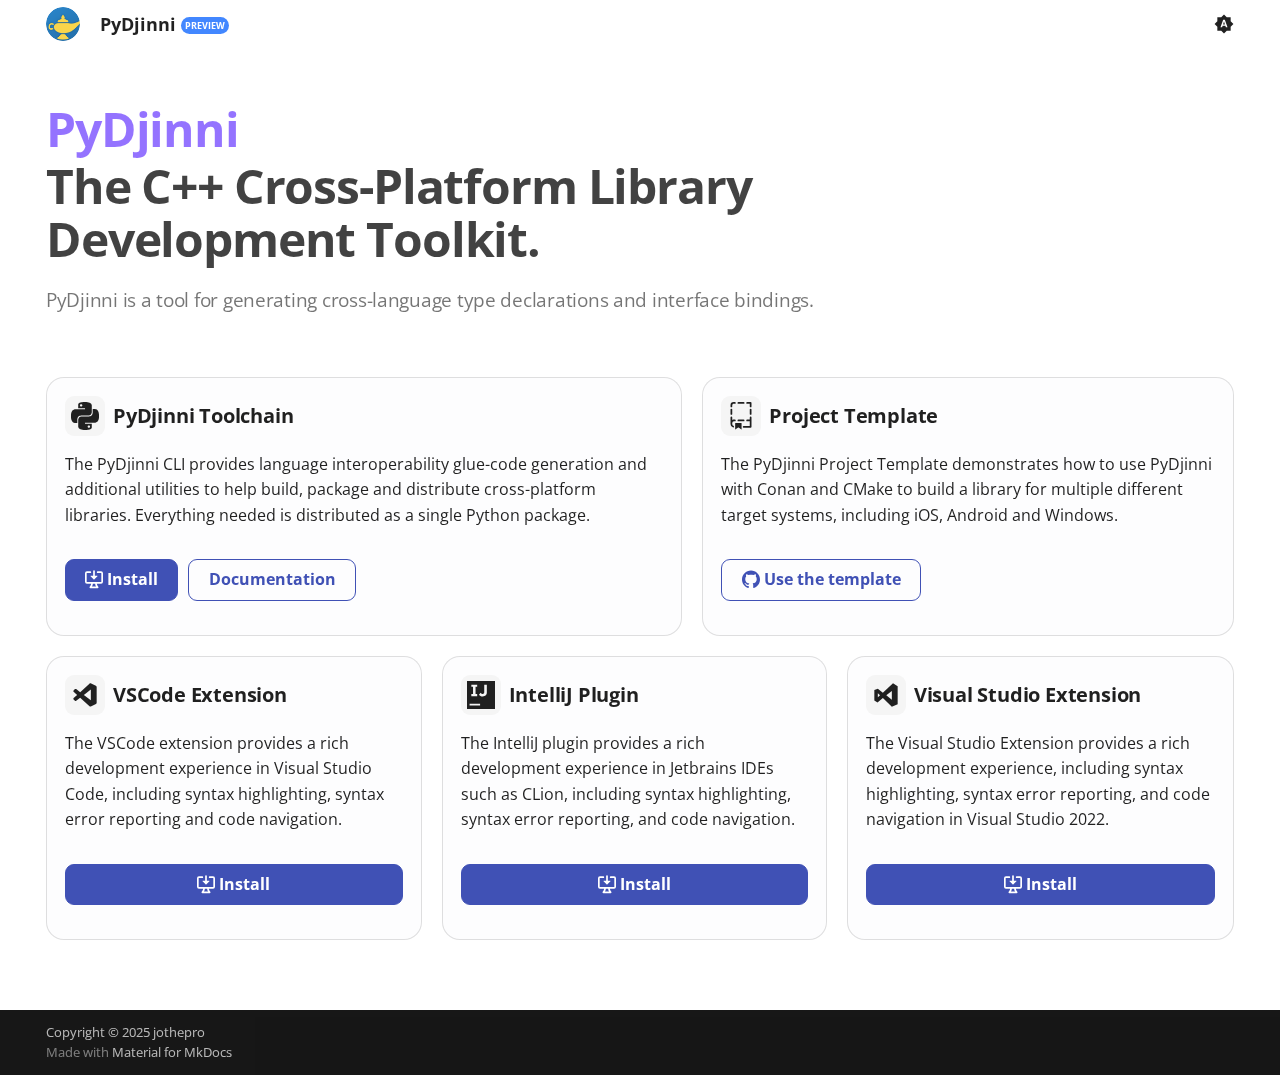
<file: index.html>
<!doctype html>
<html lang="en" class="no-js">
  <head>
    
      <meta charset="utf-8">
      <meta name="viewport" content="width=device-width,initial-scale=1">
      
      
      
      
      
      
      <link rel="icon" href="assets/logo.png">
      <meta name="generator" content="mkdocs-1.6.1, mkdocs-material-9.5.46">
    
    
      
        <title>PyDjinni - PyDjinni</title>
      
    
    
      <link rel="stylesheet" href="assets/stylesheets/main.6f8fc17f.min.css">
      
        
        <link rel="stylesheet" href="assets/stylesheets/palette.06af60db.min.css">
      
      


    
    
      
    
    
      
        
        
        <link rel="preconnect" href="https://fonts.gstatic.com" crossorigin>
        <link rel="stylesheet" href="https://fonts.googleapis.com/css?family=Open+Sans:300,300i,400,400i,700,700i%7CRoboto+Mono:400,400i,700,700i&display=fallback">
        <style>:root{--md-text-font:"Open Sans";--md-code-font:"Roboto Mono"}</style>
      
    
    
      <link rel="stylesheet" href="stylesheets/extra.css">
    
    <script>__md_scope=new URL(".",location),__md_hash=e=>[...e].reduce(((e,_)=>(e<<5)-e+_.charCodeAt(0)),0),__md_get=(e,_=localStorage,t=__md_scope)=>JSON.parse(_.getItem(t.pathname+"."+e)),__md_set=(e,_,t=localStorage,a=__md_scope)=>{try{t.setItem(a.pathname+"."+e,JSON.stringify(_))}catch(e){}}</script>
    
      

    
    
    
  </head>
  
  
    
    
      
    
    
    
    
    <body dir="ltr" data-md-color-scheme="default" data-md-color-primary="indigo" data-md-color-accent="indigo">
  
    
    <input class="md-toggle" data-md-toggle="drawer" type="checkbox" id="__drawer" autocomplete="off">
    <input class="md-toggle" data-md-toggle="search" type="checkbox" id="__search" autocomplete="off">
    <label class="md-overlay" for="__drawer"></label>
    <div data-md-component="skip">
      
        
        <a href="#pydjinni-toolchain" class="md-skip">
          Skip to content
        </a>
      
    </div>
    <div data-md-component="announce">
      
    </div>
    
    
      

  

<header class="md-header md-header--shadow" data-md-component="header">
  <nav class="md-header__inner md-grid" aria-label="Header">
    <a href="." title="PyDjinni" class="md-header__button md-logo" aria-label="PyDjinni" data-md-component="logo">
      
  <img src="assets/logo.png" alt="logo">

    </a>
    <label class="md-header__button md-icon" for="__drawer">
      
      <svg xmlns="http://www.w3.org/2000/svg" viewBox="0 0 24 24"><path d="M3 6h18v2H3zm0 5h18v2H3zm0 5h18v2H3z"/></svg>
    </label>
    <div class="md-header__title" data-md-component="header-title">
      <div class="md-header__ellipsis">
        <div class="md-header__topic">
          <span class="md-ellipsis">
            PyDjinni
          </span>
        </div>
        <div class="md-header__topic" data-md-component="header-topic">
          <span class="md-ellipsis">
            
              PyDjinni
            
          </span>
        </div>
      </div>
    </div>
    
      
        <form class="md-header__option" data-md-component="palette">
  
    
    
    
    <input class="md-option" data-md-color-media="(prefers-color-scheme)" data-md-color-scheme="default" data-md-color-primary="indigo" data-md-color-accent="indigo"  aria-label="Switch to light mode"  type="radio" name="__palette" id="__palette_0">
    
      <label class="md-header__button md-icon" title="Switch to light mode" for="__palette_1" hidden>
        <svg xmlns="http://www.w3.org/2000/svg" viewBox="0 0 24 24"><path d="m14.3 16-.7-2h-3.2l-.7 2H7.8L11 7h2l3.2 9zM20 8.69V4h-4.69L12 .69 8.69 4H4v4.69L.69 12 4 15.31V20h4.69L12 23.31 15.31 20H20v-4.69L23.31 12zm-9.15 3.96h2.3L12 9z"/></svg>
      </label>
    
  
    
    
    
    <input class="md-option" data-md-color-media="(prefers-color-scheme: light)" data-md-color-scheme="default" data-md-color-primary="white" data-md-color-accent="blue"  aria-label="Switch to dark mode"  type="radio" name="__palette" id="__palette_1">
    
      <label class="md-header__button md-icon" title="Switch to dark mode" for="__palette_2" hidden>
        <svg xmlns="http://www.w3.org/2000/svg" viewBox="0 0 16 16"><path d="M8 12a4 4 0 1 1 0-8 4 4 0 0 1 0 8m0-1.5a2.5 2.5 0 1 0 0-5 2.5 2.5 0 0 0 0 5m5.657-8.157a.75.75 0 0 1 0 1.061l-1.061 1.06a.749.749 0 0 1-1.275-.326.75.75 0 0 1 .215-.734l1.06-1.06a.75.75 0 0 1 1.06 0Zm-9.193 9.193a.75.75 0 0 1 0 1.06l-1.06 1.061a.75.75 0 1 1-1.061-1.06l1.06-1.061a.75.75 0 0 1 1.061 0M8 0a.75.75 0 0 1 .75.75v1.5a.75.75 0 0 1-1.5 0V.75A.75.75 0 0 1 8 0M3 8a.75.75 0 0 1-.75.75H.75a.75.75 0 0 1 0-1.5h1.5A.75.75 0 0 1 3 8m13 0a.75.75 0 0 1-.75.75h-1.5a.75.75 0 0 1 0-1.5h1.5A.75.75 0 0 1 16 8m-8 5a.75.75 0 0 1 .75.75v1.5a.75.75 0 0 1-1.5 0v-1.5A.75.75 0 0 1 8 13m3.536-1.464a.75.75 0 0 1 1.06 0l1.061 1.06a.75.75 0 0 1-1.06 1.061l-1.061-1.06a.75.75 0 0 1 0-1.061M2.343 2.343a.75.75 0 0 1 1.061 0l1.06 1.061a.75.75 0 0 1-.018 1.042.75.75 0 0 1-1.042.018l-1.06-1.06a.75.75 0 0 1 0-1.06Z"/></svg>
      </label>
    
  
    
    
    
    <input class="md-option" data-md-color-media="(prefers-color-scheme: dark)" data-md-color-scheme="slate" data-md-color-primary="blue" data-md-color-accent="blue"  aria-label="Switch to light mode"  type="radio" name="__palette" id="__palette_2">
    
      <label class="md-header__button md-icon" title="Switch to light mode" for="__palette_0" hidden>
        <svg xmlns="http://www.w3.org/2000/svg" viewBox="0 0 16 16"><path d="M9.598 1.591a.75.75 0 0 1 .785-.175 7.001 7.001 0 1 1-8.967 8.967.75.75 0 0 1 .961-.96 5.5 5.5 0 0 0 7.046-7.046.75.75 0 0 1 .175-.786m1.616 1.945a7 7 0 0 1-7.678 7.678 5.499 5.499 0 1 0 7.678-7.678"/></svg>
      </label>
    
  
</form>
      
    
    
      <script>var palette=__md_get("__palette");if(palette&&palette.color){if("(prefers-color-scheme)"===palette.color.media){var media=matchMedia("(prefers-color-scheme: light)"),input=document.querySelector(media.matches?"[data-md-color-media='(prefers-color-scheme: light)']":"[data-md-color-media='(prefers-color-scheme: dark)']");palette.color.media=input.getAttribute("data-md-color-media"),palette.color.scheme=input.getAttribute("data-md-color-scheme"),palette.color.primary=input.getAttribute("data-md-color-primary"),palette.color.accent=input.getAttribute("data-md-color-accent")}for(var[key,value]of Object.entries(palette.color))document.body.setAttribute("data-md-color-"+key,value)}</script>
    
    
    
    
  </nav>
  
</header>
    
    <div class="md-container" data-md-component="container">
      
      
        
          
        
      
      <main class="md-main" data-md-component="main">
        <div class="md-main__inner md-grid">
          
            
              
                
              
              <div class="md-sidebar md-sidebar--primary" data-md-component="sidebar" data-md-type="navigation" hidden>
                <div class="md-sidebar__scrollwrap">
                  <div class="md-sidebar__inner">
                    



<nav class="md-nav md-nav--primary" aria-label="Navigation" data-md-level="0">
  <label class="md-nav__title" for="__drawer">
    <a href="." title="PyDjinni" class="md-nav__button md-logo" aria-label="PyDjinni" data-md-component="logo">
      
  <img src="assets/logo.png" alt="logo">

    </a>
    PyDjinni
  </label>
  
  <ul class="md-nav__list" data-md-scrollfix>
    
      
      
  
  
    
  
  
  
    <li class="md-nav__item md-nav__item--active">
      
      <input class="md-nav__toggle md-toggle" type="checkbox" id="__toc">
      
      
      
        <label class="md-nav__link md-nav__link--active" for="__toc">
          
  
  <span class="md-ellipsis">
    Home
  </span>
  

          <span class="md-nav__icon md-icon"></span>
        </label>
      
      <a href="." class="md-nav__link md-nav__link--active">
        
  
  <span class="md-ellipsis">
    Home
  </span>
  

      </a>
      
        

<nav class="md-nav md-nav--secondary" aria-label="Table of contents">
  
  
  
  
    <label class="md-nav__title" for="__toc">
      <span class="md-nav__icon md-icon"></span>
      Table of contents
    </label>
    <ul class="md-nav__list" data-md-component="toc" data-md-scrollfix>
      
        <li class="md-nav__item">
  <a href="#pydjinni-toolchain" class="md-nav__link">
    <span class="md-ellipsis">
      PyDjinni Toolchain
    </span>
  </a>
  
</li>
      
        <li class="md-nav__item">
  <a href="#project-template" class="md-nav__link">
    <span class="md-ellipsis">
      Project Template
    </span>
  </a>
  
</li>
      
        <li class="md-nav__item">
  <a href="#vscode-extension" class="md-nav__link">
    <span class="md-ellipsis">
      VSCode Extension
    </span>
  </a>
  
</li>
      
        <li class="md-nav__item">
  <a href="#intellij-plugin" class="md-nav__link">
    <span class="md-ellipsis">
      IntelliJ Plugin
    </span>
  </a>
  
</li>
      
        <li class="md-nav__item">
  <a href="#visual-studio-extension" class="md-nav__link">
    <span class="md-ellipsis">
      Visual Studio Extension
    </span>
  </a>
  
</li>
      
    </ul>
  
</nav>
      
    </li>
  

    
  </ul>
</nav>
                  </div>
                </div>
              </div>
            
            
              
                
              
              <div class="md-sidebar md-sidebar--secondary" data-md-component="sidebar" data-md-type="toc" hidden>
                <div class="md-sidebar__scrollwrap">
                  <div class="md-sidebar__inner">
                    

<nav class="md-nav md-nav--secondary" aria-label="Table of contents">
  
  
  
  
    <label class="md-nav__title" for="__toc">
      <span class="md-nav__icon md-icon"></span>
      Table of contents
    </label>
    <ul class="md-nav__list" data-md-component="toc" data-md-scrollfix>
      
        <li class="md-nav__item">
  <a href="#pydjinni-toolchain" class="md-nav__link">
    <span class="md-ellipsis">
      PyDjinni Toolchain
    </span>
  </a>
  
</li>
      
        <li class="md-nav__item">
  <a href="#project-template" class="md-nav__link">
    <span class="md-ellipsis">
      Project Template
    </span>
  </a>
  
</li>
      
        <li class="md-nav__item">
  <a href="#vscode-extension" class="md-nav__link">
    <span class="md-ellipsis">
      VSCode Extension
    </span>
  </a>
  
</li>
      
        <li class="md-nav__item">
  <a href="#intellij-plugin" class="md-nav__link">
    <span class="md-ellipsis">
      IntelliJ Plugin
    </span>
  </a>
  
</li>
      
        <li class="md-nav__item">
  <a href="#visual-studio-extension" class="md-nav__link">
    <span class="md-ellipsis">
      Visual Studio Extension
    </span>
  </a>
  
</li>
      
    </ul>
  
</nav>
                  </div>
                </div>
              </div>
            
          
          
            <div class="md-content" data-md-component="content">
              <article class="md-content__inner md-typeset">
                
                  


<h1 class="hero-title">PyDjinni</h1>
<h1 class="hero-subtitle">The C++ Cross-Platform Library<br>Development Toolkit.</h1>
<p class="hero-abstract">
PyDjinni is a tool for generating cross-language type declarations and interface bindings.<br>
</p>
<p><br></p>
<div class="main-feature-panels">
<div class="feature-panel">
<h3 id="pydjinni-toolchain"><span class="feature-icon" markdown><span class="twemoji"><svg xmlns="http://www.w3.org/2000/svg" viewBox="0 0 24 24"><path d="m14.25.18.9.2.73.26.59.3.45.32.34.34.25.34.16.33.1.3.04.26.02.2-.01.13V8.5l-.05.63-.13.55-.21.46-.26.38-.3.31-.33.25-.35.19-.35.14-.33.1-.3.07-.26.04-.21.02H8.77l-.69.05-.59.14-.5.22-.41.27-.33.32-.27.35-.2.36-.15.37-.1.35-.07.32-.04.27-.02.21v3.06H3.17l-.21-.03-.28-.07-.32-.12-.35-.18-.36-.26-.36-.36-.35-.46-.32-.59-.28-.73-.21-.88-.14-1.05-.05-1.23.06-1.22.16-1.04.24-.87.32-.71.36-.57.4-.44.42-.33.42-.24.4-.16.36-.1.32-.05.24-.01h.16l.06.01h8.16v-.83H6.18l-.01-2.75-.02-.37.05-.34.11-.31.17-.28.25-.26.31-.23.38-.2.44-.18.51-.15.58-.12.64-.1.71-.06.77-.04.84-.02 1.27.05zm-6.3 1.98-.23.33-.08.41.08.41.23.34.33.22.41.09.41-.09.33-.22.23-.34.08-.41-.08-.41-.23-.33-.33-.22-.41-.09-.41.09zm13.09 3.95.28.06.32.12.35.18.36.27.36.35.35.47.32.59.28.73.21.88.14 1.04.05 1.23-.06 1.23-.16 1.04-.24.86-.32.71-.36.57-.4.45-.42.33-.42.24-.4.16-.36.09-.32.05-.24.02-.16-.01h-8.22v.82h5.84l.01 2.76.02.36-.05.34-.11.31-.17.29-.25.25-.31.24-.38.2-.44.17-.51.15-.58.13-.64.09-.71.07-.77.04-.84.01-1.27-.04-1.07-.14-.9-.2-.73-.25-.59-.3-.45-.33-.34-.34-.25-.34-.16-.33-.1-.3-.04-.25-.02-.2.01-.13v-5.34l.05-.64.13-.54.21-.46.26-.38.3-.32.33-.24.35-.2.35-.14.33-.1.3-.06.26-.04.21-.02.13-.01h5.84l.69-.05.59-.14.5-.21.41-.28.33-.32.27-.35.2-.36.15-.36.1-.35.07-.32.04-.28.02-.21V6.07h2.09l.14.01zm-6.47 14.25-.23.33-.08.41.08.41.23.33.33.23.41.08.41-.08.33-.23.23-.33.08-.41-.08-.41-.23-.33-.33-.23-.41-.08-.41.08z"/></svg></span></span>PyDjinni Toolchain<a class="headerlink" href="#pydjinni-toolchain" title="Permanent link">&para;</a></h3>
<p>The PyDjinni CLI provides language interoperability glue-code generation and additional utilities to help build, package and distribute cross-platform libraries.
Everything needed is distributed as a single Python package.</p>
<div class="hero-buttons">
<p><a class="md-button md-button--primary" href="https://pypi.org/project/pydjinni/"><span class="twemoji"><svg xmlns="http://www.w3.org/2000/svg" viewBox="0 0 16 16"><path d="m4.927 5.427 2.896 2.896a.25.25 0 0 0 .354 0l2.896-2.896A.25.25 0 0 0 10.896 5H8.75V.75a.75.75 0 1 0-1.5 0V5H5.104a.25.25 0 0 0-.177.427"/><path d="M1.573 2.573a.25.25 0 0 0-.073.177v7.5a.25.25 0 0 0 .25.25h12.5a.25.25 0 0 0 .25-.25v-7.5a.25.25 0 0 0-.25-.25h-3a.75.75 0 1 1 0-1.5h3A1.75 1.75 0 0 1 16 2.75v7.5A1.75 1.75 0 0 1 14.25 12h-3.727c.099 1.041.52 1.872 1.292 2.757A.75.75 0 0 1 11.25 16h-6.5a.75.75 0 0 1-.565-1.243c.772-.885 1.192-1.716 1.292-2.757H1.75A1.75 1.75 0 0 1 0 10.25v-7.5A1.75 1.75 0 0 1 1.75 1h3a.75.75 0 0 1 0 1.5h-3a.25.25 0 0 0-.177.073M6.982 12a5.7 5.7 0 0 1-.765 2.5h3.566a5.7 5.7 0 0 1-.765-2.5z"/></svg></span> Install</a>
<a class="md-button" href="https://pydjinni.github.io/pydjinni/latest/">Documentation</a></p>
</div>
</div>
<div class="feature-panel">
<h3 id="project-template"><span class="feature-icon" markdown><span class="twemoji"><svg xmlns="http://www.w3.org/2000/svg" viewBox="0 0 24 24"><path d="M5.75 0A2.75 2.75 0 0 0 3 2.75v1a.75.75 0 0 0 1.5 0v-1c0-.69.56-1.25 1.25-1.25h1a.75.75 0 0 0 0-1.5zm4 0a.75.75 0 0 0 0 1.5h4.5a.75.75 0 0 0 0-1.5zm7.5 0a.75.75 0 0 0 0 1.5h2.25v2.25a.75.75 0 0 0 1.5 0v-3a.75.75 0 0 0-.75-.75zM4.5 6.5a.75.75 0 0 0-1.5 0v3.75a.75.75 0 0 0 1.5 0zm16.5 0a.75.75 0 0 0-1.5 0v3.75a.75.75 0 0 0 1.5 0zM4.5 13.25a.75.75 0 0 0-1.5 0v5.5a3.25 3.25 0 0 0 1.95 2.98.75.75 0 1 0 .6-1.375A1.75 1.75 0 0 1 4.5 18.75V18A1.5 1.5 0 0 1 6 16.5h.75a.75.75 0 0 0 0-1.5H6c-.546 0-1.059.146-1.5.401zm16.5 0a.75.75 0 0 0-1.5 0V15h-2.25a.75.75 0 0 0 0 1.5h2.25v4h-5.25a.75.75 0 0 0 0 1.5h6a.75.75 0 0 0 .75-.75zM9.75 15a.75.75 0 0 0 0 1.5h4.5a.75.75 0 0 0 0-1.5zm-2.353 8.461A.25.25 0 0 1 7 23.26v-5.01a.25.25 0 0 1 .25-.25h5a.25.25 0 0 1 .25.25v5.01a.25.25 0 0 1-.397.201l-2.206-1.604a.25.25 0 0 0-.294 0z"/></svg></span></span>Project Template<a class="headerlink" href="#project-template" title="Permanent link">&para;</a></h3>
<p>The PyDjinni Project Template demonstrates how to use PyDjinni with Conan and CMake to build a library for multiple different target systems, including iOS, Android and Windows.</p>
<div class="hero-buttons">
<p><a class="md-button" href="https://github.com/pydjinni/pydjinni-project-template"><span class="twemoji"><svg xmlns="http://www.w3.org/2000/svg" viewBox="0 0 24 24"><path d="M12 .297c-6.63 0-12 5.373-12 12 0 5.303 3.438 9.8 8.205 11.385.6.113.82-.258.82-.577 0-.285-.01-1.04-.015-2.04-3.338.724-4.042-1.61-4.042-1.61C4.422 18.07 3.633 17.7 3.633 17.7c-1.087-.744.084-.729.084-.729 1.205.084 1.838 1.236 1.838 1.236 1.07 1.835 2.809 1.305 3.495.998.108-.776.417-1.305.76-1.605-2.665-.3-5.466-1.332-5.466-5.93 0-1.31.465-2.38 1.235-3.22-.135-.303-.54-1.523.105-3.176 0 0 1.005-.322 3.3 1.23.96-.267 1.98-.399 3-.405 1.02.006 2.04.138 3 .405 2.28-1.552 3.285-1.23 3.285-1.23.645 1.653.24 2.873.12 3.176.765.84 1.23 1.91 1.23 3.22 0 4.61-2.805 5.625-5.475 5.92.42.36.81 1.096.81 2.22 0 1.606-.015 2.896-.015 3.286 0 .315.21.69.825.57C20.565 22.092 24 17.592 24 12.297c0-6.627-5.373-12-12-12"/></svg></span> Use the template</a></p>
</div>
</div>
</div>
<div class="secondary-feature-panels">
<div class="feature-panel">
<h3 id="vscode-extension"><span class="feature-icon" markdown><span class="twemoji"><svg xmlns="http://www.w3.org/2000/svg" viewBox="0 0 24 24"><path d="M17 16.47V7.39l-6 4.54M2.22 9.19a.86.86 0 0 1-.02-1.15l1.2-1.11c.2-.18.69-.26 1.05 0l3.42 2.61 7.93-7.25c.32-.32.87-.45 1.5-.12l4 1.91c.36.21.7.54.7 1.15v13.5c0 .4-.29.83-.6 1l-4.4 2.1c-.32.13-.92.01-1.13-.2l-8.02-7.3-3.4 2.6c-.38.26-.85.19-1.05 0l-1.2-1.1c-.32-.33-.28-.87.05-1.2l3-2.7"/></svg></span></span>VSCode Extension<a class="headerlink" href="#vscode-extension" title="Permanent link">&para;</a></h3>
<p>The VSCode extension provides a rich development experience in Visual Studio Code, including syntax highlighting, syntax error reporting and code navigation.</p>
<div class="hero-buttons">
<p><a class="md-button md-button--primary" href="https://marketplace.visualstudio.com/items?itemName=PyDjinni.pydjinni-vscode"><span class="twemoji"><svg xmlns="http://www.w3.org/2000/svg" viewBox="0 0 16 16"><path d="m4.927 5.427 2.896 2.896a.25.25 0 0 0 .354 0l2.896-2.896A.25.25 0 0 0 10.896 5H8.75V.75a.75.75 0 1 0-1.5 0V5H5.104a.25.25 0 0 0-.177.427"/><path d="M1.573 2.573a.25.25 0 0 0-.073.177v7.5a.25.25 0 0 0 .25.25h12.5a.25.25 0 0 0 .25-.25v-7.5a.25.25 0 0 0-.25-.25h-3a.75.75 0 1 1 0-1.5h3A1.75 1.75 0 0 1 16 2.75v7.5A1.75 1.75 0 0 1 14.25 12h-3.727c.099 1.041.52 1.872 1.292 2.757A.75.75 0 0 1 11.25 16h-6.5a.75.75 0 0 1-.565-1.243c.772-.885 1.192-1.716 1.292-2.757H1.75A1.75 1.75 0 0 1 0 10.25v-7.5A1.75 1.75 0 0 1 1.75 1h3a.75.75 0 0 1 0 1.5h-3a.25.25 0 0 0-.177.073M6.982 12a5.7 5.7 0 0 1-.765 2.5h3.566a5.7 5.7 0 0 1-.765-2.5z"/></svg></span> Install</a></p>
</div>
</div>
<div class="feature-panel">
<h3 id="intellij-plugin"><span class="feature-icon" markdown><span class="twemoji"><svg xmlns="http://www.w3.org/2000/svg" viewBox="0 0 24 24"><path d="M0 0v24h24V0zm3.723 3.111h5v1.834h-1.39v6.277h1.39v1.834h-5v-1.834h1.444V4.945H3.723zm11.055 0H17v6.5c0 .612-.055 1.111-.222 1.556-.167.444-.39.777-.723 1.11-.277.279-.666.557-1.11.668a3.9 3.9 0 0 1-1.445.278c-.778 0-1.444-.167-1.944-.445a4.8 4.8 0 0 1-1.279-1.056l1.39-1.555a3.2 3.2 0 0 0 .833.722c.277.167.611.278.945.278.389 0 .721-.111 1-.389.221-.278.333-.667.333-1.278zM2.222 19.5h9V21h-9z"/></svg></span></span>IntelliJ Plugin<a class="headerlink" href="#intellij-plugin" title="Permanent link">&para;</a></h3>
<p>The IntelliJ plugin provides a rich development experience in Jetbrains IDEs such as CLion, including syntax highlighting, syntax error reporting, and code navigation.</p>
<div class="hero-buttons">
<p><a class="md-button md-button--primary" href="https://plugins.jetbrains.com/plugin/23931-pydjinni"><span class="twemoji"><svg xmlns="http://www.w3.org/2000/svg" viewBox="0 0 16 16"><path d="m4.927 5.427 2.896 2.896a.25.25 0 0 0 .354 0l2.896-2.896A.25.25 0 0 0 10.896 5H8.75V.75a.75.75 0 1 0-1.5 0V5H5.104a.25.25 0 0 0-.177.427"/><path d="M1.573 2.573a.25.25 0 0 0-.073.177v7.5a.25.25 0 0 0 .25.25h12.5a.25.25 0 0 0 .25-.25v-7.5a.25.25 0 0 0-.25-.25h-3a.75.75 0 1 1 0-1.5h3A1.75 1.75 0 0 1 16 2.75v7.5A1.75 1.75 0 0 1 14.25 12h-3.727c.099 1.041.52 1.872 1.292 2.757A.75.75 0 0 1 11.25 16h-6.5a.75.75 0 0 1-.565-1.243c.772-.885 1.192-1.716 1.292-2.757H1.75A1.75 1.75 0 0 1 0 10.25v-7.5A1.75 1.75 0 0 1 1.75 1h3a.75.75 0 0 1 0 1.5h-3a.25.25 0 0 0-.177.073M6.982 12a5.7 5.7 0 0 1-.765 2.5h3.566a5.7 5.7 0 0 1-.765-2.5z"/></svg></span> Install</a></p>
</div>
</div>
<div class="feature-panel">
<h3 id="visual-studio-extension"><span class="feature-icon" markdown><span class="twemoji"><svg xmlns="http://www.w3.org/2000/svg" viewBox="0 0 24 24"><path d="m17 8.5-4.75 3.82L17 16zM4.7 18.4 2 16.7v-9l3-1 4.3 3.33L18 2l4 2.5V20l-5 2-7.66-7.34zM5 14l1.86-1.72L5 10.5z"/></svg></span></span>Visual Studio Extension<a class="headerlink" href="#visual-studio-extension" title="Permanent link">&para;</a></h3>
<p>The Visual Studio Extension provides a rich development experience, including syntax highlighting, syntax error reporting, and code navigation in Visual Studio 2022.</p>
<div class="hero-buttons">
<p><a class="md-button md-button--primary" href="https://marketplace.visualstudio.com/items?itemName=PyDjinni.PyDjinni"><span class="twemoji"><svg xmlns="http://www.w3.org/2000/svg" viewBox="0 0 16 16"><path d="m4.927 5.427 2.896 2.896a.25.25 0 0 0 .354 0l2.896-2.896A.25.25 0 0 0 10.896 5H8.75V.75a.75.75 0 1 0-1.5 0V5H5.104a.25.25 0 0 0-.177.427"/><path d="M1.573 2.573a.25.25 0 0 0-.073.177v7.5a.25.25 0 0 0 .25.25h12.5a.25.25 0 0 0 .25-.25v-7.5a.25.25 0 0 0-.25-.25h-3a.75.75 0 1 1 0-1.5h3A1.75 1.75 0 0 1 16 2.75v7.5A1.75 1.75 0 0 1 14.25 12h-3.727c.099 1.041.52 1.872 1.292 2.757A.75.75 0 0 1 11.25 16h-6.5a.75.75 0 0 1-.565-1.243c.772-.885 1.192-1.716 1.292-2.757H1.75A1.75 1.75 0 0 1 0 10.25v-7.5A1.75 1.75 0 0 1 1.75 1h3a.75.75 0 0 1 0 1.5h-3a.25.25 0 0 0-.177.073M6.982 12a5.7 5.7 0 0 1-.765 2.5h3.566a5.7 5.7 0 0 1-.765-2.5z"/></svg></span> Install</a></p>
</div>
</div>
</div>
<p><br></p>







  
  




  



                
              </article>
            </div>
          
          
<script>var target=document.getElementById(location.hash.slice(1));target&&target.name&&(target.checked=target.name.startsWith("__tabbed_"))</script>
        </div>
        
          <button type="button" class="md-top md-icon" data-md-component="top" hidden>
  
  <svg xmlns="http://www.w3.org/2000/svg" viewBox="0 0 24 24"><path d="M13 20h-2V8l-5.5 5.5-1.42-1.42L12 4.16l7.92 7.92-1.42 1.42L13 8z"/></svg>
  Back to top
</button>
        
      </main>
      
        <footer class="md-footer">
  
    
  
  <div class="md-footer-meta md-typeset">
    <div class="md-footer-meta__inner md-grid">
      <div class="md-copyright">
  
    <div class="md-copyright__highlight">
      Copyright &copy; 2025 jothepro
    </div>
  
  
    Made with
    <a href="https://squidfunk.github.io/mkdocs-material/" target="_blank" rel="noopener">
      Material for MkDocs
    </a>
  
</div>
      
    </div>
  </div>
</footer>
      
    </div>
    <div class="md-dialog" data-md-component="dialog">
      <div class="md-dialog__inner md-typeset"></div>
    </div>
    
    
    <script id="__config" type="application/json">{"base": ".", "features": ["navigation.instant", "navigation.tracking", "navigation.top", "navigation.footer", "content.action.edit", "content.code.copy", "content.code.annotate", "announce.dismiss"], "search": "assets/javascripts/workers/search.6ce7567c.min.js", "translations": {"clipboard.copied": "Copied to clipboard", "clipboard.copy": "Copy to clipboard", "search.result.more.one": "1 more on this page", "search.result.more.other": "# more on this page", "search.result.none": "No matching documents", "search.result.one": "1 matching document", "search.result.other": "# matching documents", "search.result.placeholder": "Type to start searching", "search.result.term.missing": "Missing", "select.version": "Select version"}}</script>
    
    
      <script src="assets/javascripts/bundle.83f73b43.min.js"></script>
      
    
  </body>
</html>
</file>
<file: stylesheets/extra.css>
:root {
    --border-radius: 0.45rem;
}

@media screen {
    [data-md-color-scheme=slate] {
        --md-default-bg-color: var(--md-footer-bg-color--dark);
    }
    [data-md-color-scheme=default] {
        --md-typeset-a-color: #4051b5;
    }
}

.md-banner {
    background: #ff91001a;
    border-bottom: 1px solid #ff9100;
    color: var(--md-default-fg-color);
}

@media screen and (min-width: 385px) {
    .md-header__title .md-ellipsis::after {
        content: "PREVIEW";
        background: var(--md-accent-fg-color);
        border-radius: var(--border-radius);
        padding: 2px 4px;
        color: var(--md-default-bg-color);
        font-size: 50%;
        font-weight: bold;
        vertical-align: 5%;
    }
}


.md-typeset h1, .md-typeset h2 {
    font-weight: 600;
}

.md-typeset h5 {
    text-transform: none;
}

.md-typeset__table {
  width: 100%;
}

.md-typeset__table table:not([class]) {
  display: table
}

.md-header--shadow {
    box-shadow: none;
}

.md-tabs {
    background: none;
    border-bottom: none !important;
}

.md-header {
    background-color: var(--md-default-bg-color);
}

.md-header__button.md-icon svg {
    width: 1rem;
    height: 1rem;
}

.md-header__button.md-icon {
    border-radius: 100%;
}

.md-header__button.md-icon:hover {
    background: var(--md-accent-fg-color--transparent);
    opacity: 1;
}

.md-typeset code, .md-typeset table:not([class]), .md-dialog, .md-version__list {
    border-radius: var(--border-radius);
}

.md-typeset .md-button :is(.emojione,.twemoji,.gemoji) {
    height: 1.4em;
}

.md-typeset .md-button {
    border-radius: var(--border-radius);
    padding: .425em 1.2em;
    border-width: .06rem;
}

.md-header__button.md-logo img {
    height: 1.7rem !important;
    border-radius: 100%;
    transition: box-shadow .12s ease-in;
}

.md-header__button.md-logo:hover {
    opacity: 1;

}

.md-header__button.md-logo:hover img {
    box-shadow: 0 0 0 0.18rem var(--md-accent-fg-color--transparent);
}

.md-top {
    border: 1px solid var(--md-typeset-table-color);
}

.md-header__button.md-logo {
    padding-top: 0;
    padding-bottom: 0;
    margin-top: 0;
    margin-bottom: 0;
    padding-right: 0;
    margin-right: 0;
}

.js .md-typeset .tabbed-labels:before {
    height: 3px;
    border-radius: 3px 3px 0 0;
    background: var(--md-accent-fg-color);
}

@media screen {
    .md-typeset .tabbed-set > input:first-child:checked ~ .tabbed-labels > :first-child, .md-typeset .tabbed-set > input:nth-child(10):checked ~ .tabbed-labels > :nth-child(10), .md-typeset .tabbed-set > input:nth-child(11):checked ~ .tabbed-labels > :nth-child(11), .md-typeset .tabbed-set > input:nth-child(12):checked ~ .tabbed-labels > :nth-child(12), .md-typeset .tabbed-set > input:nth-child(13):checked ~ .tabbed-labels > :nth-child(13), .md-typeset .tabbed-set > input:nth-child(14):checked ~ .tabbed-labels > :nth-child(14), .md-typeset .tabbed-set > input:nth-child(15):checked ~ .tabbed-labels > :nth-child(15), .md-typeset .tabbed-set > input:nth-child(16):checked ~ .tabbed-labels > :nth-child(16), .md-typeset .tabbed-set > input:nth-child(17):checked ~ .tabbed-labels > :nth-child(17), .md-typeset .tabbed-set > input:nth-child(18):checked ~ .tabbed-labels > :nth-child(18), .md-typeset .tabbed-set > input:nth-child(19):checked ~ .tabbed-labels > :nth-child(19), .md-typeset .tabbed-set > input:nth-child(2):checked ~ .tabbed-labels > :nth-child(2), .md-typeset .tabbed-set > input:nth-child(20):checked ~ .tabbed-labels > :nth-child(20), .md-typeset .tabbed-set > input:nth-child(3):checked ~ .tabbed-labels > :nth-child(3), .md-typeset .tabbed-set > input:nth-child(4):checked ~ .tabbed-labels > :nth-child(4), .md-typeset .tabbed-set > input:nth-child(5):checked ~ .tabbed-labels > :nth-child(5), .md-typeset .tabbed-set > input:nth-child(6):checked ~ .tabbed-labels > :nth-child(6), .md-typeset .tabbed-set > input:nth-child(7):checked ~ .tabbed-labels > :nth-child(7), .md-typeset .tabbed-set > input:nth-child(8):checked ~ .tabbed-labels > :nth-child(8), .md-typeset .tabbed-set > input:nth-child(9):checked ~ .tabbed-labels > :nth-child(9) {
        color: var(--md-accent-fg-color);
    }
}

.md-typeset h1.hero-title {
    font-size: 2.4em;
    font-weight: bold;
    letter-spacing: -0.024em;
    margin: 0;
    background-color: #9473FF;
    background-image: url("https://unsplash.com/photos/33xSu0EWgP4/download?ixid=MnwxMjA3fDB8MXxzZWFyY2h8NzB8fGNvbG9yZnVsJTIwYmx1cnJlZHxkZXwwfHx8fDE2ODIwMzQ5NDU&force=true&w=640");
    background-repeat: repeat;
    background-size: 2500px 2500px;
    background-clip:text;
    -webkit-background-clip:text;
    animation: animate 120s ease-in-out infinite;
    color: transparent;
}

.md-typeset h1.hero-subtitle {
    margin: 0;
    font-size: 2.4em;
    color: var(--md-default-fg-color);
    letter-spacing: -0.024em;
    line-height: 1.1em;
    opacity: 0.85;
    font-weight: bold;
}

.md-typeset p.hero-abstract {
    color: var(--md-default-fg-color--light);
    font-size: 1em;
    letter-spacing: -0.014em;
}

.main-feature-panels, .secondary-feature-panels {
    display: flex;
    flex-direction: column;
    gap: 20px;
    align-items: stretch;
    margin-bottom: 20px;
}

.feature-panel {
    background: rgba(190, 190, 220, 0.03);
    border-radius: calc(2* var(--border-radius));
    padding: 18px;
    border: 1px solid var(--md-typeset-table-color);
    flex-grow: 1;
    display: block;

}

.feature-panel div.highlight pre {
    margin: 0;
}

.feature-icon {
    display: inline-block;
    background: var(--md-code-bg-color);
    border-radius: var(--border-radius);
    width: 40px;
    height: 40px;
    margin-right: 8px;
    text-align: center;
}

.feature-icon .twemoji {
    --md-icon-size: 1.4em;
}

.feature-panel h3 {
    margin-top: 0;
    font-weight: bold;
    line-height: 40px;
}

.feature-panel h3 .headerlink {
    display: none;
}

.hero-buttons p {
    display: flex;
    flex-wrap: wrap;
    gap: 10px;
    padding-top: 15px;
}

.hero-buttons a.md-button {
    text-align: center;
}

.secondary-feature-panels .hero-buttons a.md-button {
    flex-grow: 1;
}

.hero-buttons a.disabled {
    color: gray !important;
    border-color: gray !important;
    cursor: default;
    background: none !important;
}

@media screen and (max-width: 600px) {
    .hero-buttons p {
        justify-content: center;
    }
    .hero-buttons a.md-button:first-child {
        width: 100%;
    }

    .main-feature-panels .hero-buttons a.md-button {
        flex-grow: 1;
    }
    
}

a[href="https://github.com/pydjinni/pydjinni/edit/main/docs/index.md"] > svg {
    display: none;
}

@media screen and (min-width: 60em) {
    .md-search__form {
        height: 1.64rem;
        border-radius: 0.8rem;
        background-color: var(--md-default-bg-color) !important;
        border: 1px solid var(--md-typeset-table-color);
    }

    [data-md-toggle=search]:checked~.md-header .md-search__form {
        border-radius: 0.8rem;
    }

    .md-search__input {
        font-size: 0.68rem;
    }

    .md-search__icon, .md-search__icon svg {
        width: 1.05rem;
        height: 1.05rem;
    }

    .md-search__output {
        border-radius: var(--border-radius) !important;
        top: 2.1rem;
    }

    .md-header__source a {
        margin: 0.3rem;
        border-radius: var(--border-radius);
    }

    .md-header__source a .md-source__icon.md-icon {
        height: 1.8rem;
    }

    .md-header__source a .md-source__icon.md-icon svg {
        margin-top: 0.3rem;
    }

    .md-header__source a.md-source:hover {
        background: var(--md-accent-fg-color--transparent);
        opacity: 1;
    }

    .left {
        float: left;
        min-width: 35%;
        margin-right: 2em;
    }

    .clear {
        float: left;
        width: 100%;
        display: block;
        height: 2em;
    }

    .md-typeset h1.hero-title, .md-typeset h1.hero-subtitle {
        font-size: 3em;
    }

    .main-feature-panels, .secondary-feature-panels {
        flex-direction: row;
    }

    .md-typeset p.hero-abstract {
        font-size: 1.2em;
    }

}

@keyframes animate {
    0%, 100% {
        background-position: top left;
    }
    50% {
        background-position: bottom right;
    }
}


.md-typeset h1.hero-title .headerlink {
    display: none;
}

.md-tooltip {
    border-radius: 0 var(--border-radius) var(--border-radius) var(--border-radius);
    border: 1px solid var(--md-default-fg-color--lightest);
}

[data-md-color-scheme=slate] .invert-in-dark-mode {
    filter: invert(0.9) hue-rotate(180deg);
}

.md-nav--primary .md-nav__title[for=__drawer] {
    background-color: transparent;
}

[data-md-toggle=drawer]:checked~.md-container .md-sidebar--primary {
    border-radius: 0 calc(2 * var(--border-radius)) calc(2 * var(--border-radius)) 0;
    overflow: hidden;
    border: 1px solid var(--md-default-fg-color--lightest);
    border-left: 0;
}

.new-badge::before {
    content: "new";
    background: var(--md-accent-fg-color);
    color: var(--md-default-bg-color);
    border-radius: var(--border-radius);
    font-size: 50%;
    padding: 2px 6px;
    margin-right: 6px;
    vertical-align: 25%;
}
</file>
<file: assets/stylesheets/main.6f8fc17f.min.css>
@charset "UTF-8";html{-webkit-text-size-adjust:none;-moz-text-size-adjust:none;text-size-adjust:none;box-sizing:border-box}*,:after,:before{box-sizing:inherit}@media (prefers-reduced-motion){*,:after,:before{transition:none!important}}body{margin:0}a,button,input,label{-webkit-tap-highlight-color:transparent}a{color:inherit;text-decoration:none}hr{border:0;box-sizing:initial;display:block;height:.05rem;overflow:visible;padding:0}small{font-size:80%}sub,sup{line-height:1em}img{border-style:none}table{border-collapse:initial;border-spacing:0}td,th{font-weight:400;vertical-align:top}button{background:#0000;border:0;font-family:inherit;font-size:inherit;margin:0;padding:0}input{border:0;outline:none}:root{--md-primary-fg-color:#4051b5;--md-primary-fg-color--light:#5d6cc0;--md-primary-fg-color--dark:#303fa1;--md-primary-bg-color:#fff;--md-primary-bg-color--light:#ffffffb3;--md-accent-fg-color:#526cfe;--md-accent-fg-color--transparent:#526cfe1a;--md-accent-bg-color:#fff;--md-accent-bg-color--light:#ffffffb3}[data-md-color-scheme=default]{color-scheme:light}[data-md-color-scheme=default] img[src$="#gh-dark-mode-only"],[data-md-color-scheme=default] img[src$="#only-dark"]{display:none}:root,[data-md-color-scheme=default]{--md-hue:225deg;--md-default-fg-color:#000000de;--md-default-fg-color--light:#0000008a;--md-default-fg-color--lighter:#00000052;--md-default-fg-color--lightest:#00000012;--md-default-bg-color:#fff;--md-default-bg-color--light:#ffffffb3;--md-default-bg-color--lighter:#ffffff4d;--md-default-bg-color--lightest:#ffffff1f;--md-code-fg-color:#36464e;--md-code-bg-color:#f5f5f5;--md-code-hl-color:#4287ff;--md-code-hl-color--light:#4287ff1a;--md-code-hl-number-color:#d52a2a;--md-code-hl-special-color:#db1457;--md-code-hl-function-color:#a846b9;--md-code-hl-constant-color:#6e59d9;--md-code-hl-keyword-color:#3f6ec6;--md-code-hl-string-color:#1c7d4d;--md-code-hl-name-color:var(--md-code-fg-color);--md-code-hl-operator-color:var(--md-default-fg-color--light);--md-code-hl-punctuation-color:var(--md-default-fg-color--light);--md-code-hl-comment-color:var(--md-default-fg-color--light);--md-code-hl-generic-color:var(--md-default-fg-color--light);--md-code-hl-variable-color:var(--md-default-fg-color--light);--md-typeset-color:var(--md-default-fg-color);--md-typeset-a-color:var(--md-primary-fg-color);--md-typeset-del-color:#f5503d26;--md-typeset-ins-color:#0bd57026;--md-typeset-kbd-color:#fafafa;--md-typeset-kbd-accent-color:#fff;--md-typeset-kbd-border-color:#b8b8b8;--md-typeset-mark-color:#ffff0080;--md-typeset-table-color:#0000001f;--md-typeset-table-color--light:rgba(0,0,0,.035);--md-admonition-fg-color:var(--md-default-fg-color);--md-admonition-bg-color:var(--md-default-bg-color);--md-warning-fg-color:#000000de;--md-warning-bg-color:#ff9;--md-footer-fg-color:#fff;--md-footer-fg-color--light:#ffffffb3;--md-footer-fg-color--lighter:#ffffff73;--md-footer-bg-color:#000000de;--md-footer-bg-color--dark:#00000052;--md-shadow-z1:0 0.2rem 0.5rem #0000000d,0 0 0.05rem #0000001a;--md-shadow-z2:0 0.2rem 0.5rem #0000001a,0 0 0.05rem #00000040;--md-shadow-z3:0 0.2rem 0.5rem #0003,0 0 0.05rem #00000059}.md-icon svg{fill:currentcolor;display:block;height:1.2rem;width:1.2rem}body{-webkit-font-smoothing:antialiased;-moz-osx-font-smoothing:grayscale;--md-text-font-family:var(--md-text-font,_),-apple-system,BlinkMacSystemFont,Helvetica,Arial,sans-serif;--md-code-font-family:var(--md-code-font,_),SFMono-Regular,Consolas,Menlo,monospace}aside,body,input{font-feature-settings:"kern","liga";color:var(--md-typeset-color);font-family:var(--md-text-font-family)}code,kbd,pre{font-feature-settings:"kern";font-family:var(--md-code-font-family)}:root{--md-typeset-table-sort-icon:url('data:image/svg+xml;charset=utf-8,<svg xmlns="http://www.w3.org/2000/svg" viewBox="0 0 24 24"><path d="m18 21-4-4h3V7h-3l4-4 4 4h-3v10h3M2 19v-2h10v2M2 13v-2h7v2M2 7V5h4v2z"/></svg>');--md-typeset-table-sort-icon--asc:url('data:image/svg+xml;charset=utf-8,<svg xmlns="http://www.w3.org/2000/svg" viewBox="0 0 24 24"><path d="M19 17h3l-4 4-4-4h3V3h2M2 17h10v2H2M6 5v2H2V5m0 6h7v2H2z"/></svg>');--md-typeset-table-sort-icon--desc:url('data:image/svg+xml;charset=utf-8,<svg xmlns="http://www.w3.org/2000/svg" viewBox="0 0 24 24"><path d="M19 7h3l-4-4-4 4h3v14h2M2 17h10v2H2M6 5v2H2V5m0 6h7v2H2z"/></svg>')}.md-typeset{-webkit-print-color-adjust:exact;color-adjust:exact;font-size:.8rem;line-height:1.6}@media print{.md-typeset{font-size:.68rem}}.md-typeset blockquote,.md-typeset dl,.md-typeset figure,.md-typeset ol,.md-typeset pre,.md-typeset ul{margin-bottom:1em;margin-top:1em}.md-typeset h1{color:var(--md-default-fg-color--light);font-size:2em;line-height:1.3;margin:0 0 1.25em}.md-typeset h1,.md-typeset h2{font-weight:300;letter-spacing:-.01em}.md-typeset h2{font-size:1.5625em;line-height:1.4;margin:1.6em 0 .64em}.md-typeset h3{font-size:1.25em;font-weight:400;letter-spacing:-.01em;line-height:1.5;margin:1.6em 0 .8em}.md-typeset h2+h3{margin-top:.8em}.md-typeset h4{font-weight:700;letter-spacing:-.01em;margin:1em 0}.md-typeset h5,.md-typeset h6{color:var(--md-default-fg-color--light);font-size:.8em;font-weight:700;letter-spacing:-.01em;margin:1.25em 0}.md-typeset h5{text-transform:uppercase}.md-typeset h5 code{text-transform:none}.md-typeset hr{border-bottom:.05rem solid var(--md-default-fg-color--lightest);display:flow-root;margin:1.5em 0}.md-typeset a{color:var(--md-typeset-a-color);word-break:break-word}.md-typeset a,.md-typeset a:before{transition:color 125ms}.md-typeset a:focus,.md-typeset a:hover{color:var(--md-accent-fg-color)}.md-typeset a:focus code,.md-typeset a:hover code{background-color:var(--md-accent-fg-color--transparent)}.md-typeset a code{color:currentcolor;transition:background-color 125ms}.md-typeset a.focus-visible{outline-color:var(--md-accent-fg-color);outline-offset:.2rem}.md-typeset code,.md-typeset kbd,.md-typeset pre{color:var(--md-code-fg-color);direction:ltr;font-variant-ligatures:none}@media print{.md-typeset code,.md-typeset kbd,.md-typeset pre{white-space:pre-wrap}}.md-typeset code{background-color:var(--md-code-bg-color);border-radius:.1rem;-webkit-box-decoration-break:clone;box-decoration-break:clone;font-size:.85em;padding:0 .2941176471em;word-break:break-word}.md-typeset code:not(.focus-visible){-webkit-tap-highlight-color:transparent;outline:none}.md-typeset pre{display:flow-root;line-height:1.4;position:relative}.md-typeset pre>code{-webkit-box-decoration-break:slice;box-decoration-break:slice;box-shadow:none;display:block;margin:0;outline-color:var(--md-accent-fg-color);overflow:auto;padding:.7720588235em 1.1764705882em;scrollbar-color:var(--md-default-fg-color--lighter) #0000;scrollbar-width:thin;touch-action:auto;word-break:normal}.md-typeset pre>code:hover{scrollbar-color:var(--md-accent-fg-color) #0000}.md-typeset pre>code::-webkit-scrollbar{height:.2rem;width:.2rem}.md-typeset pre>code::-webkit-scrollbar-thumb{background-color:var(--md-default-fg-color--lighter)}.md-typeset pre>code::-webkit-scrollbar-thumb:hover{background-color:var(--md-accent-fg-color)}.md-typeset kbd{background-color:var(--md-typeset-kbd-color);border-radius:.1rem;box-shadow:0 .1rem 0 .05rem var(--md-typeset-kbd-border-color),0 .1rem 0 var(--md-typeset-kbd-border-color),0 -.1rem .2rem var(--md-typeset-kbd-accent-color) inset;color:var(--md-default-fg-color);display:inline-block;font-size:.75em;padding:0 .6666666667em;vertical-align:text-top;word-break:break-word}.md-typeset mark{background-color:var(--md-typeset-mark-color);-webkit-box-decoration-break:clone;box-decoration-break:clone;color:inherit;word-break:break-word}.md-typeset abbr{border-bottom:.05rem dotted var(--md-default-fg-color--light);cursor:help;text-decoration:none}.md-typeset small{opacity:.75}[dir=ltr] .md-typeset sub,[dir=ltr] .md-typeset sup{margin-left:.078125em}[dir=rtl] .md-typeset sub,[dir=rtl] .md-typeset sup{margin-right:.078125em}[dir=ltr] .md-typeset blockquote{padding-left:.6rem}[dir=rtl] .md-typeset blockquote{padding-right:.6rem}[dir=ltr] .md-typeset blockquote{border-left:.2rem solid var(--md-default-fg-color--lighter)}[dir=rtl] .md-typeset blockquote{border-right:.2rem solid var(--md-default-fg-color--lighter)}.md-typeset blockquote{color:var(--md-default-fg-color--light);margin-left:0;margin-right:0}.md-typeset ul{list-style-type:disc}.md-typeset ul[type]{list-style-type:revert-layer}[dir=ltr] .md-typeset ol,[dir=ltr] .md-typeset ul{margin-left:.625em}[dir=rtl] .md-typeset ol,[dir=rtl] .md-typeset ul{margin-right:.625em}.md-typeset ol,.md-typeset ul{padding:0}.md-typeset ol:not([hidden]),.md-typeset ul:not([hidden]){display:flow-root}.md-typeset ol ol,.md-typeset ul ol{list-style-type:lower-alpha}.md-typeset ol ol ol,.md-typeset ul ol ol{list-style-type:lower-roman}.md-typeset ol ol ol ol,.md-typeset ul ol ol ol{list-style-type:upper-alpha}.md-typeset ol ol ol ol ol,.md-typeset ul ol ol ol ol{list-style-type:upper-roman}.md-typeset ol[type],.md-typeset ul[type]{list-style-type:revert-layer}[dir=ltr] .md-typeset ol li,[dir=ltr] .md-typeset ul li{margin-left:1.25em}[dir=rtl] .md-typeset ol li,[dir=rtl] .md-typeset ul li{margin-right:1.25em}.md-typeset ol li,.md-typeset ul li{margin-bottom:.5em}.md-typeset ol li blockquote,.md-typeset ol li p,.md-typeset ul li blockquote,.md-typeset ul li p{margin:.5em 0}.md-typeset ol li:last-child,.md-typeset ul li:last-child{margin-bottom:0}[dir=ltr] .md-typeset ol li ol,[dir=ltr] .md-typeset ol li ul,[dir=ltr] .md-typeset ul li ol,[dir=ltr] .md-typeset ul li ul{margin-left:.625em}[dir=rtl] .md-typeset ol li ol,[dir=rtl] .md-typeset ol li ul,[dir=rtl] .md-typeset ul li ol,[dir=rtl] .md-typeset ul li ul{margin-right:.625em}.md-typeset ol li ol,.md-typeset ol li ul,.md-typeset ul li ol,.md-typeset ul li ul{margin-bottom:.5em;margin-top:.5em}[dir=ltr] .md-typeset dd{margin-left:1.875em}[dir=rtl] .md-typeset dd{margin-right:1.875em}.md-typeset dd{margin-bottom:1.5em;margin-top:1em}.md-typeset img,.md-typeset svg,.md-typeset video{height:auto;max-width:100%}.md-typeset img[align=left]{margin:1em 1em 1em 0}.md-typeset img[align=right]{margin:1em 0 1em 1em}.md-typeset img[align]:only-child{margin-top:0}.md-typeset figure{display:flow-root;margin:1em auto;max-width:100%;text-align:center;width:-moz-fit-content;width:fit-content}.md-typeset figure img{display:block;margin:0 auto}.md-typeset figcaption{font-style:italic;margin:1em auto;max-width:24rem}.md-typeset iframe{max-width:100%}.md-typeset table:not([class]){background-color:var(--md-default-bg-color);border:.05rem solid var(--md-typeset-table-color);border-radius:.1rem;display:inline-block;font-size:.64rem;max-width:100%;overflow:auto;touch-action:auto}@media print{.md-typeset table:not([class]){display:table}}.md-typeset table:not([class])+*{margin-top:1.5em}.md-typeset table:not([class]) td>:first-child,.md-typeset table:not([class]) th>:first-child{margin-top:0}.md-typeset table:not([class]) td>:last-child,.md-typeset table:not([class]) th>:last-child{margin-bottom:0}.md-typeset table:not([class]) td:not([align]),.md-typeset table:not([class]) th:not([align]){text-align:left}[dir=rtl] .md-typeset table:not([class]) td:not([align]),[dir=rtl] .md-typeset table:not([class]) th:not([align]){text-align:right}.md-typeset table:not([class]) th{font-weight:700;min-width:5rem;padding:.9375em 1.25em;vertical-align:top}.md-typeset table:not([class]) td{border-top:.05rem solid var(--md-typeset-table-color);padding:.9375em 1.25em;vertical-align:top}.md-typeset table:not([class]) tbody tr{transition:background-color 125ms}.md-typeset table:not([class]) tbody tr:hover{background-color:var(--md-typeset-table-color--light);box-shadow:0 .05rem 0 var(--md-default-bg-color) inset}.md-typeset table:not([class]) a{word-break:normal}.md-typeset table th[role=columnheader]{cursor:pointer}[dir=ltr] .md-typeset table th[role=columnheader]:after{margin-left:.5em}[dir=rtl] .md-typeset table th[role=columnheader]:after{margin-right:.5em}.md-typeset table th[role=columnheader]:after{content:"";display:inline-block;height:1.2em;-webkit-mask-image:var(--md-typeset-table-sort-icon);mask-image:var(--md-typeset-table-sort-icon);-webkit-mask-repeat:no-repeat;mask-repeat:no-repeat;-webkit-mask-size:contain;mask-size:contain;transition:background-color 125ms;vertical-align:text-bottom;width:1.2em}.md-typeset table th[role=columnheader]:hover:after{background-color:var(--md-default-fg-color--lighter)}.md-typeset table th[role=columnheader][aria-sort=ascending]:after{background-color:var(--md-default-fg-color--light);-webkit-mask-image:var(--md-typeset-table-sort-icon--asc);mask-image:var(--md-typeset-table-sort-icon--asc)}.md-typeset table th[role=columnheader][aria-sort=descending]:after{background-color:var(--md-default-fg-color--light);-webkit-mask-image:var(--md-typeset-table-sort-icon--desc);mask-image:var(--md-typeset-table-sort-icon--desc)}.md-typeset__scrollwrap{margin:1em -.8rem;overflow-x:auto;touch-action:auto}.md-typeset__table{display:inline-block;margin-bottom:.5em;padding:0 .8rem}@media print{.md-typeset__table{display:block}}html .md-typeset__table table{display:table;margin:0;overflow:hidden;width:100%}@media screen and (max-width:44.984375em){.md-content__inner>pre{margin:1em -.8rem}.md-content__inner>pre code{border-radius:0}}.md-typeset .md-author{border-radius:100%;display:block;flex-shrink:0;height:1.6rem;overflow:hidden;position:relative;transition:color 125ms,transform 125ms;width:1.6rem}.md-typeset .md-author img{display:block}.md-typeset .md-author--more{background:var(--md-default-fg-color--lightest);color:var(--md-default-fg-color--lighter);font-size:.6rem;font-weight:700;line-height:1.6rem;text-align:center}.md-typeset .md-author--long{height:2.4rem;width:2.4rem}.md-typeset a.md-author{transform:scale(1)}.md-typeset a.md-author img{border-radius:100%;filter:grayscale(100%) opacity(75%);transition:filter 125ms}.md-typeset a.md-author:focus,.md-typeset a.md-author:hover{transform:scale(1.1);z-index:1}.md-typeset a.md-author:focus img,.md-typeset a.md-author:hover img{filter:grayscale(0)}.md-banner{background-color:var(--md-footer-bg-color);color:var(--md-footer-fg-color);overflow:auto}@media print{.md-banner{display:none}}.md-banner--warning{background-color:var(--md-warning-bg-color);color:var(--md-warning-fg-color)}.md-banner__inner{font-size:.7rem;margin:.6rem auto;padding:0 .8rem}[dir=ltr] .md-banner__button{float:right}[dir=rtl] .md-banner__button{float:left}.md-banner__button{color:inherit;cursor:pointer;transition:opacity .25s}.no-js .md-banner__button{display:none}.md-banner__button:hover{opacity:.7}html{font-size:125%;height:100%;overflow-x:hidden}@media screen and (min-width:100em){html{font-size:137.5%}}@media screen and (min-width:125em){html{font-size:150%}}body{background-color:var(--md-default-bg-color);display:flex;flex-direction:column;font-size:.5rem;min-height:100%;position:relative;width:100%}@media print{body{display:block}}@media screen and (max-width:59.984375em){body[data-md-scrolllock]{position:fixed}}.md-grid{margin-left:auto;margin-right:auto;max-width:61rem}.md-container{display:flex;flex-direction:column;flex-grow:1}@media print{.md-container{display:block}}.md-main{flex-grow:1}.md-main__inner{display:flex;height:100%;margin-top:1.5rem}.md-ellipsis{overflow:hidden;text-overflow:ellipsis}.md-toggle{display:none}.md-option{height:0;opacity:0;position:absolute;width:0}.md-option:checked+label:not([hidden]){display:block}.md-option.focus-visible+label{outline-color:var(--md-accent-fg-color);outline-style:auto}.md-skip{background-color:var(--md-default-fg-color);border-radius:.1rem;color:var(--md-default-bg-color);font-size:.64rem;margin:.5rem;opacity:0;outline-color:var(--md-accent-fg-color);padding:.3rem .5rem;position:fixed;transform:translateY(.4rem);z-index:-1}.md-skip:focus{opacity:1;transform:translateY(0);transition:transform .25s cubic-bezier(.4,0,.2,1),opacity 175ms 75ms;z-index:10}@page{margin:25mm}:root{--md-clipboard-icon:url('data:image/svg+xml;charset=utf-8,<svg xmlns="http://www.w3.org/2000/svg" viewBox="0 0 24 24"><path d="M19 21H8V7h11m0-2H8a2 2 0 0 0-2 2v14a2 2 0 0 0 2 2h11a2 2 0 0 0 2-2V7a2 2 0 0 0-2-2m-3-4H4a2 2 0 0 0-2 2v14h2V3h12z"/></svg>')}.md-clipboard{border-radius:.1rem;color:var(--md-default-fg-color--lightest);cursor:pointer;height:1.5em;outline-color:var(--md-accent-fg-color);outline-offset:.1rem;position:absolute;right:.5em;top:.5em;transition:color .25s;width:1.5em;z-index:1}@media print{.md-clipboard{display:none}}.md-clipboard:not(.focus-visible){-webkit-tap-highlight-color:transparent;outline:none}:hover>.md-clipboard{color:var(--md-default-fg-color--light)}.md-clipboard:focus,.md-clipboard:hover{color:var(--md-accent-fg-color)}.md-clipboard:after{background-color:currentcolor;content:"";display:block;height:1.125em;margin:0 auto;-webkit-mask-image:var(--md-clipboard-icon);mask-image:var(--md-clipboard-icon);-webkit-mask-position:center;mask-position:center;-webkit-mask-repeat:no-repeat;mask-repeat:no-repeat;-webkit-mask-size:contain;mask-size:contain;width:1.125em}.md-clipboard--inline{cursor:pointer}.md-clipboard--inline code{transition:color .25s,background-color .25s}.md-clipboard--inline:focus code,.md-clipboard--inline:hover code{background-color:var(--md-accent-fg-color--transparent);color:var(--md-accent-fg-color)}.md-typeset .md-code__content{display:grid}@keyframes consent{0%{opacity:0;transform:translateY(100%)}to{opacity:1;transform:translateY(0)}}@keyframes overlay{0%{opacity:0}to{opacity:1}}.md-consent__overlay{animation:overlay .25s both;-webkit-backdrop-filter:blur(.1rem);backdrop-filter:blur(.1rem);background-color:#0000008a;height:100%;opacity:1;position:fixed;top:0;width:100%;z-index:5}.md-consent__inner{animation:consent .5s cubic-bezier(.1,.7,.1,1) both;background-color:var(--md-default-bg-color);border:0;border-radius:.1rem;bottom:0;box-shadow:0 0 .2rem #0000001a,0 .2rem .4rem #0003;max-height:100%;overflow:auto;padding:0;position:fixed;width:100%;z-index:5}.md-consent__form{padding:.8rem}.md-consent__settings{display:none;margin:1em 0}input:checked+.md-consent__settings{display:block}.md-consent__controls{margin-bottom:.8rem}.md-typeset .md-consent__controls .md-button{display:inline}@media screen and (max-width:44.984375em){.md-typeset .md-consent__controls .md-button{display:block;margin-top:.4rem;text-align:center;width:100%}}.md-consent label{cursor:pointer}.md-content{flex-grow:1;min-width:0}.md-content__inner{margin:0 .8rem 1.2rem;padding-top:.6rem}@media screen and (min-width:76.25em){[dir=ltr] .md-sidebar--primary:not([hidden])~.md-content>.md-content__inner{margin-left:1.2rem}[dir=ltr] .md-sidebar--secondary:not([hidden])~.md-content>.md-content__inner,[dir=rtl] .md-sidebar--primary:not([hidden])~.md-content>.md-content__inner{margin-right:1.2rem}[dir=rtl] .md-sidebar--secondary:not([hidden])~.md-content>.md-content__inner{margin-left:1.2rem}}.md-content__inner:before{content:"";display:block;height:.4rem}.md-content__inner>:last-child{margin-bottom:0}[dir=ltr] .md-content__button{float:right}[dir=rtl] .md-content__button{float:left}[dir=ltr] .md-content__button{margin-left:.4rem}[dir=rtl] .md-content__button{margin-right:.4rem}.md-content__button{margin:.4rem 0;padding:0}@media print{.md-content__button{display:none}}.md-typeset .md-content__button{color:var(--md-default-fg-color--lighter)}.md-content__button svg{display:inline;vertical-align:top}[dir=rtl] .md-content__button svg{transform:scaleX(-1)}[dir=ltr] .md-dialog{right:.8rem}[dir=rtl] .md-dialog{left:.8rem}.md-dialog{background-color:var(--md-default-fg-color);border-radius:.1rem;bottom:.8rem;box-shadow:var(--md-shadow-z3);min-width:11.1rem;opacity:0;padding:.4rem .6rem;pointer-events:none;position:fixed;transform:translateY(100%);transition:transform 0ms .4s,opacity .4s;z-index:4}@media print{.md-dialog{display:none}}.md-dialog--active{opacity:1;pointer-events:auto;transform:translateY(0);transition:transform .4s cubic-bezier(.075,.85,.175,1),opacity .4s}.md-dialog__inner{color:var(--md-default-bg-color);font-size:.7rem}.md-feedback{margin:2em 0 1em;text-align:center}.md-feedback fieldset{border:none;margin:0;padding:0}.md-feedback__title{font-weight:700;margin:1em auto}.md-feedback__inner{position:relative}.md-feedback__list{display:flex;flex-wrap:wrap;place-content:baseline center;position:relative}.md-feedback__list:hover .md-icon:not(:disabled){color:var(--md-default-fg-color--lighter)}:disabled .md-feedback__list{min-height:1.8rem}.md-feedback__icon{color:var(--md-default-fg-color--light);cursor:pointer;flex-shrink:0;margin:0 .1rem;transition:color 125ms}.md-feedback__icon:not(:disabled).md-icon:hover{color:var(--md-accent-fg-color)}.md-feedback__icon:disabled{color:var(--md-default-fg-color--lightest);pointer-events:none}.md-feedback__note{opacity:0;position:relative;transform:translateY(.4rem);transition:transform .4s cubic-bezier(.1,.7,.1,1),opacity .15s}.md-feedback__note>*{margin:0 auto;max-width:16rem}:disabled .md-feedback__note{opacity:1;transform:translateY(0)}@media print{.md-feedback{display:none}}.md-footer{background-color:var(--md-footer-bg-color);color:var(--md-footer-fg-color)}@media print{.md-footer{display:none}}.md-footer__inner{justify-content:space-between;overflow:auto;padding:.2rem}.md-footer__inner:not([hidden]){display:flex}.md-footer__link{align-items:end;display:flex;flex-grow:0.01;margin-bottom:.4rem;margin-top:1rem;max-width:100%;outline-color:var(--md-accent-fg-color);overflow:hidden;transition:opacity .25s}.md-footer__link:focus,.md-footer__link:hover{opacity:.7}[dir=rtl] .md-footer__link svg{transform:scaleX(-1)}@media screen and (max-width:44.984375em){.md-footer__link--prev{flex-shrink:0}.md-footer__link--prev .md-footer__title{display:none}}[dir=ltr] .md-footer__link--next{margin-left:auto}[dir=rtl] .md-footer__link--next{margin-right:auto}.md-footer__link--next{text-align:right}[dir=rtl] .md-footer__link--next{text-align:left}.md-footer__title{flex-grow:1;font-size:.9rem;margin-bottom:.7rem;max-width:calc(100% - 2.4rem);padding:0 1rem;white-space:nowrap}.md-footer__button{margin:.2rem;padding:.4rem}.md-footer__direction{font-size:.64rem;opacity:.7}.md-footer-meta{background-color:var(--md-footer-bg-color--dark)}.md-footer-meta__inner{display:flex;flex-wrap:wrap;justify-content:space-between;padding:.2rem}html .md-footer-meta.md-typeset a{color:var(--md-footer-fg-color--light)}html .md-footer-meta.md-typeset a:focus,html .md-footer-meta.md-typeset a:hover{color:var(--md-footer-fg-color)}.md-copyright{color:var(--md-footer-fg-color--lighter);font-size:.64rem;margin:auto .6rem;padding:.4rem 0;width:100%}@media screen and (min-width:45em){.md-copyright{width:auto}}.md-copyright__highlight{color:var(--md-footer-fg-color--light)}.md-social{display:inline-flex;gap:.2rem;margin:0 .4rem;padding:.2rem 0 .6rem}@media screen and (min-width:45em){.md-social{padding:.6rem 0}}.md-social__link{display:inline-block;height:1.6rem;text-align:center;width:1.6rem}.md-social__link:before{line-height:1.9}.md-social__link svg{fill:currentcolor;max-height:.8rem;vertical-align:-25%}.md-typeset .md-button{border:.1rem solid;border-radius:.1rem;color:var(--md-primary-fg-color);cursor:pointer;display:inline-block;font-weight:700;padding:.625em 2em;transition:color 125ms,background-color 125ms,border-color 125ms}.md-typeset .md-button--primary{background-color:var(--md-primary-fg-color);border-color:var(--md-primary-fg-color);color:var(--md-primary-bg-color)}.md-typeset .md-button:focus,.md-typeset .md-button:hover{background-color:var(--md-accent-fg-color);border-color:var(--md-accent-fg-color);color:var(--md-accent-bg-color)}[dir=ltr] .md-typeset .md-input{border-top-left-radius:.1rem}[dir=ltr] .md-typeset .md-input,[dir=rtl] .md-typeset .md-input{border-top-right-radius:.1rem}[dir=rtl] .md-typeset .md-input{border-top-left-radius:.1rem}.md-typeset .md-input{border-bottom:.1rem solid var(--md-default-fg-color--lighter);box-shadow:var(--md-shadow-z1);font-size:.8rem;height:1.8rem;padding:0 .6rem;transition:border .25s,box-shadow .25s}.md-typeset .md-input:focus,.md-typeset .md-input:hover{border-bottom-color:var(--md-accent-fg-color);box-shadow:var(--md-shadow-z2)}.md-typeset .md-input--stretch{width:100%}.md-header{background-color:var(--md-primary-fg-color);box-shadow:0 0 .2rem #0000,0 .2rem .4rem #0000;color:var(--md-primary-bg-color);display:block;left:0;position:sticky;right:0;top:0;z-index:4}@media print{.md-header{display:none}}.md-header[hidden]{transform:translateY(-100%);transition:transform .25s cubic-bezier(.8,0,.6,1),box-shadow .25s}.md-header--shadow{box-shadow:0 0 .2rem #0000001a,0 .2rem .4rem #0003;transition:transform .25s cubic-bezier(.1,.7,.1,1),box-shadow .25s}.md-header__inner{align-items:center;display:flex;padding:0 .2rem}.md-header__button{color:currentcolor;cursor:pointer;margin:.2rem;outline-color:var(--md-accent-fg-color);padding:.4rem;position:relative;transition:opacity .25s;vertical-align:middle;z-index:1}.md-header__button:hover{opacity:.7}.md-header__button:not([hidden]){display:inline-block}.md-header__button:not(.focus-visible){-webkit-tap-highlight-color:transparent;outline:none}.md-header__button.md-logo{margin:.2rem;padding:.4rem}@media screen and (max-width:76.234375em){.md-header__button.md-logo{display:none}}.md-header__button.md-logo img,.md-header__button.md-logo svg{fill:currentcolor;display:block;height:1.2rem;width:auto}@media screen and (min-width:60em){.md-header__button[for=__search]{display:none}}.no-js .md-header__button[for=__search]{display:none}[dir=rtl] .md-header__button[for=__search] svg{transform:scaleX(-1)}@media screen and (min-width:76.25em){.md-header__button[for=__drawer]{display:none}}.md-header__topic{display:flex;max-width:100%;position:absolute;transition:transform .4s cubic-bezier(.1,.7,.1,1),opacity .15s;white-space:nowrap}.md-header__topic+.md-header__topic{opacity:0;pointer-events:none;transform:translateX(1.25rem);transition:transform .4s cubic-bezier(1,.7,.1,.1),opacity .15s;z-index:-1}[dir=rtl] .md-header__topic+.md-header__topic{transform:translateX(-1.25rem)}.md-header__topic:first-child{font-weight:700}[dir=ltr] .md-header__title{margin-left:1rem;margin-right:.4rem}[dir=rtl] .md-header__title{margin-left:.4rem;margin-right:1rem}.md-header__title{flex-grow:1;font-size:.9rem;height:2.4rem;line-height:2.4rem}.md-header__title--active .md-header__topic{opacity:0;pointer-events:none;transform:translateX(-1.25rem);transition:transform .4s cubic-bezier(1,.7,.1,.1),opacity .15s;z-index:-1}[dir=rtl] .md-header__title--active .md-header__topic{transform:translateX(1.25rem)}.md-header__title--active .md-header__topic+.md-header__topic{opacity:1;pointer-events:auto;transform:translateX(0);transition:transform .4s cubic-bezier(.1,.7,.1,1),opacity .15s;z-index:0}.md-header__title>.md-header__ellipsis{height:100%;position:relative;width:100%}.md-header__option{display:flex;flex-shrink:0;max-width:100%;transition:max-width 0ms .25s,opacity .25s .25s;white-space:nowrap}[data-md-toggle=search]:checked~.md-header .md-header__option{max-width:0;opacity:0;transition:max-width 0ms,opacity 0ms}.md-header__option>input{bottom:0}.md-header__source{display:none}@media screen and (min-width:60em){[dir=ltr] .md-header__source{margin-left:1rem}[dir=rtl] .md-header__source{margin-right:1rem}.md-header__source{display:block;max-width:11.7rem;width:11.7rem}}@media screen and (min-width:76.25em){[dir=ltr] .md-header__source{margin-left:1.4rem}[dir=rtl] .md-header__source{margin-right:1.4rem}}.md-meta{color:var(--md-default-fg-color--light);font-size:.7rem;line-height:1.3}.md-meta__list{display:inline-flex;flex-wrap:wrap;list-style:none;margin:0;padding:0}.md-meta__item:not(:last-child):after{content:"·";margin-left:.2rem;margin-right:.2rem}.md-meta__link{color:var(--md-typeset-a-color)}.md-meta__link:focus,.md-meta__link:hover{color:var(--md-accent-fg-color)}.md-draft{background-color:#ff1744;border-radius:.125em;color:#fff;display:inline-block;font-weight:700;padding-left:.5714285714em;padding-right:.5714285714em}:root{--md-nav-icon--prev:url('data:image/svg+xml;charset=utf-8,<svg xmlns="http://www.w3.org/2000/svg" viewBox="0 0 24 24"><path d="M20 11v2H8l5.5 5.5-1.42 1.42L4.16 12l7.92-7.92L13.5 5.5 8 11z"/></svg>');--md-nav-icon--next:url('data:image/svg+xml;charset=utf-8,<svg xmlns="http://www.w3.org/2000/svg" viewBox="0 0 24 24"><path d="M8.59 16.58 13.17 12 8.59 7.41 10 6l6 6-6 6z"/></svg>');--md-toc-icon:url('data:image/svg+xml;charset=utf-8,<svg xmlns="http://www.w3.org/2000/svg" viewBox="0 0 24 24"><path d="M3 9h14V7H3zm0 4h14v-2H3zm0 4h14v-2H3zm16 0h2v-2h-2zm0-10v2h2V7zm0 6h2v-2h-2z"/></svg>')}.md-nav{font-size:.7rem;line-height:1.3}.md-nav__title{color:var(--md-default-fg-color--light);display:block;font-weight:700;overflow:hidden;padding:0 .6rem;text-overflow:ellipsis}.md-nav__title .md-nav__button{display:none}.md-nav__title .md-nav__button img{height:100%;width:auto}.md-nav__title .md-nav__button.md-logo img,.md-nav__title .md-nav__button.md-logo svg{fill:currentcolor;display:block;height:2.4rem;max-width:100%;object-fit:contain;width:auto}.md-nav__list{list-style:none;margin:0;padding:0}.md-nav__link{align-items:flex-start;display:flex;gap:.4rem;margin-top:.625em;scroll-snap-align:start;transition:color 125ms}.md-nav__link--passed{color:var(--md-default-fg-color--light)}.md-nav__item .md-nav__link--active,.md-nav__item .md-nav__link--active code{color:var(--md-typeset-a-color)}.md-nav__link .md-ellipsis{position:relative}[dir=ltr] .md-nav__link .md-icon:last-child{margin-left:auto}[dir=rtl] .md-nav__link .md-icon:last-child{margin-right:auto}.md-nav__link svg{fill:currentcolor;flex-shrink:0;height:1.3em;position:relative}.md-nav__link[for]:focus,.md-nav__link[for]:hover,.md-nav__link[href]:focus,.md-nav__link[href]:hover{color:var(--md-accent-fg-color);cursor:pointer}.md-nav__link.focus-visible{outline-color:var(--md-accent-fg-color);outline-offset:.2rem}.md-nav--primary .md-nav__link[for=__toc]{display:none}.md-nav--primary .md-nav__link[for=__toc] .md-icon:after{background-color:currentcolor;display:block;height:100%;-webkit-mask-image:var(--md-toc-icon);mask-image:var(--md-toc-icon);width:100%}.md-nav--primary .md-nav__link[for=__toc]~.md-nav{display:none}.md-nav__container>.md-nav__link{margin-top:0}.md-nav__container>.md-nav__link:first-child{flex-grow:1;min-width:0}.md-nav__icon{flex-shrink:0}.md-nav__source{display:none}@media screen and (max-width:76.234375em){.md-nav--primary,.md-nav--primary .md-nav{background-color:var(--md-default-bg-color);display:flex;flex-direction:column;height:100%;left:0;position:absolute;right:0;top:0;z-index:1}.md-nav--primary .md-nav__item,.md-nav--primary .md-nav__title{font-size:.8rem;line-height:1.5}.md-nav--primary .md-nav__title{background-color:var(--md-default-fg-color--lightest);color:var(--md-default-fg-color--light);cursor:pointer;height:5.6rem;line-height:2.4rem;padding:3rem .8rem .2rem;position:relative;white-space:nowrap}[dir=ltr] .md-nav--primary .md-nav__title .md-nav__icon{left:.4rem}[dir=rtl] .md-nav--primary .md-nav__title .md-nav__icon{right:.4rem}.md-nav--primary .md-nav__title .md-nav__icon{display:block;height:1.2rem;margin:.2rem;position:absolute;top:.4rem;width:1.2rem}.md-nav--primary .md-nav__title .md-nav__icon:after{background-color:currentcolor;content:"";display:block;height:100%;-webkit-mask-image:var(--md-nav-icon--prev);mask-image:var(--md-nav-icon--prev);-webkit-mask-position:center;mask-position:center;-webkit-mask-repeat:no-repeat;mask-repeat:no-repeat;-webkit-mask-size:contain;mask-size:contain;width:100%}.md-nav--primary .md-nav__title~.md-nav__list{background-color:var(--md-default-bg-color);box-shadow:0 .05rem 0 var(--md-default-fg-color--lightest) inset;overflow-y:auto;scroll-snap-type:y mandatory;touch-action:pan-y}.md-nav--primary .md-nav__title~.md-nav__list>:first-child{border-top:0}.md-nav--primary .md-nav__title[for=__drawer]{background-color:var(--md-primary-fg-color);color:var(--md-primary-bg-color);font-weight:700}.md-nav--primary .md-nav__title .md-logo{display:block;left:.2rem;margin:.2rem;padding:.4rem;position:absolute;right:.2rem;top:.2rem}.md-nav--primary .md-nav__list{flex:1}.md-nav--primary .md-nav__item{border-top:.05rem solid var(--md-default-fg-color--lightest)}.md-nav--primary .md-nav__item--active>.md-nav__link{color:var(--md-typeset-a-color)}.md-nav--primary .md-nav__item--active>.md-nav__link:focus,.md-nav--primary .md-nav__item--active>.md-nav__link:hover{color:var(--md-accent-fg-color)}.md-nav--primary .md-nav__link{margin-top:0;padding:.6rem .8rem}.md-nav--primary .md-nav__link svg{margin-top:.1em}.md-nav--primary .md-nav__link>.md-nav__link{padding:0}[dir=ltr] .md-nav--primary .md-nav__link .md-nav__icon{margin-right:-.2rem}[dir=rtl] .md-nav--primary .md-nav__link .md-nav__icon{margin-left:-.2rem}.md-nav--primary .md-nav__link .md-nav__icon{font-size:1.2rem;height:1.2rem;width:1.2rem}.md-nav--primary .md-nav__link .md-nav__icon:after{background-color:currentcolor;content:"";display:block;height:100%;-webkit-mask-image:var(--md-nav-icon--next);mask-image:var(--md-nav-icon--next);-webkit-mask-position:center;mask-position:center;-webkit-mask-repeat:no-repeat;mask-repeat:no-repeat;-webkit-mask-size:contain;mask-size:contain;width:100%}[dir=rtl] .md-nav--primary .md-nav__icon:after{transform:scale(-1)}.md-nav--primary .md-nav--secondary .md-nav{background-color:initial;position:static}[dir=ltr] .md-nav--primary .md-nav--secondary .md-nav .md-nav__link{padding-left:1.4rem}[dir=rtl] .md-nav--primary .md-nav--secondary .md-nav .md-nav__link{padding-right:1.4rem}[dir=ltr] .md-nav--primary .md-nav--secondary .md-nav .md-nav .md-nav__link{padding-left:2rem}[dir=rtl] .md-nav--primary .md-nav--secondary .md-nav .md-nav .md-nav__link{padding-right:2rem}[dir=ltr] .md-nav--primary .md-nav--secondary .md-nav .md-nav .md-nav .md-nav__link{padding-left:2.6rem}[dir=rtl] .md-nav--primary .md-nav--secondary .md-nav .md-nav .md-nav .md-nav__link{padding-right:2.6rem}[dir=ltr] .md-nav--primary .md-nav--secondary .md-nav .md-nav .md-nav .md-nav .md-nav__link{padding-left:3.2rem}[dir=rtl] .md-nav--primary .md-nav--secondary .md-nav .md-nav .md-nav .md-nav .md-nav__link{padding-right:3.2rem}.md-nav--secondary{background-color:initial}.md-nav__toggle~.md-nav{display:flex;opacity:0;transform:translateX(100%);transition:transform .25s cubic-bezier(.8,0,.6,1),opacity 125ms 50ms}[dir=rtl] .md-nav__toggle~.md-nav{transform:translateX(-100%)}.md-nav__toggle:checked~.md-nav{opacity:1;transform:translateX(0);transition:transform .25s cubic-bezier(.4,0,.2,1),opacity 125ms 125ms}.md-nav__toggle:checked~.md-nav>.md-nav__list{-webkit-backface-visibility:hidden;backface-visibility:hidden}}@media screen and (max-width:59.984375em){.md-nav--primary .md-nav__link[for=__toc]{display:flex}.md-nav--primary .md-nav__link[for=__toc] .md-icon:after{content:""}.md-nav--primary .md-nav__link[for=__toc]+.md-nav__link{display:none}.md-nav--primary .md-nav__link[for=__toc]~.md-nav{display:flex}.md-nav__source{background-color:var(--md-primary-fg-color--dark);color:var(--md-primary-bg-color);display:block;padding:0 .2rem}}@media screen and (min-width:60em) and (max-width:76.234375em){.md-nav--integrated .md-nav__link[for=__toc]{display:flex}.md-nav--integrated .md-nav__link[for=__toc] .md-icon:after{content:""}.md-nav--integrated .md-nav__link[for=__toc]+.md-nav__link{display:none}.md-nav--integrated .md-nav__link[for=__toc]~.md-nav{display:flex}}@media screen and (min-width:60em){.md-nav{margin-bottom:-.4rem}.md-nav--secondary .md-nav__title{background:var(--md-default-bg-color);box-shadow:0 0 .4rem .4rem var(--md-default-bg-color);position:sticky;top:0;z-index:1}.md-nav--secondary .md-nav__title[for=__toc]{scroll-snap-align:start}.md-nav--secondary .md-nav__title .md-nav__icon{display:none}[dir=ltr] .md-nav--secondary .md-nav__list{padding-left:.6rem}[dir=rtl] .md-nav--secondary .md-nav__list{padding-right:.6rem}.md-nav--secondary .md-nav__list{padding-bottom:.4rem}[dir=ltr] .md-nav--secondary .md-nav__item>.md-nav__link{margin-right:.4rem}[dir=rtl] .md-nav--secondary .md-nav__item>.md-nav__link{margin-left:.4rem}}@media screen and (min-width:76.25em){.md-nav{margin-bottom:-.4rem;transition:max-height .25s cubic-bezier(.86,0,.07,1)}.md-nav--primary .md-nav__title{background:var(--md-default-bg-color);box-shadow:0 0 .4rem .4rem var(--md-default-bg-color);position:sticky;top:0;z-index:1}.md-nav--primary .md-nav__title[for=__drawer]{scroll-snap-align:start}.md-nav--primary .md-nav__title .md-nav__icon{display:none}[dir=ltr] .md-nav--primary .md-nav__list{padding-left:.6rem}[dir=rtl] .md-nav--primary .md-nav__list{padding-right:.6rem}.md-nav--primary .md-nav__list{padding-bottom:.4rem}[dir=ltr] .md-nav--primary .md-nav__item>.md-nav__link{margin-right:.4rem}[dir=rtl] .md-nav--primary .md-nav__item>.md-nav__link{margin-left:.4rem}.md-nav__toggle~.md-nav{display:grid;grid-template-rows:0fr;opacity:0;transition:grid-template-rows .25s cubic-bezier(.86,0,.07,1),opacity .25s,visibility 0ms .25s;visibility:collapse}.md-nav__toggle~.md-nav>.md-nav__list{overflow:hidden}.md-nav__toggle.md-toggle--indeterminate~.md-nav,.md-nav__toggle:checked~.md-nav{grid-template-rows:1fr;opacity:1;transition:grid-template-rows .25s cubic-bezier(.86,0,.07,1),opacity .15s .1s,visibility 0ms;visibility:visible}.md-nav__toggle.md-toggle--indeterminate~.md-nav{transition:none}.md-nav__item--nested>.md-nav>.md-nav__title{display:none}.md-nav__item--section{display:block;margin:1.25em 0}.md-nav__item--section:last-child{margin-bottom:0}.md-nav__item--section>.md-nav__link{font-weight:700}.md-nav__item--section>.md-nav__link[for]{color:var(--md-default-fg-color--light)}.md-nav__item--section>.md-nav__link:not(.md-nav__container){pointer-events:none}.md-nav__item--section>.md-nav__link .md-icon,.md-nav__item--section>.md-nav__link>[for]{display:none}[dir=ltr] .md-nav__item--section>.md-nav{margin-left:-.6rem}[dir=rtl] .md-nav__item--section>.md-nav{margin-right:-.6rem}.md-nav__item--section>.md-nav{display:block;opacity:1;visibility:visible}.md-nav__item--section>.md-nav>.md-nav__list>.md-nav__item{padding:0}.md-nav__icon{border-radius:100%;height:.9rem;transition:background-color .25s;width:.9rem}.md-nav__icon:hover{background-color:var(--md-accent-fg-color--transparent)}.md-nav__icon:after{background-color:currentcolor;border-radius:100%;content:"";display:inline-block;height:100%;-webkit-mask-image:var(--md-nav-icon--next);mask-image:var(--md-nav-icon--next);-webkit-mask-position:center;mask-position:center;-webkit-mask-repeat:no-repeat;mask-repeat:no-repeat;-webkit-mask-size:contain;mask-size:contain;transition:transform .25s;vertical-align:-.1rem;width:100%}[dir=rtl] .md-nav__icon:after{transform:rotate(180deg)}.md-nav__item--nested .md-nav__toggle:checked~.md-nav__link .md-nav__icon:after,.md-nav__item--nested .md-toggle--indeterminate~.md-nav__link .md-nav__icon:after{transform:rotate(90deg)}.md-nav--lifted>.md-nav__list>.md-nav__item,.md-nav--lifted>.md-nav__title{display:none}.md-nav--lifted>.md-nav__list>.md-nav__item--active{display:block}.md-nav--lifted>.md-nav__list>.md-nav__item--active>.md-nav__link{background:var(--md-default-bg-color);box-shadow:0 0 .4rem .4rem var(--md-default-bg-color);margin-top:0;position:sticky;top:0;z-index:1}.md-nav--lifted>.md-nav__list>.md-nav__item--active>.md-nav__link:not(.md-nav__container){pointer-events:none}.md-nav--lifted>.md-nav__list>.md-nav__item--active.md-nav__item--section{margin:0}[dir=ltr] .md-nav--lifted>.md-nav__list>.md-nav__item>.md-nav:not(.md-nav--secondary){margin-left:-.6rem}[dir=rtl] .md-nav--lifted>.md-nav__list>.md-nav__item>.md-nav:not(.md-nav--secondary){margin-right:-.6rem}.md-nav--lifted>.md-nav__list>.md-nav__item>[for]{color:var(--md-default-fg-color--light)}.md-nav--lifted .md-nav[data-md-level="1"]{grid-template-rows:1fr;opacity:1;visibility:visible}[dir=ltr] .md-nav--integrated>.md-nav__list>.md-nav__item--active .md-nav--secondary{border-left:.05rem solid var(--md-primary-fg-color)}[dir=rtl] .md-nav--integrated>.md-nav__list>.md-nav__item--active .md-nav--secondary{border-right:.05rem solid var(--md-primary-fg-color)}.md-nav--integrated>.md-nav__list>.md-nav__item--active .md-nav--secondary{display:block;margin-bottom:1.25em;opacity:1;visibility:visible}.md-nav--integrated>.md-nav__list>.md-nav__item--active .md-nav--secondary>.md-nav__list{overflow:visible;padding-bottom:0}.md-nav--integrated>.md-nav__list>.md-nav__item--active .md-nav--secondary>.md-nav__title{display:none}}.md-pagination{font-size:.8rem;font-weight:700;gap:.4rem}.md-pagination,.md-pagination>*{align-items:center;display:flex;justify-content:center}.md-pagination>*{border-radius:.2rem;height:1.8rem;min-width:1.8rem;text-align:center}.md-pagination__current{background-color:var(--md-default-fg-color--lightest);color:var(--md-default-fg-color--light)}.md-pagination__link{transition:color 125ms,background-color 125ms}.md-pagination__link:focus,.md-pagination__link:hover{background-color:var(--md-accent-fg-color--transparent);color:var(--md-accent-fg-color)}.md-pagination__link:focus svg,.md-pagination__link:hover svg{color:var(--md-accent-fg-color)}.md-pagination__link.focus-visible{outline-color:var(--md-accent-fg-color);outline-offset:.2rem}.md-pagination__link svg{fill:currentcolor;color:var(--md-default-fg-color--lighter);display:block;max-height:100%;width:1.2rem}.md-post__back{border-bottom:.05rem solid var(--md-default-fg-color--lightest);margin-bottom:1.2rem;padding-bottom:1.2rem}@media screen and (max-width:76.234375em){.md-post__back{display:none}}[dir=rtl] .md-post__back svg{transform:scaleX(-1)}.md-post__authors{display:flex;flex-direction:column;gap:.6rem;margin:0 .6rem 1.2rem}.md-post .md-post__meta a{transition:color 125ms}.md-post .md-post__meta a:focus,.md-post .md-post__meta a:hover{color:var(--md-accent-fg-color)}.md-post__title{color:var(--md-default-fg-color--light);font-weight:700}.md-post--excerpt{margin-bottom:3.2rem}.md-post--excerpt .md-post__header{align-items:center;display:flex;gap:.6rem;min-height:1.6rem}.md-post--excerpt .md-post__authors{align-items:center;display:inline-flex;flex-direction:row;gap:.2rem;margin:0;min-height:2.4rem}[dir=ltr] .md-post--excerpt .md-post__meta .md-meta__list{margin-right:.4rem}[dir=rtl] .md-post--excerpt .md-post__meta .md-meta__list{margin-left:.4rem}.md-post--excerpt .md-post__content>:first-child{--md-scroll-margin:6rem;margin-top:0}.md-post>.md-nav--secondary{margin:1em 0}.md-profile{align-items:center;display:flex;font-size:.7rem;gap:.6rem;line-height:1.4;width:100%}.md-profile__description{flex-grow:1}.md-content--post{display:flex}@media screen and (max-width:76.234375em){.md-content--post{flex-flow:column-reverse}}.md-content--post>.md-content__inner{min-width:0}@media screen and (min-width:76.25em){[dir=ltr] .md-content--post>.md-content__inner{margin-left:1.2rem}[dir=rtl] .md-content--post>.md-content__inner{margin-right:1.2rem}}@media screen and (max-width:76.234375em){.md-sidebar.md-sidebar--post{padding:0;position:static;width:100%}.md-sidebar.md-sidebar--post .md-sidebar__scrollwrap{overflow:visible}.md-sidebar.md-sidebar--post .md-sidebar__inner{padding:0}.md-sidebar.md-sidebar--post .md-post__meta{margin-left:.6rem;margin-right:.6rem}.md-sidebar.md-sidebar--post .md-nav__item{border:none;display:inline}.md-sidebar.md-sidebar--post .md-nav__list{display:inline-flex;flex-wrap:wrap;gap:.6rem;padding-bottom:.6rem;padding-top:.6rem}.md-sidebar.md-sidebar--post .md-nav__link{padding:0}.md-sidebar.md-sidebar--post .md-nav{height:auto;margin-bottom:0;position:static}}:root{--md-progress-value:0;--md-progress-delay:400ms}.md-progress{background:var(--md-primary-bg-color);height:.075rem;opacity:min(clamp(0,var(--md-progress-value),1),clamp(0,100 - var(--md-progress-value),1));position:fixed;top:0;transform:scaleX(calc(var(--md-progress-value)*1%));transform-origin:left;transition:transform .5s cubic-bezier(.19,1,.22,1),opacity .25s var(--md-progress-delay);width:100%;z-index:4}:root{--md-search-result-icon:url('data:image/svg+xml;charset=utf-8,<svg xmlns="http://www.w3.org/2000/svg" viewBox="0 0 24 24"><path d="M14 2H6a2 2 0 0 0-2 2v16a2 2 0 0 0 2 2h7c-.41-.25-.8-.56-1.14-.9-.33-.33-.61-.7-.86-1.1H6V4h7v5h5v1.18c.71.16 1.39.43 2 .82V8zm6.31 16.9c1.33-2.11.69-4.9-1.4-6.22-2.11-1.33-4.91-.68-6.22 1.4-1.34 2.11-.69 4.89 1.4 6.22 1.46.93 3.32.93 4.79.02L22 23.39 23.39 22zm-3.81.1a2.5 2.5 0 0 1-2.5-2.5 2.5 2.5 0 0 1 2.5-2.5 2.5 2.5 0 0 1 2.5 2.5 2.5 2.5 0 0 1-2.5 2.5"/></svg>')}.md-search{position:relative}@media screen and (min-width:60em){.md-search{padding:.2rem 0}}.no-js .md-search{display:none}.md-search__overlay{opacity:0;z-index:1}@media screen and (max-width:59.984375em){[dir=ltr] .md-search__overlay{left:-2.2rem}[dir=rtl] .md-search__overlay{right:-2.2rem}.md-search__overlay{background-color:var(--md-default-bg-color);border-radius:1rem;height:2rem;overflow:hidden;pointer-events:none;position:absolute;top:-1rem;transform-origin:center;transition:transform .3s .1s,opacity .2s .2s;width:2rem}[data-md-toggle=search]:checked~.md-header .md-search__overlay{opacity:1;transition:transform .4s,opacity .1s}}@media screen and (min-width:60em){[dir=ltr] .md-search__overlay{left:0}[dir=rtl] .md-search__overlay{right:0}.md-search__overlay{background-color:#0000008a;cursor:pointer;height:0;position:fixed;top:0;transition:width 0ms .25s,height 0ms .25s,opacity .25s;width:0}[data-md-toggle=search]:checked~.md-header .md-search__overlay{height:200vh;opacity:1;transition:width 0ms,height 0ms,opacity .25s;width:100%}}@media screen and (max-width:29.984375em){[data-md-toggle=search]:checked~.md-header .md-search__overlay{transform:scale(45)}}@media screen and (min-width:30em) and (max-width:44.984375em){[data-md-toggle=search]:checked~.md-header .md-search__overlay{transform:scale(60)}}@media screen and (min-width:45em) and (max-width:59.984375em){[data-md-toggle=search]:checked~.md-header .md-search__overlay{transform:scale(75)}}.md-search__inner{-webkit-backface-visibility:hidden;backface-visibility:hidden}@media screen and (max-width:59.984375em){[dir=ltr] .md-search__inner{left:0}[dir=rtl] .md-search__inner{right:0}.md-search__inner{height:0;opacity:0;overflow:hidden;position:fixed;top:0;transform:translateX(5%);transition:width 0ms .3s,height 0ms .3s,transform .15s cubic-bezier(.4,0,.2,1) .15s,opacity .15s .15s;width:0;z-index:2}[dir=rtl] .md-search__inner{transform:translateX(-5%)}[data-md-toggle=search]:checked~.md-header .md-search__inner{height:100%;opacity:1;transform:translateX(0);transition:width 0ms 0ms,height 0ms 0ms,transform .15s cubic-bezier(.1,.7,.1,1) .15s,opacity .15s .15s;width:100%}}@media screen and (min-width:60em){[dir=ltr] .md-search__inner{float:right}[dir=rtl] .md-search__inner{float:left}.md-search__inner{padding:.1rem 0;position:relative;transition:width .25s cubic-bezier(.1,.7,.1,1);width:11.7rem}}@media screen and (min-width:60em) and (max-width:76.234375em){[data-md-toggle=search]:checked~.md-header .md-search__inner{width:23.4rem}}@media screen and (min-width:76.25em){[data-md-toggle=search]:checked~.md-header .md-search__inner{width:34.4rem}}.md-search__form{background-color:var(--md-default-bg-color);box-shadow:0 0 .6rem #0000;height:2.4rem;position:relative;transition:color .25s,background-color .25s;z-index:2}@media screen and (min-width:60em){.md-search__form{background-color:#00000042;border-radius:.1rem;height:1.8rem}.md-search__form:hover{background-color:#ffffff1f}}[data-md-toggle=search]:checked~.md-header .md-search__form{background-color:var(--md-default-bg-color);border-radius:.1rem .1rem 0 0;box-shadow:0 0 .6rem #00000012;color:var(--md-default-fg-color)}[dir=ltr] .md-search__input{padding-left:3.6rem;padding-right:2.2rem}[dir=rtl] .md-search__input{padding-left:2.2rem;padding-right:3.6rem}.md-search__input{background:#0000;font-size:.9rem;height:100%;position:relative;text-overflow:ellipsis;width:100%;z-index:2}.md-search__input::placeholder{transition:color .25s}.md-search__input::placeholder,.md-search__input~.md-search__icon{color:var(--md-default-fg-color--light)}.md-search__input::-ms-clear{display:none}@media screen and (max-width:59.984375em){.md-search__input{font-size:.9rem;height:2.4rem;width:100%}}@media screen and (min-width:60em){[dir=ltr] .md-search__input{padding-left:2.2rem}[dir=rtl] .md-search__input{padding-right:2.2rem}.md-search__input{color:inherit;font-size:.8rem}.md-search__input::placeholder{color:var(--md-primary-bg-color--light)}.md-search__input+.md-search__icon{color:var(--md-primary-bg-color)}[data-md-toggle=search]:checked~.md-header .md-search__input{text-overflow:clip}[data-md-toggle=search]:checked~.md-header .md-search__input+.md-search__icon{color:var(--md-default-fg-color--light)}[data-md-toggle=search]:checked~.md-header .md-search__input::placeholder{color:#0000}}.md-search__icon{cursor:pointer;display:inline-block;height:1.2rem;transition:color .25s,opacity .25s;width:1.2rem}.md-search__icon:hover{opacity:.7}[dir=ltr] .md-search__icon[for=__search]{left:.5rem}[dir=rtl] .md-search__icon[for=__search]{right:.5rem}.md-search__icon[for=__search]{position:absolute;top:.3rem;z-index:2}[dir=rtl] .md-search__icon[for=__search] svg{transform:scaleX(-1)}@media screen and (max-width:59.984375em){[dir=ltr] .md-search__icon[for=__search]{left:.8rem}[dir=rtl] .md-search__icon[for=__search]{right:.8rem}.md-search__icon[for=__search]{top:.6rem}.md-search__icon[for=__search] svg:first-child{display:none}}@media screen and (min-width:60em){.md-search__icon[for=__search]{pointer-events:none}.md-search__icon[for=__search] svg:last-child{display:none}}[dir=ltr] .md-search__options{right:.5rem}[dir=rtl] .md-search__options{left:.5rem}.md-search__options{pointer-events:none;position:absolute;top:.3rem;z-index:2}@media screen and (max-width:59.984375em){[dir=ltr] .md-search__options{right:.8rem}[dir=rtl] .md-search__options{left:.8rem}.md-search__options{top:.6rem}}[dir=ltr] .md-search__options>.md-icon{margin-left:.2rem}[dir=rtl] .md-search__options>.md-icon{margin-right:.2rem}.md-search__options>.md-icon{color:var(--md-default-fg-color--light);opacity:0;transform:scale(.75);transition:transform .15s cubic-bezier(.1,.7,.1,1),opacity .15s}.md-search__options>.md-icon:not(.focus-visible){-webkit-tap-highlight-color:transparent;outline:none}[data-md-toggle=search]:checked~.md-header .md-search__input:valid~.md-search__options>.md-icon{opacity:1;pointer-events:auto;transform:scale(1)}[data-md-toggle=search]:checked~.md-header .md-search__input:valid~.md-search__options>.md-icon:hover{opacity:.7}[dir=ltr] .md-search__suggest{padding-left:3.6rem;padding-right:2.2rem}[dir=rtl] .md-search__suggest{padding-left:2.2rem;padding-right:3.6rem}.md-search__suggest{align-items:center;color:var(--md-default-fg-color--lighter);display:flex;font-size:.9rem;height:100%;opacity:0;position:absolute;top:0;transition:opacity 50ms;white-space:nowrap;width:100%}@media screen and (min-width:60em){[dir=ltr] .md-search__suggest{padding-left:2.2rem}[dir=rtl] .md-search__suggest{padding-right:2.2rem}.md-search__suggest{font-size:.8rem}}[data-md-toggle=search]:checked~.md-header .md-search__suggest{opacity:1;transition:opacity .3s .1s}[dir=ltr] .md-search__output{border-bottom-left-radius:.1rem}[dir=ltr] .md-search__output,[dir=rtl] .md-search__output{border-bottom-right-radius:.1rem}[dir=rtl] .md-search__output{border-bottom-left-radius:.1rem}.md-search__output{overflow:hidden;position:absolute;width:100%;z-index:1}@media screen and (max-width:59.984375em){.md-search__output{bottom:0;top:2.4rem}}@media screen and (min-width:60em){.md-search__output{opacity:0;top:1.9rem;transition:opacity .4s}[data-md-toggle=search]:checked~.md-header .md-search__output{box-shadow:var(--md-shadow-z3);opacity:1}}.md-search__scrollwrap{-webkit-backface-visibility:hidden;backface-visibility:hidden;background-color:var(--md-default-bg-color);height:100%;overflow-y:auto;touch-action:pan-y}@media (-webkit-max-device-pixel-ratio:1),(max-resolution:1dppx){.md-search__scrollwrap{transform:translateZ(0)}}@media screen and (min-width:60em) and (max-width:76.234375em){.md-search__scrollwrap{width:23.4rem}}@media screen and (min-width:76.25em){.md-search__scrollwrap{width:34.4rem}}@media screen and (min-width:60em){.md-search__scrollwrap{max-height:0;scrollbar-color:var(--md-default-fg-color--lighter) #0000;scrollbar-width:thin}[data-md-toggle=search]:checked~.md-header .md-search__scrollwrap{max-height:75vh}.md-search__scrollwrap:hover{scrollbar-color:var(--md-accent-fg-color) #0000}.md-search__scrollwrap::-webkit-scrollbar{height:.2rem;width:.2rem}.md-search__scrollwrap::-webkit-scrollbar-thumb{background-color:var(--md-default-fg-color--lighter)}.md-search__scrollwrap::-webkit-scrollbar-thumb:hover{background-color:var(--md-accent-fg-color)}}.md-search-result{color:var(--md-default-fg-color);word-break:break-word}.md-search-result__meta{background-color:var(--md-default-fg-color--lightest);color:var(--md-default-fg-color--light);font-size:.64rem;line-height:1.8rem;padding:0 .8rem;scroll-snap-align:start}@media screen and (min-width:60em){[dir=ltr] .md-search-result__meta{padding-left:2.2rem}[dir=rtl] .md-search-result__meta{padding-right:2.2rem}}.md-search-result__list{list-style:none;margin:0;padding:0;-webkit-user-select:none;user-select:none}.md-search-result__item{box-shadow:0 -.05rem var(--md-default-fg-color--lightest)}.md-search-result__item:first-child{box-shadow:none}.md-search-result__link{display:block;outline:none;scroll-snap-align:start;transition:background-color .25s}.md-search-result__link:focus,.md-search-result__link:hover{background-color:var(--md-accent-fg-color--transparent)}.md-search-result__link:last-child p:last-child{margin-bottom:.6rem}.md-search-result__more>summary{cursor:pointer;display:block;outline:none;position:sticky;scroll-snap-align:start;top:0;z-index:1}.md-search-result__more>summary::marker{display:none}.md-search-result__more>summary::-webkit-details-marker{display:none}.md-search-result__more>summary>div{color:var(--md-typeset-a-color);font-size:.64rem;padding:.75em .8rem;transition:color .25s,background-color .25s}@media screen and (min-width:60em){[dir=ltr] .md-search-result__more>summary>div{padding-left:2.2rem}[dir=rtl] .md-search-result__more>summary>div{padding-right:2.2rem}}.md-search-result__more>summary:focus>div,.md-search-result__more>summary:hover>div{background-color:var(--md-accent-fg-color--transparent);color:var(--md-accent-fg-color)}.md-search-result__more[open]>summary{background-color:var(--md-default-bg-color)}.md-search-result__article{overflow:hidden;padding:0 .8rem;position:relative}@media screen and (min-width:60em){[dir=ltr] .md-search-result__article{padding-left:2.2rem}[dir=rtl] .md-search-result__article{padding-right:2.2rem}}[dir=ltr] .md-search-result__icon{left:0}[dir=rtl] .md-search-result__icon{right:0}.md-search-result__icon{color:var(--md-default-fg-color--light);height:1.2rem;margin:.5rem;position:absolute;width:1.2rem}@media screen and (max-width:59.984375em){.md-search-result__icon{display:none}}.md-search-result__icon:after{background-color:currentcolor;content:"";display:inline-block;height:100%;-webkit-mask-image:var(--md-search-result-icon);mask-image:var(--md-search-result-icon);-webkit-mask-position:center;mask-position:center;-webkit-mask-repeat:no-repeat;mask-repeat:no-repeat;-webkit-mask-size:contain;mask-size:contain;width:100%}[dir=rtl] .md-search-result__icon:after{transform:scaleX(-1)}.md-search-result .md-typeset{color:var(--md-default-fg-color--light);font-size:.64rem;line-height:1.6}.md-search-result .md-typeset h1{color:var(--md-default-fg-color);font-size:.8rem;font-weight:400;line-height:1.4;margin:.55rem 0}.md-search-result .md-typeset h1 mark{text-decoration:none}.md-search-result .md-typeset h2{color:var(--md-default-fg-color);font-size:.64rem;font-weight:700;line-height:1.6;margin:.5em 0}.md-search-result .md-typeset h2 mark{text-decoration:none}.md-search-result__terms{color:var(--md-default-fg-color);display:block;font-size:.64rem;font-style:italic;margin:.5em 0}.md-search-result mark{background-color:initial;color:var(--md-accent-fg-color);text-decoration:underline}.md-select{position:relative;z-index:1}.md-select__inner{background-color:var(--md-default-bg-color);border-radius:.1rem;box-shadow:var(--md-shadow-z2);color:var(--md-default-fg-color);left:50%;margin-top:.2rem;max-height:0;opacity:0;position:absolute;top:calc(100% - .2rem);transform:translate3d(-50%,.3rem,0);transition:transform .25s 375ms,opacity .25s .25s,max-height 0ms .5s}.md-select:focus-within .md-select__inner,.md-select:hover .md-select__inner{max-height:10rem;opacity:1;transform:translate3d(-50%,0,0);transition:transform .25s cubic-bezier(.1,.7,.1,1),opacity .25s,max-height 0ms}.md-select__inner:after{border-bottom:.2rem solid #0000;border-bottom-color:var(--md-default-bg-color);border-left:.2rem solid #0000;border-right:.2rem solid #0000;border-top:0;content:"";height:0;left:50%;margin-left:-.2rem;margin-top:-.2rem;position:absolute;top:0;width:0}.md-select__list{border-radius:.1rem;font-size:.8rem;list-style-type:none;margin:0;max-height:inherit;overflow:auto;padding:0}.md-select__item{line-height:1.8rem}[dir=ltr] .md-select__link{padding-left:.6rem;padding-right:1.2rem}[dir=rtl] .md-select__link{padding-left:1.2rem;padding-right:.6rem}.md-select__link{cursor:pointer;display:block;outline:none;scroll-snap-align:start;transition:background-color .25s,color .25s;width:100%}.md-select__link:focus,.md-select__link:hover{color:var(--md-accent-fg-color)}.md-select__link:focus{background-color:var(--md-default-fg-color--lightest)}.md-sidebar{align-self:flex-start;flex-shrink:0;padding:1.2rem 0;position:sticky;top:2.4rem;width:12.1rem}@media print{.md-sidebar{display:none}}@media screen and (max-width:76.234375em){[dir=ltr] .md-sidebar--primary{left:-12.1rem}[dir=rtl] .md-sidebar--primary{right:-12.1rem}.md-sidebar--primary{background-color:var(--md-default-bg-color);display:block;height:100%;position:fixed;top:0;transform:translateX(0);transition:transform .25s cubic-bezier(.4,0,.2,1),box-shadow .25s;width:12.1rem;z-index:5}[data-md-toggle=drawer]:checked~.md-container .md-sidebar--primary{box-shadow:var(--md-shadow-z3);transform:translateX(12.1rem)}[dir=rtl] [data-md-toggle=drawer]:checked~.md-container .md-sidebar--primary{transform:translateX(-12.1rem)}.md-sidebar--primary .md-sidebar__scrollwrap{bottom:0;left:0;margin:0;overflow:hidden;position:absolute;right:0;scroll-snap-type:none;top:0}}@media screen and (min-width:76.25em){.md-sidebar{height:0}.no-js .md-sidebar{height:auto}.md-header--lifted~.md-container .md-sidebar{top:4.8rem}}.md-sidebar--secondary{display:none;order:2}@media screen and (min-width:60em){.md-sidebar--secondary{height:0}.no-js .md-sidebar--secondary{height:auto}.md-sidebar--secondary:not([hidden]){display:block}.md-sidebar--secondary .md-sidebar__scrollwrap{touch-action:pan-y}}.md-sidebar__scrollwrap{scrollbar-gutter:stable;-webkit-backface-visibility:hidden;backface-visibility:hidden;margin:0 .2rem;overflow-y:auto;scrollbar-color:var(--md-default-fg-color--lighter) #0000;scrollbar-width:thin}.md-sidebar__scrollwrap::-webkit-scrollbar{height:.2rem;width:.2rem}.md-sidebar__scrollwrap:focus-within,.md-sidebar__scrollwrap:hover{scrollbar-color:var(--md-accent-fg-color) #0000}.md-sidebar__scrollwrap:focus-within::-webkit-scrollbar-thumb,.md-sidebar__scrollwrap:hover::-webkit-scrollbar-thumb{background-color:var(--md-default-fg-color--lighter)}.md-sidebar__scrollwrap:focus-within::-webkit-scrollbar-thumb:hover,.md-sidebar__scrollwrap:hover::-webkit-scrollbar-thumb:hover{background-color:var(--md-accent-fg-color)}@supports selector(::-webkit-scrollbar){.md-sidebar__scrollwrap{scrollbar-gutter:auto}[dir=ltr] .md-sidebar__inner{padding-right:calc(100% - 11.5rem)}[dir=rtl] .md-sidebar__inner{padding-left:calc(100% - 11.5rem)}}@media screen and (max-width:76.234375em){.md-overlay{background-color:#0000008a;height:0;opacity:0;position:fixed;top:0;transition:width 0ms .25s,height 0ms .25s,opacity .25s;width:0;z-index:5}[data-md-toggle=drawer]:checked~.md-overlay{height:100%;opacity:1;transition:width 0ms,height 0ms,opacity .25s;width:100%}}@keyframes facts{0%{height:0}to{height:.65rem}}@keyframes fact{0%{opacity:0;transform:translateY(100%)}50%{opacity:0}to{opacity:1;transform:translateY(0)}}:root{--md-source-forks-icon:url('data:image/svg+xml;charset=utf-8,<svg xmlns="http://www.w3.org/2000/svg" viewBox="0 0 16 16"><path d="M5 5.372v.878c0 .414.336.75.75.75h4.5a.75.75 0 0 0 .75-.75v-.878a2.25 2.25 0 1 1 1.5 0v.878a2.25 2.25 0 0 1-2.25 2.25h-1.5v2.128a2.251 2.251 0 1 1-1.5 0V8.5h-1.5A2.25 2.25 0 0 1 3.5 6.25v-.878a2.25 2.25 0 1 1 1.5 0M5 3.25a.75.75 0 1 0-1.5 0 .75.75 0 0 0 1.5 0m6.75.75a.75.75 0 1 0 0-1.5.75.75 0 0 0 0 1.5m-3 8.75a.75.75 0 1 0-1.5 0 .75.75 0 0 0 1.5 0"/></svg>');--md-source-repositories-icon:url('data:image/svg+xml;charset=utf-8,<svg xmlns="http://www.w3.org/2000/svg" viewBox="0 0 16 16"><path d="M2 2.5A2.5 2.5 0 0 1 4.5 0h8.75a.75.75 0 0 1 .75.75v12.5a.75.75 0 0 1-.75.75h-2.5a.75.75 0 0 1 0-1.5h1.75v-2h-8a1 1 0 0 0-.714 1.7.75.75 0 1 1-1.072 1.05A2.5 2.5 0 0 1 2 11.5Zm10.5-1h-8a1 1 0 0 0-1 1v6.708A2.5 2.5 0 0 1 4.5 9h8ZM5 12.25a.25.25 0 0 1 .25-.25h3.5a.25.25 0 0 1 .25.25v3.25a.25.25 0 0 1-.4.2l-1.45-1.087a.25.25 0 0 0-.3 0L5.4 15.7a.25.25 0 0 1-.4-.2Z"/></svg>');--md-source-stars-icon:url('data:image/svg+xml;charset=utf-8,<svg xmlns="http://www.w3.org/2000/svg" viewBox="0 0 16 16"><path d="M8 .25a.75.75 0 0 1 .673.418l1.882 3.815 4.21.612a.75.75 0 0 1 .416 1.279l-3.046 2.97.719 4.192a.751.751 0 0 1-1.088.791L8 12.347l-3.766 1.98a.75.75 0 0 1-1.088-.79l.72-4.194L.818 6.374a.75.75 0 0 1 .416-1.28l4.21-.611L7.327.668A.75.75 0 0 1 8 .25m0 2.445L6.615 5.5a.75.75 0 0 1-.564.41l-3.097.45 2.24 2.184a.75.75 0 0 1 .216.664l-.528 3.084 2.769-1.456a.75.75 0 0 1 .698 0l2.77 1.456-.53-3.084a.75.75 0 0 1 .216-.664l2.24-2.183-3.096-.45a.75.75 0 0 1-.564-.41z"/></svg>');--md-source-version-icon:url('data:image/svg+xml;charset=utf-8,<svg xmlns="http://www.w3.org/2000/svg" viewBox="0 0 16 16"><path d="M1 7.775V2.75C1 1.784 1.784 1 2.75 1h5.025c.464 0 .91.184 1.238.513l6.25 6.25a1.75 1.75 0 0 1 0 2.474l-5.026 5.026a1.75 1.75 0 0 1-2.474 0l-6.25-6.25A1.75 1.75 0 0 1 1 7.775m1.5 0c0 .066.026.13.073.177l6.25 6.25a.25.25 0 0 0 .354 0l5.025-5.025a.25.25 0 0 0 0-.354l-6.25-6.25a.25.25 0 0 0-.177-.073H2.75a.25.25 0 0 0-.25.25ZM6 5a1 1 0 1 1 0 2 1 1 0 0 1 0-2"/></svg>')}.md-source{-webkit-backface-visibility:hidden;backface-visibility:hidden;display:block;font-size:.65rem;line-height:1.2;outline-color:var(--md-accent-fg-color);transition:opacity .25s;white-space:nowrap}.md-source:hover{opacity:.7}.md-source__icon{display:inline-block;height:2.4rem;vertical-align:middle;width:2rem}[dir=ltr] .md-source__icon svg{margin-left:.6rem}[dir=rtl] .md-source__icon svg{margin-right:.6rem}.md-source__icon svg{margin-top:.6rem}[dir=ltr] .md-source__icon+.md-source__repository{padding-left:2rem}[dir=rtl] .md-source__icon+.md-source__repository{padding-right:2rem}[dir=ltr] .md-source__icon+.md-source__repository{margin-left:-2rem}[dir=rtl] .md-source__icon+.md-source__repository{margin-right:-2rem}[dir=ltr] .md-source__repository{margin-left:.6rem}[dir=rtl] .md-source__repository{margin-right:.6rem}.md-source__repository{display:inline-block;max-width:calc(100% - 1.2rem);overflow:hidden;text-overflow:ellipsis;vertical-align:middle}.md-source__facts{display:flex;font-size:.55rem;gap:.4rem;list-style-type:none;margin:.1rem 0 0;opacity:.75;overflow:hidden;padding:0;width:100%}.md-source__repository--active .md-source__facts{animation:facts .25s ease-in}.md-source__fact{overflow:hidden;text-overflow:ellipsis}.md-source__repository--active .md-source__fact{animation:fact .4s ease-out}[dir=ltr] .md-source__fact:before{margin-right:.1rem}[dir=rtl] .md-source__fact:before{margin-left:.1rem}.md-source__fact:before{background-color:currentcolor;content:"";display:inline-block;height:.6rem;-webkit-mask-position:center;mask-position:center;-webkit-mask-repeat:no-repeat;mask-repeat:no-repeat;-webkit-mask-size:contain;mask-size:contain;vertical-align:text-top;width:.6rem}.md-source__fact:nth-child(1n+2){flex-shrink:0}.md-source__fact--version:before{-webkit-mask-image:var(--md-source-version-icon);mask-image:var(--md-source-version-icon)}.md-source__fact--stars:before{-webkit-mask-image:var(--md-source-stars-icon);mask-image:var(--md-source-stars-icon)}.md-source__fact--forks:before{-webkit-mask-image:var(--md-source-forks-icon);mask-image:var(--md-source-forks-icon)}.md-source__fact--repositories:before{-webkit-mask-image:var(--md-source-repositories-icon);mask-image:var(--md-source-repositories-icon)}.md-source-file{margin:1em 0}[dir=ltr] .md-source-file__fact{margin-right:.6rem}[dir=rtl] .md-source-file__fact{margin-left:.6rem}.md-source-file__fact{align-items:center;color:var(--md-default-fg-color--light);display:inline-flex;font-size:.68rem;gap:.3rem}.md-source-file__fact .md-icon{flex-shrink:0;margin-bottom:.05rem}[dir=ltr] .md-source-file__fact .md-author{float:left}[dir=rtl] .md-source-file__fact .md-author{float:right}.md-source-file__fact .md-author{margin-right:.2rem}.md-source-file__fact svg{width:.9rem}:root{--md-status:url('data:image/svg+xml;charset=utf-8,<svg xmlns="http://www.w3.org/2000/svg" viewBox="0 0 24 24"><path d="M11 9h2V7h-2m1 13c-4.41 0-8-3.59-8-8s3.59-8 8-8 8 3.59 8 8-3.59 8-8 8m0-18A10 10 0 0 0 2 12a10 10 0 0 0 10 10 10 10 0 0 0 10-10A10 10 0 0 0 12 2m-1 15h2v-6h-2z"/></svg>');--md-status--new:url('data:image/svg+xml;charset=utf-8,<svg xmlns="http://www.w3.org/2000/svg" viewBox="0 0 24 24"><path d="m23 12-2.44-2.78.34-3.68-3.61-.82-1.89-3.18L12 3 8.6 1.54 6.71 4.72l-3.61.81.34 3.68L1 12l2.44 2.78-.34 3.69 3.61.82 1.89 3.18L12 21l3.4 1.46 1.89-3.18 3.61-.82-.34-3.68zm-10 5h-2v-2h2zm0-4h-2V7h2z"/></svg>');--md-status--deprecated:url('data:image/svg+xml;charset=utf-8,<svg xmlns="http://www.w3.org/2000/svg" viewBox="0 0 24 24"><path d="M9 3v1H4v2h1v13a2 2 0 0 0 2 2h10a2 2 0 0 0 2-2V6h1V4h-5V3zm0 5h2v9H9zm4 0h2v9h-2z"/></svg>');--md-status--encrypted:url('data:image/svg+xml;charset=utf-8,<svg xmlns="http://www.w3.org/2000/svg" viewBox="0 0 24 24"><path d="M12 1 3 5v6c0 5.55 3.84 10.74 9 12 5.16-1.26 9-6.45 9-12V5zm0 6c1.4 0 2.8 1.1 2.8 2.5V11c.6 0 1.2.6 1.2 1.3v3.5c0 .6-.6 1.2-1.3 1.2H9.2c-.6 0-1.2-.6-1.2-1.3v-3.5c0-.6.6-1.2 1.2-1.2V9.5C9.2 8.1 10.6 7 12 7m0 1.2c-.8 0-1.5.5-1.5 1.3V11h3V9.5c0-.8-.7-1.3-1.5-1.3"/></svg>')}.md-status:after{background-color:var(--md-default-fg-color--light);content:"";display:inline-block;height:1.125em;-webkit-mask-image:var(--md-status);mask-image:var(--md-status);-webkit-mask-position:center;mask-position:center;-webkit-mask-repeat:no-repeat;mask-repeat:no-repeat;-webkit-mask-size:contain;mask-size:contain;vertical-align:text-bottom;width:1.125em}.md-status:hover:after{background-color:currentcolor}.md-status--new:after{-webkit-mask-image:var(--md-status--new);mask-image:var(--md-status--new)}.md-status--deprecated:after{-webkit-mask-image:var(--md-status--deprecated);mask-image:var(--md-status--deprecated)}.md-status--encrypted:after{-webkit-mask-image:var(--md-status--encrypted);mask-image:var(--md-status--encrypted)}.md-tabs{background-color:var(--md-primary-fg-color);color:var(--md-primary-bg-color);display:block;line-height:1.3;overflow:auto;width:100%;z-index:3}@media print{.md-tabs{display:none}}@media screen and (max-width:76.234375em){.md-tabs{display:none}}.md-tabs[hidden]{pointer-events:none}[dir=ltr] .md-tabs__list{margin-left:.2rem}[dir=rtl] .md-tabs__list{margin-right:.2rem}.md-tabs__list{contain:content;display:flex;list-style:none;margin:0;overflow:auto;padding:0;scrollbar-width:none;white-space:nowrap}.md-tabs__list::-webkit-scrollbar{display:none}.md-tabs__item{height:2.4rem;padding-left:.6rem;padding-right:.6rem}.md-tabs__item--active .md-tabs__link{color:inherit;opacity:1}.md-tabs__link{-webkit-backface-visibility:hidden;backface-visibility:hidden;display:flex;font-size:.7rem;margin-top:.8rem;opacity:.7;outline-color:var(--md-accent-fg-color);outline-offset:.2rem;transition:transform .4s cubic-bezier(.1,.7,.1,1),opacity .25s}.md-tabs__link:focus,.md-tabs__link:hover{color:inherit;opacity:1}[dir=ltr] .md-tabs__link svg{margin-right:.4rem}[dir=rtl] .md-tabs__link svg{margin-left:.4rem}.md-tabs__link svg{fill:currentcolor;height:1.3em}.md-tabs__item:nth-child(2) .md-tabs__link{transition-delay:20ms}.md-tabs__item:nth-child(3) .md-tabs__link{transition-delay:40ms}.md-tabs__item:nth-child(4) .md-tabs__link{transition-delay:60ms}.md-tabs__item:nth-child(5) .md-tabs__link{transition-delay:80ms}.md-tabs__item:nth-child(6) .md-tabs__link{transition-delay:.1s}.md-tabs__item:nth-child(7) .md-tabs__link{transition-delay:.12s}.md-tabs__item:nth-child(8) .md-tabs__link{transition-delay:.14s}.md-tabs__item:nth-child(9) .md-tabs__link{transition-delay:.16s}.md-tabs__item:nth-child(10) .md-tabs__link{transition-delay:.18s}.md-tabs__item:nth-child(11) .md-tabs__link{transition-delay:.2s}.md-tabs__item:nth-child(12) .md-tabs__link{transition-delay:.22s}.md-tabs__item:nth-child(13) .md-tabs__link{transition-delay:.24s}.md-tabs__item:nth-child(14) .md-tabs__link{transition-delay:.26s}.md-tabs__item:nth-child(15) .md-tabs__link{transition-delay:.28s}.md-tabs__item:nth-child(16) .md-tabs__link{transition-delay:.3s}.md-tabs[hidden] .md-tabs__link{opacity:0;transform:translateY(50%);transition:transform 0ms .1s,opacity .1s}:root{--md-tag-icon:url('data:image/svg+xml;charset=utf-8,<svg xmlns="http://www.w3.org/2000/svg" viewBox="0 0 24 24"><path d="m5.41 21 .71-4h-4l.35-2h4l1.06-6h-4l.35-2h4l.71-4h2l-.71 4h6l.71-4h2l-.71 4h4l-.35 2h-4l-1.06 6h4l-.35 2h-4l-.71 4h-2l.71-4h-6l-.71 4zM9.53 9l-1.06 6h6l1.06-6z"/></svg>')}.md-typeset .md-tags:not([hidden]){display:inline-flex;flex-wrap:wrap;gap:.5em;margin-bottom:.75em;margin-top:-.125em}.md-typeset .md-tag{align-items:center;background:var(--md-default-fg-color--lightest);border-radius:2.4rem;display:inline-flex;font-size:.64rem;font-size:min(.8em,.64rem);font-weight:700;gap:.5em;letter-spacing:normal;line-height:1.6;padding:.3125em .78125em}.md-typeset .md-tag[href]{-webkit-tap-highlight-color:transparent;color:inherit;outline:none;transition:color 125ms,background-color 125ms}.md-typeset .md-tag[href]:focus,.md-typeset .md-tag[href]:hover{background-color:var(--md-accent-fg-color);color:var(--md-accent-bg-color)}[id]>.md-typeset .md-tag{vertical-align:text-top}.md-typeset .md-tag-icon:before{background-color:var(--md-default-fg-color--lighter);content:"";display:inline-block;height:1.2em;-webkit-mask-image:var(--md-tag-icon);mask-image:var(--md-tag-icon);-webkit-mask-position:center;mask-position:center;-webkit-mask-repeat:no-repeat;mask-repeat:no-repeat;-webkit-mask-size:contain;mask-size:contain;transition:background-color 125ms;vertical-align:text-bottom;width:1.2em}.md-typeset .md-tag-icon[href]:focus:before,.md-typeset .md-tag-icon[href]:hover:before{background-color:var(--md-accent-bg-color)}@keyframes pulse{0%{transform:scale(.95)}75%{transform:scale(1)}to{transform:scale(.95)}}:root{--md-annotation-bg-icon:url('data:image/svg+xml;charset=utf-8,<svg xmlns="http://www.w3.org/2000/svg" viewBox="0 0 24 24"><path d="M12 2A10 10 0 0 0 2 12a10 10 0 0 0 10 10 10 10 0 0 0 10-10A10 10 0 0 0 12 2"/></svg>');--md-annotation-icon:url('data:image/svg+xml;charset=utf-8,<svg xmlns="http://www.w3.org/2000/svg" viewBox="0 0 24 24"><path d="M17 13h-4v4h-2v-4H7v-2h4V7h2v4h4m-5-9A10 10 0 0 0 2 12a10 10 0 0 0 10 10 10 10 0 0 0 10-10A10 10 0 0 0 12 2"/></svg>')}.md-tooltip{-webkit-backface-visibility:hidden;backface-visibility:hidden;background-color:var(--md-default-bg-color);border-radius:.1rem;box-shadow:var(--md-shadow-z2);color:var(--md-default-fg-color);font-family:var(--md-text-font-family);left:clamp(var(--md-tooltip-0,0rem) + .8rem,var(--md-tooltip-x),100vw + var(--md-tooltip-0,0rem) + .8rem - var(--md-tooltip-width) - 2 * .8rem);max-width:calc(100vw - 1.6rem);opacity:0;position:absolute;top:var(--md-tooltip-y);transform:translateY(-.4rem);transition:transform 0ms .25s,opacity .25s,z-index .25s;width:var(--md-tooltip-width);z-index:0}.md-tooltip--active{opacity:1;transform:translateY(0);transition:transform .25s cubic-bezier(.1,.7,.1,1),opacity .25s,z-index 0ms;z-index:2}.md-tooltip--inline{font-weight:700;-webkit-user-select:none;user-select:none;width:auto}.md-tooltip--inline:not(.md-tooltip--active){transform:translateY(.2rem) scale(.9)}.md-tooltip--inline .md-tooltip__inner{font-size:.5rem;padding:.2rem .4rem}[hidden]+.md-tooltip--inline{display:none}.focus-visible>.md-tooltip,.md-tooltip:target{outline:var(--md-accent-fg-color) auto}.md-tooltip__inner{font-size:.64rem;padding:.8rem}.md-tooltip__inner.md-typeset>:first-child{margin-top:0}.md-tooltip__inner.md-typeset>:last-child{margin-bottom:0}.md-annotation{font-style:normal;font-weight:400;outline:none;text-align:initial;vertical-align:text-bottom;white-space:normal}[dir=rtl] .md-annotation{direction:rtl}code .md-annotation{font-family:var(--md-code-font-family);font-size:inherit}.md-annotation:not([hidden]){display:inline-block;line-height:1.25}.md-annotation__index{border-radius:.01px;cursor:pointer;display:inline-block;margin-left:.4ch;margin-right:.4ch;outline:none;overflow:hidden;position:relative;-webkit-user-select:none;user-select:none;vertical-align:text-top;z-index:0}.md-annotation .md-annotation__index{transition:z-index .25s}@media screen{.md-annotation__index{width:2.2ch}[data-md-visible]>.md-annotation__index{animation:pulse 2s infinite}.md-annotation__index:before{background:var(--md-default-bg-color);-webkit-mask-image:var(--md-annotation-bg-icon);mask-image:var(--md-annotation-bg-icon)}.md-annotation__index:after,.md-annotation__index:before{content:"";height:2.2ch;-webkit-mask-position:center;mask-position:center;-webkit-mask-repeat:no-repeat;mask-repeat:no-repeat;-webkit-mask-size:contain;mask-size:contain;position:absolute;top:-.1ch;width:2.2ch;z-index:-1}.md-annotation__index:after{background-color:var(--md-default-fg-color--lighter);-webkit-mask-image:var(--md-annotation-icon);mask-image:var(--md-annotation-icon);transform:scale(1.0001);transition:background-color .25s,transform .25s}.md-tooltip--active+.md-annotation__index:after{transform:rotate(45deg)}.md-tooltip--active+.md-annotation__index:after,:hover>.md-annotation__index:after{background-color:var(--md-accent-fg-color)}}.md-tooltip--active+.md-annotation__index{animation-play-state:paused;transition-duration:0ms;z-index:2}.md-annotation__index [data-md-annotation-id]{display:inline-block}@media print{.md-annotation__index [data-md-annotation-id]{background:var(--md-default-fg-color--lighter);border-radius:2ch;color:var(--md-default-bg-color);font-weight:700;padding:0 .6ch;white-space:nowrap}.md-annotation__index [data-md-annotation-id]:after{content:attr(data-md-annotation-id)}}.md-typeset .md-annotation-list{counter-reset:xxx;list-style:none}.md-typeset .md-annotation-list li{position:relative}[dir=ltr] .md-typeset .md-annotation-list li:before{left:-2.125em}[dir=rtl] .md-typeset .md-annotation-list li:before{right:-2.125em}.md-typeset .md-annotation-list li:before{background:var(--md-default-fg-color--lighter);border-radius:2ch;color:var(--md-default-bg-color);content:counter(xxx);counter-increment:xxx;font-size:.8875em;font-weight:700;height:2ch;line-height:1.25;min-width:2ch;padding:0 .6ch;position:absolute;text-align:center;top:.25em}:root{--md-tooltip-width:20rem;--md-tooltip-tail:0.3rem}.md-tooltip2{-webkit-backface-visibility:hidden;backface-visibility:hidden;color:var(--md-default-fg-color);font-family:var(--md-text-font-family);opacity:0;pointer-events:none;position:absolute;top:calc(var(--md-tooltip-host-y) + var(--md-tooltip-y));transform:translateY(-.4rem);transform-origin:calc(var(--md-tooltip-host-x) + var(--md-tooltip-x)) 0;transition:transform 0ms .25s,opacity .25s,z-index .25s;width:100%;z-index:0}.md-tooltip2:before{border-left:var(--md-tooltip-tail) solid #0000;border-right:var(--md-tooltip-tail) solid #0000;content:"";display:block;left:clamp(1.5 * .8rem,var(--md-tooltip-host-x) + var(--md-tooltip-x) - var(--md-tooltip-tail),100vw - 2 * var(--md-tooltip-tail) - 1.5 * .8rem);position:absolute;z-index:1}.md-tooltip2--top:before{border-top:var(--md-tooltip-tail) solid var(--md-default-bg-color);bottom:calc(var(--md-tooltip-tail)*-1 + .025rem);filter:drop-shadow(0 1px 0 hsla(0,0%,0%,.05))}.md-tooltip2--bottom:before{border-bottom:var(--md-tooltip-tail) solid var(--md-default-bg-color);filter:drop-shadow(0 -1px 0 hsla(0,0%,0%,.05));top:calc(var(--md-tooltip-tail)*-1 + .025rem)}.md-tooltip2--active{opacity:1;transform:translateY(0);transition:transform .4s cubic-bezier(0,1,.5,1),opacity .25s,z-index 0ms;z-index:2}.md-tooltip2__inner{scrollbar-gutter:stable;background-color:var(--md-default-bg-color);border-radius:.1rem;box-shadow:var(--md-shadow-z2);left:clamp(.8rem,var(--md-tooltip-host-x) - .8rem,100vw - var(--md-tooltip-width) - .8rem);max-height:40vh;max-width:calc(100vw - 1.6rem);position:relative;scrollbar-width:thin}.md-tooltip2__inner::-webkit-scrollbar{height:.2rem;width:.2rem}.md-tooltip2__inner::-webkit-scrollbar-thumb{background-color:var(--md-default-fg-color--lighter)}.md-tooltip2__inner::-webkit-scrollbar-thumb:hover{background-color:var(--md-accent-fg-color)}[role=tooltip]>.md-tooltip2__inner{font-size:.5rem;font-weight:700;left:clamp(.8rem,var(--md-tooltip-host-x) + var(--md-tooltip-x) - var(--md-tooltip-width)/2,100vw - var(--md-tooltip-width) - .8rem);max-width:min(100vw - 2 * .8rem,400px);padding:.2rem .4rem;-webkit-user-select:none;user-select:none;width:-moz-fit-content;width:fit-content}.md-tooltip2__inner.md-typeset>:first-child{margin-top:0}.md-tooltip2__inner.md-typeset>:last-child{margin-bottom:0}[dir=ltr] .md-top{margin-left:50%}[dir=rtl] .md-top{margin-right:50%}.md-top{background-color:var(--md-default-bg-color);border-radius:1.6rem;box-shadow:var(--md-shadow-z2);color:var(--md-default-fg-color--light);cursor:pointer;display:block;font-size:.7rem;outline:none;padding:.4rem .8rem;position:fixed;top:3.2rem;transform:translate(-50%);transition:color 125ms,background-color 125ms,transform 125ms cubic-bezier(.4,0,.2,1),opacity 125ms;z-index:2}@media print{.md-top{display:none}}[dir=rtl] .md-top{transform:translate(50%)}.md-top[hidden]{opacity:0;pointer-events:none;transform:translate(-50%,.2rem);transition-duration:0ms}[dir=rtl] .md-top[hidden]{transform:translate(50%,.2rem)}.md-top:focus,.md-top:hover{background-color:var(--md-accent-fg-color);color:var(--md-accent-bg-color)}.md-top svg{display:inline-block;vertical-align:-.5em}@keyframes hoverfix{0%{pointer-events:none}}:root{--md-version-icon:url('data:image/svg+xml;charset=utf-8,<svg xmlns="http://www.w3.org/2000/svg" viewBox="0 0 320 512"><!--! Font Awesome Free 6.7.1 by @fontawesome - https://fontawesome.com License - https://fontawesome.com/license/free (Icons: CC BY 4.0, Fonts: SIL OFL 1.1, Code: MIT License) Copyright 2024 Fonticons, Inc.--><path d="M137.4 374.6c12.5 12.5 32.8 12.5 45.3 0l128-128c9.2-9.2 11.9-22.9 6.9-34.9S301 191.9 288 191.9L32 192c-12.9 0-24.6 7.8-29.6 19.8s-2.2 25.7 6.9 34.9l128 128z"/></svg>')}.md-version{flex-shrink:0;font-size:.8rem;height:2.4rem}[dir=ltr] .md-version__current{margin-left:1.4rem;margin-right:.4rem}[dir=rtl] .md-version__current{margin-left:.4rem;margin-right:1.4rem}.md-version__current{color:inherit;cursor:pointer;outline:none;position:relative;top:.05rem}[dir=ltr] .md-version__current:after{margin-left:.4rem}[dir=rtl] .md-version__current:after{margin-right:.4rem}.md-version__current:after{background-color:currentcolor;content:"";display:inline-block;height:.6rem;-webkit-mask-image:var(--md-version-icon);mask-image:var(--md-version-icon);-webkit-mask-position:center;mask-position:center;-webkit-mask-repeat:no-repeat;mask-repeat:no-repeat;-webkit-mask-size:contain;mask-size:contain;width:.4rem}.md-version__alias{margin-left:.3rem;opacity:.7}.md-version__list{background-color:var(--md-default-bg-color);border-radius:.1rem;box-shadow:var(--md-shadow-z2);color:var(--md-default-fg-color);list-style-type:none;margin:.2rem .8rem;max-height:0;opacity:0;overflow:auto;padding:0;position:absolute;scroll-snap-type:y mandatory;top:.15rem;transition:max-height 0ms .5s,opacity .25s .25s;z-index:3}.md-version:focus-within .md-version__list,.md-version:hover .md-version__list{max-height:10rem;opacity:1;transition:max-height 0ms,opacity .25s}@media (hover:none),(pointer:coarse){.md-version:hover .md-version__list{animation:hoverfix .25s forwards}.md-version:focus-within .md-version__list{animation:none}}.md-version__item{line-height:1.8rem}[dir=ltr] .md-version__link{padding-left:.6rem;padding-right:1.2rem}[dir=rtl] .md-version__link{padding-left:1.2rem;padding-right:.6rem}.md-version__link{cursor:pointer;display:block;outline:none;scroll-snap-align:start;transition:color .25s,background-color .25s;white-space:nowrap;width:100%}.md-version__link:focus,.md-version__link:hover{color:var(--md-accent-fg-color)}.md-version__link:focus{background-color:var(--md-default-fg-color--lightest)}:root{--md-admonition-icon--note:url('data:image/svg+xml;charset=utf-8,<svg xmlns="http://www.w3.org/2000/svg" viewBox="0 0 24 24"><path d="M12 2C6.47 2 2 6.47 2 12s4.47 10 10 10 10-4.47 10-10S17.53 2 12 2m3.1 5.07c.14 0 .28.05.4.16l1.27 1.27c.23.22.23.57 0 .78l-1 1-2.05-2.05 1-1c.1-.11.24-.16.38-.16m-1.97 1.74 2.06 2.06-6.06 6.06H7.07v-2.06z"/></svg>');--md-admonition-icon--abstract:url('data:image/svg+xml;charset=utf-8,<svg xmlns="http://www.w3.org/2000/svg" viewBox="0 0 24 24"><path d="M17 9H7V7h10m0 6H7v-2h10m-3 6H7v-2h7M12 3a1 1 0 0 1 1 1 1 1 0 0 1-1 1 1 1 0 0 1-1-1 1 1 0 0 1 1-1m7 0h-4.18C14.4 1.84 13.3 1 12 1s-2.4.84-2.82 2H5a2 2 0 0 0-2 2v14a2 2 0 0 0 2 2h14a2 2 0 0 0 2-2V5a2 2 0 0 0-2-2"/></svg>');--md-admonition-icon--info:url('data:image/svg+xml;charset=utf-8,<svg xmlns="http://www.w3.org/2000/svg" viewBox="0 0 24 24"><path d="M13 9h-2V7h2m0 10h-2v-6h2m-1-9A10 10 0 0 0 2 12a10 10 0 0 0 10 10 10 10 0 0 0 10-10A10 10 0 0 0 12 2"/></svg>');--md-admonition-icon--tip:url('data:image/svg+xml;charset=utf-8,<svg xmlns="http://www.w3.org/2000/svg" viewBox="0 0 24 24"><path d="M17.66 11.2c-.23-.3-.51-.56-.77-.82-.67-.6-1.43-1.03-2.07-1.66C13.33 7.26 13 4.85 13.95 3c-.95.23-1.78.75-2.49 1.32-2.59 2.08-3.61 5.75-2.39 8.9.04.1.08.2.08.33 0 .22-.15.42-.35.5-.23.1-.47.04-.66-.12a.6.6 0 0 1-.14-.17c-1.13-1.43-1.31-3.48-.55-5.12C5.78 10 4.87 12.3 5 14.47c.06.5.12 1 .29 1.5.14.6.41 1.2.71 1.73 1.08 1.73 2.95 2.97 4.96 3.22 2.14.27 4.43-.12 6.07-1.6 1.83-1.66 2.47-4.32 1.53-6.6l-.13-.26c-.21-.46-.77-1.26-.77-1.26m-3.16 6.3c-.28.24-.74.5-1.1.6-1.12.4-2.24-.16-2.9-.82 1.19-.28 1.9-1.16 2.11-2.05.17-.8-.15-1.46-.28-2.23-.12-.74-.1-1.37.17-2.06.19.38.39.76.63 1.06.77 1 1.98 1.44 2.24 2.8.04.14.06.28.06.43.03.82-.33 1.72-.93 2.27"/></svg>');--md-admonition-icon--success:url('data:image/svg+xml;charset=utf-8,<svg xmlns="http://www.w3.org/2000/svg" viewBox="0 0 24 24"><path d="M21 7 9 19l-5.5-5.5 1.41-1.41L9 16.17 19.59 5.59z"/></svg>');--md-admonition-icon--question:url('data:image/svg+xml;charset=utf-8,<svg xmlns="http://www.w3.org/2000/svg" viewBox="0 0 24 24"><path d="m15.07 11.25-.9.92C13.45 12.89 13 13.5 13 15h-2v-.5c0-1.11.45-2.11 1.17-2.83l1.24-1.26c.37-.36.59-.86.59-1.41a2 2 0 0 0-2-2 2 2 0 0 0-2 2H8a4 4 0 0 1 4-4 4 4 0 0 1 4 4 3.2 3.2 0 0 1-.93 2.25M13 19h-2v-2h2M12 2A10 10 0 0 0 2 12a10 10 0 0 0 10 10 10 10 0 0 0 10-10c0-5.53-4.5-10-10-10"/></svg>');--md-admonition-icon--warning:url('data:image/svg+xml;charset=utf-8,<svg xmlns="http://www.w3.org/2000/svg" viewBox="0 0 24 24"><path d="M13 14h-2V9h2m0 9h-2v-2h2M1 21h22L12 2z"/></svg>');--md-admonition-icon--failure:url('data:image/svg+xml;charset=utf-8,<svg xmlns="http://www.w3.org/2000/svg" viewBox="0 0 24 24"><path d="M19 6.41 17.59 5 12 10.59 6.41 5 5 6.41 10.59 12 5 17.59 6.41 19 12 13.41 17.59 19 19 17.59 13.41 12z"/></svg>');--md-admonition-icon--danger:url('data:image/svg+xml;charset=utf-8,<svg xmlns="http://www.w3.org/2000/svg" viewBox="0 0 24 24"><path d="m11.5 20 4.86-9.73H13V4l-5 9.73h3.5zM12 2c2.75 0 5.1 1 7.05 2.95S22 9.25 22 12s-1 5.1-2.95 7.05S14.75 22 12 22s-5.1-1-7.05-2.95S2 14.75 2 12s1-5.1 2.95-7.05S9.25 2 12 2"/></svg>');--md-admonition-icon--bug:url('data:image/svg+xml;charset=utf-8,<svg xmlns="http://www.w3.org/2000/svg" viewBox="0 0 24 24"><path d="M11 13h2v1h-2zm10-8v6c0 5.5-3.8 10.7-9 12-5.2-1.3-9-6.5-9-12V5l9-4zm-4 5h-2.2c-.2-.6-.6-1.1-1.1-1.5l1.2-1.2-.7-.7L12.8 8H12c-.2 0-.5 0-.7.1L9.9 6.6l-.8.8 1.2 1.2c-.5.3-.9.8-1.1 1.4H7v1h2v1H7v1h2v1H7v1h2.2c.4 1.2 1.5 2 2.8 2s2.4-.8 2.8-2H17v-1h-2v-1h2v-1h-2v-1h2zm-6 2h2v-1h-2z"/></svg>');--md-admonition-icon--example:url('data:image/svg+xml;charset=utf-8,<svg xmlns="http://www.w3.org/2000/svg" viewBox="0 0 24 24"><path d="M7 2v2h1v14a4 4 0 0 0 4 4 4 4 0 0 0 4-4V4h1V2zm4 14c-.6 0-1-.4-1-1s.4-1 1-1 1 .4 1 1-.4 1-1 1m2-4c-.6 0-1-.4-1-1s.4-1 1-1 1 .4 1 1-.4 1-1 1m1-5h-4V4h4z"/></svg>');--md-admonition-icon--quote:url('data:image/svg+xml;charset=utf-8,<svg xmlns="http://www.w3.org/2000/svg" viewBox="0 0 24 24"><path d="M14 17h3l2-4V7h-6v6h3M6 17h3l2-4V7H5v6h3z"/></svg>')}.md-typeset .admonition,.md-typeset details{background-color:var(--md-admonition-bg-color);border:.075rem solid #448aff;border-radius:.2rem;box-shadow:var(--md-shadow-z1);color:var(--md-admonition-fg-color);display:flow-root;font-size:.64rem;margin:1.5625em 0;padding:0 .6rem;page-break-inside:avoid;transition:box-shadow 125ms}@media print{.md-typeset .admonition,.md-typeset details{box-shadow:none}}.md-typeset .admonition:focus-within,.md-typeset details:focus-within{box-shadow:0 0 0 .2rem #448aff1a}.md-typeset .admonition>*,.md-typeset details>*{box-sizing:border-box}.md-typeset .admonition .admonition,.md-typeset .admonition details,.md-typeset details .admonition,.md-typeset details details{margin-bottom:1em;margin-top:1em}.md-typeset .admonition .md-typeset__scrollwrap,.md-typeset details .md-typeset__scrollwrap{margin:1em -.6rem}.md-typeset .admonition .md-typeset__table,.md-typeset details .md-typeset__table{padding:0 .6rem}.md-typeset .admonition>.tabbed-set:only-child,.md-typeset details>.tabbed-set:only-child{margin-top:0}html .md-typeset .admonition>:last-child,html .md-typeset details>:last-child{margin-bottom:.6rem}[dir=ltr] .md-typeset .admonition-title,[dir=ltr] .md-typeset summary{padding-left:2rem;padding-right:.6rem}[dir=rtl] .md-typeset .admonition-title,[dir=rtl] .md-typeset summary{padding-left:.6rem;padding-right:2rem}[dir=ltr] .md-typeset .admonition-title,[dir=ltr] .md-typeset summary{border-left-width:.2rem}[dir=rtl] .md-typeset .admonition-title,[dir=rtl] .md-typeset summary{border-right-width:.2rem}[dir=ltr] .md-typeset .admonition-title,[dir=ltr] .md-typeset summary{border-top-left-radius:.1rem}[dir=ltr] .md-typeset .admonition-title,[dir=ltr] .md-typeset summary,[dir=rtl] .md-typeset .admonition-title,[dir=rtl] .md-typeset summary{border-top-right-radius:.1rem}[dir=rtl] .md-typeset .admonition-title,[dir=rtl] .md-typeset summary{border-top-left-radius:.1rem}.md-typeset .admonition-title,.md-typeset summary{background-color:#448aff1a;border:none;font-weight:700;margin:0 -.6rem;padding-bottom:.4rem;padding-top:.4rem;position:relative}html .md-typeset .admonition-title:last-child,html .md-typeset summary:last-child{margin-bottom:0}[dir=ltr] .md-typeset .admonition-title:before,[dir=ltr] .md-typeset summary:before{left:.6rem}[dir=rtl] .md-typeset .admonition-title:before,[dir=rtl] .md-typeset summary:before{right:.6rem}.md-typeset .admonition-title:before,.md-typeset summary:before{background-color:#448aff;content:"";height:1rem;-webkit-mask-image:var(--md-admonition-icon--note);mask-image:var(--md-admonition-icon--note);-webkit-mask-position:center;mask-position:center;-webkit-mask-repeat:no-repeat;mask-repeat:no-repeat;-webkit-mask-size:contain;mask-size:contain;position:absolute;top:.625em;width:1rem}.md-typeset .admonition-title code,.md-typeset summary code{box-shadow:0 0 0 .05rem var(--md-default-fg-color--lightest)}.md-typeset .admonition.note,.md-typeset details.note{border-color:#448aff}.md-typeset .admonition.note:focus-within,.md-typeset details.note:focus-within{box-shadow:0 0 0 .2rem #448aff1a}.md-typeset .note>.admonition-title,.md-typeset .note>summary{background-color:#448aff1a}.md-typeset .note>.admonition-title:before,.md-typeset .note>summary:before{background-color:#448aff;-webkit-mask-image:var(--md-admonition-icon--note);mask-image:var(--md-admonition-icon--note)}.md-typeset .note>.admonition-title:after,.md-typeset .note>summary:after{color:#448aff}.md-typeset .admonition.abstract,.md-typeset details.abstract{border-color:#00b0ff}.md-typeset .admonition.abstract:focus-within,.md-typeset details.abstract:focus-within{box-shadow:0 0 0 .2rem #00b0ff1a}.md-typeset .abstract>.admonition-title,.md-typeset .abstract>summary{background-color:#00b0ff1a}.md-typeset .abstract>.admonition-title:before,.md-typeset .abstract>summary:before{background-color:#00b0ff;-webkit-mask-image:var(--md-admonition-icon--abstract);mask-image:var(--md-admonition-icon--abstract)}.md-typeset .abstract>.admonition-title:after,.md-typeset .abstract>summary:after{color:#00b0ff}.md-typeset .admonition.info,.md-typeset details.info{border-color:#00b8d4}.md-typeset .admonition.info:focus-within,.md-typeset details.info:focus-within{box-shadow:0 0 0 .2rem #00b8d41a}.md-typeset .info>.admonition-title,.md-typeset .info>summary{background-color:#00b8d41a}.md-typeset .info>.admonition-title:before,.md-typeset .info>summary:before{background-color:#00b8d4;-webkit-mask-image:var(--md-admonition-icon--info);mask-image:var(--md-admonition-icon--info)}.md-typeset .info>.admonition-title:after,.md-typeset .info>summary:after{color:#00b8d4}.md-typeset .admonition.tip,.md-typeset details.tip{border-color:#00bfa5}.md-typeset .admonition.tip:focus-within,.md-typeset details.tip:focus-within{box-shadow:0 0 0 .2rem #00bfa51a}.md-typeset .tip>.admonition-title,.md-typeset .tip>summary{background-color:#00bfa51a}.md-typeset .tip>.admonition-title:before,.md-typeset .tip>summary:before{background-color:#00bfa5;-webkit-mask-image:var(--md-admonition-icon--tip);mask-image:var(--md-admonition-icon--tip)}.md-typeset .tip>.admonition-title:after,.md-typeset .tip>summary:after{color:#00bfa5}.md-typeset .admonition.success,.md-typeset details.success{border-color:#00c853}.md-typeset .admonition.success:focus-within,.md-typeset details.success:focus-within{box-shadow:0 0 0 .2rem #00c8531a}.md-typeset .success>.admonition-title,.md-typeset .success>summary{background-color:#00c8531a}.md-typeset .success>.admonition-title:before,.md-typeset .success>summary:before{background-color:#00c853;-webkit-mask-image:var(--md-admonition-icon--success);mask-image:var(--md-admonition-icon--success)}.md-typeset .success>.admonition-title:after,.md-typeset .success>summary:after{color:#00c853}.md-typeset .admonition.question,.md-typeset details.question{border-color:#64dd17}.md-typeset .admonition.question:focus-within,.md-typeset details.question:focus-within{box-shadow:0 0 0 .2rem #64dd171a}.md-typeset .question>.admonition-title,.md-typeset .question>summary{background-color:#64dd171a}.md-typeset .question>.admonition-title:before,.md-typeset .question>summary:before{background-color:#64dd17;-webkit-mask-image:var(--md-admonition-icon--question);mask-image:var(--md-admonition-icon--question)}.md-typeset .question>.admonition-title:after,.md-typeset .question>summary:after{color:#64dd17}.md-typeset .admonition.warning,.md-typeset details.warning{border-color:#ff9100}.md-typeset .admonition.warning:focus-within,.md-typeset details.warning:focus-within{box-shadow:0 0 0 .2rem #ff91001a}.md-typeset .warning>.admonition-title,.md-typeset .warning>summary{background-color:#ff91001a}.md-typeset .warning>.admonition-title:before,.md-typeset .warning>summary:before{background-color:#ff9100;-webkit-mask-image:var(--md-admonition-icon--warning);mask-image:var(--md-admonition-icon--warning)}.md-typeset .warning>.admonition-title:after,.md-typeset .warning>summary:after{color:#ff9100}.md-typeset .admonition.failure,.md-typeset details.failure{border-color:#ff5252}.md-typeset .admonition.failure:focus-within,.md-typeset details.failure:focus-within{box-shadow:0 0 0 .2rem #ff52521a}.md-typeset .failure>.admonition-title,.md-typeset .failure>summary{background-color:#ff52521a}.md-typeset .failure>.admonition-title:before,.md-typeset .failure>summary:before{background-color:#ff5252;-webkit-mask-image:var(--md-admonition-icon--failure);mask-image:var(--md-admonition-icon--failure)}.md-typeset .failure>.admonition-title:after,.md-typeset .failure>summary:after{color:#ff5252}.md-typeset .admonition.danger,.md-typeset details.danger{border-color:#ff1744}.md-typeset .admonition.danger:focus-within,.md-typeset details.danger:focus-within{box-shadow:0 0 0 .2rem #ff17441a}.md-typeset .danger>.admonition-title,.md-typeset .danger>summary{background-color:#ff17441a}.md-typeset .danger>.admonition-title:before,.md-typeset .danger>summary:before{background-color:#ff1744;-webkit-mask-image:var(--md-admonition-icon--danger);mask-image:var(--md-admonition-icon--danger)}.md-typeset .danger>.admonition-title:after,.md-typeset .danger>summary:after{color:#ff1744}.md-typeset .admonition.bug,.md-typeset details.bug{border-color:#f50057}.md-typeset .admonition.bug:focus-within,.md-typeset details.bug:focus-within{box-shadow:0 0 0 .2rem #f500571a}.md-typeset .bug>.admonition-title,.md-typeset .bug>summary{background-color:#f500571a}.md-typeset .bug>.admonition-title:before,.md-typeset .bug>summary:before{background-color:#f50057;-webkit-mask-image:var(--md-admonition-icon--bug);mask-image:var(--md-admonition-icon--bug)}.md-typeset .bug>.admonition-title:after,.md-typeset .bug>summary:after{color:#f50057}.md-typeset .admonition.example,.md-typeset details.example{border-color:#7c4dff}.md-typeset .admonition.example:focus-within,.md-typeset details.example:focus-within{box-shadow:0 0 0 .2rem #7c4dff1a}.md-typeset .example>.admonition-title,.md-typeset .example>summary{background-color:#7c4dff1a}.md-typeset .example>.admonition-title:before,.md-typeset .example>summary:before{background-color:#7c4dff;-webkit-mask-image:var(--md-admonition-icon--example);mask-image:var(--md-admonition-icon--example)}.md-typeset .example>.admonition-title:after,.md-typeset .example>summary:after{color:#7c4dff}.md-typeset .admonition.quote,.md-typeset details.quote{border-color:#9e9e9e}.md-typeset .admonition.quote:focus-within,.md-typeset details.quote:focus-within{box-shadow:0 0 0 .2rem #9e9e9e1a}.md-typeset .quote>.admonition-title,.md-typeset .quote>summary{background-color:#9e9e9e1a}.md-typeset .quote>.admonition-title:before,.md-typeset .quote>summary:before{background-color:#9e9e9e;-webkit-mask-image:var(--md-admonition-icon--quote);mask-image:var(--md-admonition-icon--quote)}.md-typeset .quote>.admonition-title:after,.md-typeset .quote>summary:after{color:#9e9e9e}:root{--md-footnotes-icon:url('data:image/svg+xml;charset=utf-8,<svg xmlns="http://www.w3.org/2000/svg" viewBox="0 0 24 24"><path d="M19 7v4H5.83l3.58-3.59L8 6l-6 6 6 6 1.41-1.42L5.83 13H21V7z"/></svg>')}.md-typeset .footnote{color:var(--md-default-fg-color--light);font-size:.64rem}[dir=ltr] .md-typeset .footnote>ol{margin-left:0}[dir=rtl] .md-typeset .footnote>ol{margin-right:0}.md-typeset .footnote>ol>li{transition:color 125ms}.md-typeset .footnote>ol>li:target{color:var(--md-default-fg-color)}.md-typeset .footnote>ol>li:focus-within .footnote-backref{opacity:1;transform:translateX(0);transition:none}.md-typeset .footnote>ol>li:hover .footnote-backref,.md-typeset .footnote>ol>li:target .footnote-backref{opacity:1;transform:translateX(0)}.md-typeset .footnote>ol>li>:first-child{margin-top:0}.md-typeset .footnote-ref{font-size:.75em;font-weight:700}html .md-typeset .footnote-ref{outline-offset:.1rem}.md-typeset [id^="fnref:"]:target>.footnote-ref{outline:auto}.md-typeset .footnote-backref{color:var(--md-typeset-a-color);display:inline-block;font-size:0;opacity:0;transform:translateX(.25rem);transition:color .25s,transform .25s .25s,opacity 125ms .25s;vertical-align:text-bottom}@media print{.md-typeset .footnote-backref{color:var(--md-typeset-a-color);opacity:1;transform:translateX(0)}}[dir=rtl] .md-typeset .footnote-backref{transform:translateX(-.25rem)}.md-typeset .footnote-backref:hover{color:var(--md-accent-fg-color)}.md-typeset .footnote-backref:before{background-color:currentcolor;content:"";display:inline-block;height:.8rem;-webkit-mask-image:var(--md-footnotes-icon);mask-image:var(--md-footnotes-icon);-webkit-mask-position:center;mask-position:center;-webkit-mask-repeat:no-repeat;mask-repeat:no-repeat;-webkit-mask-size:contain;mask-size:contain;width:.8rem}[dir=rtl] .md-typeset .footnote-backref:before svg{transform:scaleX(-1)}[dir=ltr] .md-typeset .headerlink{margin-left:.5rem}[dir=rtl] .md-typeset .headerlink{margin-right:.5rem}.md-typeset .headerlink{color:var(--md-default-fg-color--lighter);display:inline-block;opacity:0;transition:color .25s,opacity 125ms}@media print{.md-typeset .headerlink{display:none}}.md-typeset .headerlink:focus,.md-typeset :hover>.headerlink,.md-typeset :target>.headerlink{opacity:1;transition:color .25s,opacity 125ms}.md-typeset .headerlink:focus,.md-typeset .headerlink:hover,.md-typeset :target>.headerlink{color:var(--md-accent-fg-color)}.md-typeset :target{--md-scroll-margin:3.6rem;--md-scroll-offset:0rem;scroll-margin-top:calc(var(--md-scroll-margin) - var(--md-scroll-offset))}@media screen and (min-width:76.25em){.md-header--lifted~.md-container .md-typeset :target{--md-scroll-margin:6rem}}.md-typeset h1:target,.md-typeset h2:target,.md-typeset h3:target{--md-scroll-offset:0.2rem}.md-typeset h4:target{--md-scroll-offset:0.15rem}.md-typeset div.arithmatex{overflow:auto}@media screen and (max-width:44.984375em){.md-typeset div.arithmatex{margin:0 -.8rem}.md-typeset div.arithmatex>*{width:min-content}}.md-typeset div.arithmatex>*{margin-left:auto!important;margin-right:auto!important;padding:0 .8rem;touch-action:auto}.md-typeset div.arithmatex>* mjx-container{margin:0!important}.md-typeset div.arithmatex mjx-assistive-mml{height:0}.md-typeset del.critic{background-color:var(--md-typeset-del-color)}.md-typeset del.critic,.md-typeset ins.critic{-webkit-box-decoration-break:clone;box-decoration-break:clone}.md-typeset ins.critic{background-color:var(--md-typeset-ins-color)}.md-typeset .critic.comment{-webkit-box-decoration-break:clone;box-decoration-break:clone;color:var(--md-code-hl-comment-color)}.md-typeset .critic.comment:before{content:"/* "}.md-typeset .critic.comment:after{content:" */"}.md-typeset .critic.block{box-shadow:none;display:block;margin:1em 0;overflow:auto;padding-left:.8rem;padding-right:.8rem}.md-typeset .critic.block>:first-child{margin-top:.5em}.md-typeset .critic.block>:last-child{margin-bottom:.5em}:root{--md-details-icon:url('data:image/svg+xml;charset=utf-8,<svg xmlns="http://www.w3.org/2000/svg" viewBox="0 0 24 24"><path d="M8.59 16.58 13.17 12 8.59 7.41 10 6l6 6-6 6z"/></svg>')}.md-typeset details{display:flow-root;overflow:visible;padding-top:0}.md-typeset details[open]>summary:after{transform:rotate(90deg)}.md-typeset details:not([open]){box-shadow:none;padding-bottom:0}.md-typeset details:not([open])>summary{border-radius:.1rem}[dir=ltr] .md-typeset summary{padding-right:1.8rem}[dir=rtl] .md-typeset summary{padding-left:1.8rem}[dir=ltr] .md-typeset summary{border-top-left-radius:.1rem}[dir=ltr] .md-typeset summary,[dir=rtl] .md-typeset summary{border-top-right-radius:.1rem}[dir=rtl] .md-typeset summary{border-top-left-radius:.1rem}.md-typeset summary{cursor:pointer;display:block;min-height:1rem;overflow:hidden}.md-typeset summary.focus-visible{outline-color:var(--md-accent-fg-color);outline-offset:.2rem}.md-typeset summary:not(.focus-visible){-webkit-tap-highlight-color:transparent;outline:none}[dir=ltr] .md-typeset summary:after{right:.4rem}[dir=rtl] .md-typeset summary:after{left:.4rem}.md-typeset summary:after{background-color:currentcolor;content:"";height:1rem;-webkit-mask-image:var(--md-details-icon);mask-image:var(--md-details-icon);-webkit-mask-position:center;mask-position:center;-webkit-mask-repeat:no-repeat;mask-repeat:no-repeat;-webkit-mask-size:contain;mask-size:contain;position:absolute;top:.625em;transform:rotate(0deg);transition:transform .25s;width:1rem}[dir=rtl] .md-typeset summary:after{transform:rotate(180deg)}.md-typeset summary::marker{display:none}.md-typeset summary::-webkit-details-marker{display:none}.md-typeset .emojione,.md-typeset .gemoji,.md-typeset .twemoji{--md-icon-size:1.125em;display:inline-flex;height:var(--md-icon-size);vertical-align:text-top}.md-typeset .emojione svg,.md-typeset .gemoji svg,.md-typeset .twemoji svg{fill:currentcolor;max-height:100%;width:var(--md-icon-size)}.md-typeset .lg,.md-typeset .xl,.md-typeset .xxl,.md-typeset .xxxl{vertical-align:text-bottom}.md-typeset .middle{vertical-align:middle}.md-typeset .lg{--md-icon-size:1.5em}.md-typeset .xl{--md-icon-size:2.25em}.md-typeset .xxl{--md-icon-size:3em}.md-typeset .xxxl{--md-icon-size:4em}.highlight .o,.highlight .ow{color:var(--md-code-hl-operator-color)}.highlight .p{color:var(--md-code-hl-punctuation-color)}.highlight .cpf,.highlight .l,.highlight .s,.highlight .s1,.highlight .s2,.highlight .sb,.highlight .sc,.highlight .si,.highlight .ss{color:var(--md-code-hl-string-color)}.highlight .cp,.highlight .se,.highlight .sh,.highlight .sr,.highlight .sx{color:var(--md-code-hl-special-color)}.highlight .il,.highlight .m,.highlight .mb,.highlight .mf,.highlight .mh,.highlight .mi,.highlight .mo{color:var(--md-code-hl-number-color)}.highlight .k,.highlight .kd,.highlight .kn,.highlight .kp,.highlight .kr,.highlight .kt{color:var(--md-code-hl-keyword-color)}.highlight .kc,.highlight .n{color:var(--md-code-hl-name-color)}.highlight .bp,.highlight .nb,.highlight .no{color:var(--md-code-hl-constant-color)}.highlight .nc,.highlight .ne,.highlight .nf,.highlight .nn{color:var(--md-code-hl-function-color)}.highlight .nd,.highlight .ni,.highlight .nl,.highlight .nt{color:var(--md-code-hl-keyword-color)}.highlight .c,.highlight .c1,.highlight .ch,.highlight .cm,.highlight .cs,.highlight .sd{color:var(--md-code-hl-comment-color)}.highlight .na,.highlight .nv,.highlight .vc,.highlight .vg,.highlight .vi{color:var(--md-code-hl-variable-color)}.highlight .ge,.highlight .gh,.highlight .go,.highlight .gp,.highlight .gr,.highlight .gs,.highlight .gt,.highlight .gu{color:var(--md-code-hl-generic-color)}.highlight .gd,.highlight .gi{border-radius:.1rem;margin:0 -.125em;padding:0 .125em}.highlight .gd{background-color:var(--md-typeset-del-color)}.highlight .gi{background-color:var(--md-typeset-ins-color)}.highlight .hll{background-color:var(--md-code-hl-color--light);box-shadow:2px 0 0 0 var(--md-code-hl-color) inset;display:block;margin:0 -1.1764705882em;padding:0 1.1764705882em}.highlight span.filename{background-color:var(--md-code-bg-color);border-bottom:.05rem solid var(--md-default-fg-color--lightest);border-top-left-radius:.1rem;border-top-right-radius:.1rem;display:flow-root;font-size:.85em;font-weight:700;margin-top:1em;padding:.6617647059em 1.1764705882em;position:relative}.highlight span.filename+pre{margin-top:0}.highlight span.filename+pre>code{border-top-left-radius:0;border-top-right-radius:0}.highlight [data-linenos]:before{background-color:var(--md-code-bg-color);box-shadow:-.05rem 0 var(--md-default-fg-color--lightest) inset;color:var(--md-default-fg-color--light);content:attr(data-linenos);float:left;left:-1.1764705882em;margin-left:-1.1764705882em;margin-right:1.1764705882em;padding-left:1.1764705882em;position:sticky;-webkit-user-select:none;user-select:none;z-index:3}.highlight code a[id]{position:absolute;visibility:hidden}.highlight code[data-md-copying]{display:initial}.highlight code[data-md-copying] .hll{display:contents}.highlight code[data-md-copying] .md-annotation{display:none}.highlighttable{display:flow-root}.highlighttable tbody,.highlighttable td{display:block;padding:0}.highlighttable tr{display:flex}.highlighttable pre{margin:0}.highlighttable th.filename{flex-grow:1;padding:0;text-align:left}.highlighttable th.filename span.filename{margin-top:0}.highlighttable .linenos{background-color:var(--md-code-bg-color);border-bottom-left-radius:.1rem;border-top-left-radius:.1rem;font-size:.85em;padding:.7720588235em 0 .7720588235em 1.1764705882em;-webkit-user-select:none;user-select:none}.highlighttable .linenodiv{box-shadow:-.05rem 0 var(--md-default-fg-color--lightest) inset;padding-right:.5882352941em}.highlighttable .linenodiv pre{color:var(--md-default-fg-color--light);text-align:right}.highlighttable .code{flex:1;min-width:0}.linenodiv a{color:inherit}.md-typeset .highlighttable{direction:ltr;margin:1em 0}.md-typeset .highlighttable>tbody>tr>.code>div>pre>code{border-bottom-left-radius:0;border-top-left-radius:0}.md-typeset .highlight+.result{border:.05rem solid var(--md-code-bg-color);border-bottom-left-radius:.1rem;border-bottom-right-radius:.1rem;border-top-width:.1rem;margin-top:-1.125em;overflow:visible;padding:0 1em}.md-typeset .highlight+.result:after{clear:both;content:"";display:block}@media screen and (max-width:44.984375em){.md-content__inner>.highlight{margin:1em -.8rem}.md-content__inner>.highlight>.filename,.md-content__inner>.highlight>.highlighttable>tbody>tr>.code>div>pre>code,.md-content__inner>.highlight>.highlighttable>tbody>tr>.filename span.filename,.md-content__inner>.highlight>.highlighttable>tbody>tr>.linenos,.md-content__inner>.highlight>pre>code{border-radius:0}.md-content__inner>.highlight+.result{border-left-width:0;border-radius:0;border-right-width:0;margin-left:-.8rem;margin-right:-.8rem}}.md-typeset .keys kbd:after,.md-typeset .keys kbd:before{-moz-osx-font-smoothing:initial;-webkit-font-smoothing:initial;color:inherit;margin:0;position:relative}.md-typeset .keys span{color:var(--md-default-fg-color--light);padding:0 .2em}.md-typeset .keys .key-alt:before,.md-typeset .keys .key-left-alt:before,.md-typeset .keys .key-right-alt:before{content:"⎇";padding-right:.4em}.md-typeset .keys .key-command:before,.md-typeset .keys .key-left-command:before,.md-typeset .keys .key-right-command:before{content:"⌘";padding-right:.4em}.md-typeset .keys .key-control:before,.md-typeset .keys .key-left-control:before,.md-typeset .keys .key-right-control:before{content:"⌃";padding-right:.4em}.md-typeset .keys .key-left-meta:before,.md-typeset .keys .key-meta:before,.md-typeset .keys .key-right-meta:before{content:"◆";padding-right:.4em}.md-typeset .keys .key-left-option:before,.md-typeset .keys .key-option:before,.md-typeset .keys .key-right-option:before{content:"⌥";padding-right:.4em}.md-typeset .keys .key-left-shift:before,.md-typeset .keys .key-right-shift:before,.md-typeset .keys .key-shift:before{content:"⇧";padding-right:.4em}.md-typeset .keys .key-left-super:before,.md-typeset .keys .key-right-super:before,.md-typeset .keys .key-super:before{content:"❖";padding-right:.4em}.md-typeset .keys .key-left-windows:before,.md-typeset .keys .key-right-windows:before,.md-typeset .keys .key-windows:before{content:"⊞";padding-right:.4em}.md-typeset .keys .key-arrow-down:before{content:"↓";padding-right:.4em}.md-typeset .keys .key-arrow-left:before{content:"←";padding-right:.4em}.md-typeset .keys .key-arrow-right:before{content:"→";padding-right:.4em}.md-typeset .keys .key-arrow-up:before{content:"↑";padding-right:.4em}.md-typeset .keys .key-backspace:before{content:"⌫";padding-right:.4em}.md-typeset .keys .key-backtab:before{content:"⇤";padding-right:.4em}.md-typeset .keys .key-caps-lock:before{content:"⇪";padding-right:.4em}.md-typeset .keys .key-clear:before{content:"⌧";padding-right:.4em}.md-typeset .keys .key-context-menu:before{content:"☰";padding-right:.4em}.md-typeset .keys .key-delete:before{content:"⌦";padding-right:.4em}.md-typeset .keys .key-eject:before{content:"⏏";padding-right:.4em}.md-typeset .keys .key-end:before{content:"⤓";padding-right:.4em}.md-typeset .keys .key-escape:before{content:"⎋";padding-right:.4em}.md-typeset .keys .key-home:before{content:"⤒";padding-right:.4em}.md-typeset .keys .key-insert:before{content:"⎀";padding-right:.4em}.md-typeset .keys .key-page-down:before{content:"⇟";padding-right:.4em}.md-typeset .keys .key-page-up:before{content:"⇞";padding-right:.4em}.md-typeset .keys .key-print-screen:before{content:"⎙";padding-right:.4em}.md-typeset .keys .key-tab:after{content:"⇥";padding-left:.4em}.md-typeset .keys .key-num-enter:after{content:"⌤";padding-left:.4em}.md-typeset .keys .key-enter:after{content:"⏎";padding-left:.4em}:root{--md-tabbed-icon--prev:url('data:image/svg+xml;charset=utf-8,<svg xmlns="http://www.w3.org/2000/svg" viewBox="0 0 24 24"><path d="M15.41 16.58 10.83 12l4.58-4.59L14 6l-6 6 6 6z"/></svg>');--md-tabbed-icon--next:url('data:image/svg+xml;charset=utf-8,<svg xmlns="http://www.w3.org/2000/svg" viewBox="0 0 24 24"><path d="M8.59 16.58 13.17 12 8.59 7.41 10 6l6 6-6 6z"/></svg>')}.md-typeset .tabbed-set{border-radius:.1rem;display:flex;flex-flow:column wrap;margin:1em 0;position:relative}.md-typeset .tabbed-set>input{height:0;opacity:0;position:absolute;width:0}.md-typeset .tabbed-set>input:target{--md-scroll-offset:0.625em}.md-typeset .tabbed-set>input.focus-visible~.tabbed-labels:before{background-color:var(--md-accent-fg-color)}.md-typeset .tabbed-labels{-ms-overflow-style:none;box-shadow:0 -.05rem var(--md-default-fg-color--lightest) inset;display:flex;max-width:100%;overflow:auto;scrollbar-width:none}@media print{.md-typeset .tabbed-labels{display:contents}}@media screen{.js .md-typeset .tabbed-labels{position:relative}.js .md-typeset .tabbed-labels:before{background:var(--md-default-fg-color);bottom:0;content:"";display:block;height:2px;left:0;position:absolute;transform:translateX(var(--md-indicator-x));transition:width 225ms,background-color .25s,transform .25s;transition-timing-function:cubic-bezier(.4,0,.2,1);width:var(--md-indicator-width)}}.md-typeset .tabbed-labels::-webkit-scrollbar{display:none}.md-typeset .tabbed-labels>label{border-bottom:.1rem solid #0000;border-radius:.1rem .1rem 0 0;color:var(--md-default-fg-color--light);cursor:pointer;flex-shrink:0;font-size:.64rem;font-weight:700;padding:.78125em 1.25em .625em;scroll-margin-inline-start:1rem;transition:background-color .25s,color .25s;white-space:nowrap;width:auto}@media print{.md-typeset .tabbed-labels>label:first-child{order:1}.md-typeset .tabbed-labels>label:nth-child(2){order:2}.md-typeset .tabbed-labels>label:nth-child(3){order:3}.md-typeset .tabbed-labels>label:nth-child(4){order:4}.md-typeset .tabbed-labels>label:nth-child(5){order:5}.md-typeset .tabbed-labels>label:nth-child(6){order:6}.md-typeset .tabbed-labels>label:nth-child(7){order:7}.md-typeset .tabbed-labels>label:nth-child(8){order:8}.md-typeset .tabbed-labels>label:nth-child(9){order:9}.md-typeset .tabbed-labels>label:nth-child(10){order:10}.md-typeset .tabbed-labels>label:nth-child(11){order:11}.md-typeset .tabbed-labels>label:nth-child(12){order:12}.md-typeset .tabbed-labels>label:nth-child(13){order:13}.md-typeset .tabbed-labels>label:nth-child(14){order:14}.md-typeset .tabbed-labels>label:nth-child(15){order:15}.md-typeset .tabbed-labels>label:nth-child(16){order:16}.md-typeset .tabbed-labels>label:nth-child(17){order:17}.md-typeset .tabbed-labels>label:nth-child(18){order:18}.md-typeset .tabbed-labels>label:nth-child(19){order:19}.md-typeset .tabbed-labels>label:nth-child(20){order:20}}.md-typeset .tabbed-labels>label:hover{color:var(--md-default-fg-color)}.md-typeset .tabbed-labels>label>[href]:first-child{color:inherit}.md-typeset .tabbed-labels--linked>label{padding:0}.md-typeset .tabbed-labels--linked>label>a{display:block;padding:.78125em 1.25em .625em}.md-typeset .tabbed-content{width:100%}@media print{.md-typeset .tabbed-content{display:contents}}.md-typeset .tabbed-block{display:none}@media print{.md-typeset .tabbed-block{display:block}.md-typeset .tabbed-block:first-child{order:1}.md-typeset .tabbed-block:nth-child(2){order:2}.md-typeset .tabbed-block:nth-child(3){order:3}.md-typeset .tabbed-block:nth-child(4){order:4}.md-typeset .tabbed-block:nth-child(5){order:5}.md-typeset .tabbed-block:nth-child(6){order:6}.md-typeset .tabbed-block:nth-child(7){order:7}.md-typeset .tabbed-block:nth-child(8){order:8}.md-typeset .tabbed-block:nth-child(9){order:9}.md-typeset .tabbed-block:nth-child(10){order:10}.md-typeset .tabbed-block:nth-child(11){order:11}.md-typeset .tabbed-block:nth-child(12){order:12}.md-typeset .tabbed-block:nth-child(13){order:13}.md-typeset .tabbed-block:nth-child(14){order:14}.md-typeset .tabbed-block:nth-child(15){order:15}.md-typeset .tabbed-block:nth-child(16){order:16}.md-typeset .tabbed-block:nth-child(17){order:17}.md-typeset .tabbed-block:nth-child(18){order:18}.md-typeset .tabbed-block:nth-child(19){order:19}.md-typeset .tabbed-block:nth-child(20){order:20}}.md-typeset .tabbed-block>.highlight:first-child>pre,.md-typeset .tabbed-block>pre:first-child{margin:0}.md-typeset .tabbed-block>.highlight:first-child>pre>code,.md-typeset .tabbed-block>pre:first-child>code{border-top-left-radius:0;border-top-right-radius:0}.md-typeset .tabbed-block>.highlight:first-child>.filename{border-top-left-radius:0;border-top-right-radius:0;margin:0}.md-typeset .tabbed-block>.highlight:first-child>.highlighttable{margin:0}.md-typeset .tabbed-block>.highlight:first-child>.highlighttable>tbody>tr>.filename span.filename,.md-typeset .tabbed-block>.highlight:first-child>.highlighttable>tbody>tr>.linenos{border-top-left-radius:0;border-top-right-radius:0;margin:0}.md-typeset .tabbed-block>.highlight:first-child>.highlighttable>tbody>tr>.code>div>pre>code{border-top-left-radius:0;border-top-right-radius:0}.md-typeset .tabbed-block>.highlight:first-child+.result{margin-top:-.125em}.md-typeset .tabbed-block>.tabbed-set{margin:0}.md-typeset .tabbed-button{align-self:center;border-radius:100%;color:var(--md-default-fg-color--light);cursor:pointer;display:block;height:.9rem;margin-top:.1rem;pointer-events:auto;transition:background-color .25s;width:.9rem}.md-typeset .tabbed-button:hover{background-color:var(--md-accent-fg-color--transparent);color:var(--md-accent-fg-color)}.md-typeset .tabbed-button:after{background-color:currentcolor;content:"";display:block;height:100%;-webkit-mask-image:var(--md-tabbed-icon--prev);mask-image:var(--md-tabbed-icon--prev);-webkit-mask-position:center;mask-position:center;-webkit-mask-repeat:no-repeat;mask-repeat:no-repeat;-webkit-mask-size:contain;mask-size:contain;transition:background-color .25s,transform .25s;width:100%}.md-typeset .tabbed-control{background:linear-gradient(to right,var(--md-default-bg-color) 60%,#0000);display:flex;height:1.9rem;justify-content:start;pointer-events:none;position:absolute;transition:opacity 125ms;width:1.2rem}[dir=rtl] .md-typeset .tabbed-control{transform:rotate(180deg)}.md-typeset .tabbed-control[hidden]{opacity:0}.md-typeset .tabbed-control--next{background:linear-gradient(to left,var(--md-default-bg-color) 60%,#0000);justify-content:end;right:0}.md-typeset .tabbed-control--next .tabbed-button:after{-webkit-mask-image:var(--md-tabbed-icon--next);mask-image:var(--md-tabbed-icon--next)}@media screen and (max-width:44.984375em){[dir=ltr] .md-content__inner>.tabbed-set .tabbed-labels{padding-left:.8rem}[dir=rtl] .md-content__inner>.tabbed-set .tabbed-labels{padding-right:.8rem}.md-content__inner>.tabbed-set .tabbed-labels{margin:0 -.8rem;max-width:100vw;scroll-padding-inline-start:.8rem}[dir=ltr] .md-content__inner>.tabbed-set .tabbed-labels:after{padding-right:.8rem}[dir=rtl] .md-content__inner>.tabbed-set .tabbed-labels:after{padding-left:.8rem}.md-content__inner>.tabbed-set .tabbed-labels:after{content:""}[dir=ltr] .md-content__inner>.tabbed-set .tabbed-labels~.tabbed-control--prev{padding-left:.8rem}[dir=rtl] .md-content__inner>.tabbed-set .tabbed-labels~.tabbed-control--prev{padding-right:.8rem}[dir=ltr] .md-content__inner>.tabbed-set .tabbed-labels~.tabbed-control--prev{margin-left:-.8rem}[dir=rtl] .md-content__inner>.tabbed-set .tabbed-labels~.tabbed-control--prev{margin-right:-.8rem}.md-content__inner>.tabbed-set .tabbed-labels~.tabbed-control--prev{width:2rem}[dir=ltr] .md-content__inner>.tabbed-set .tabbed-labels~.tabbed-control--next{padding-right:.8rem}[dir=rtl] .md-content__inner>.tabbed-set .tabbed-labels~.tabbed-control--next{padding-left:.8rem}[dir=ltr] .md-content__inner>.tabbed-set .tabbed-labels~.tabbed-control--next{margin-right:-.8rem}[dir=rtl] .md-content__inner>.tabbed-set .tabbed-labels~.tabbed-control--next{margin-left:-.8rem}.md-content__inner>.tabbed-set .tabbed-labels~.tabbed-control--next{width:2rem}}@media screen{.md-typeset .tabbed-set>input:first-child:checked~.tabbed-labels>:first-child,.md-typeset .tabbed-set>input:nth-child(10):checked~.tabbed-labels>:nth-child(10),.md-typeset .tabbed-set>input:nth-child(11):checked~.tabbed-labels>:nth-child(11),.md-typeset .tabbed-set>input:nth-child(12):checked~.tabbed-labels>:nth-child(12),.md-typeset .tabbed-set>input:nth-child(13):checked~.tabbed-labels>:nth-child(13),.md-typeset .tabbed-set>input:nth-child(14):checked~.tabbed-labels>:nth-child(14),.md-typeset .tabbed-set>input:nth-child(15):checked~.tabbed-labels>:nth-child(15),.md-typeset .tabbed-set>input:nth-child(16):checked~.tabbed-labels>:nth-child(16),.md-typeset .tabbed-set>input:nth-child(17):checked~.tabbed-labels>:nth-child(17),.md-typeset .tabbed-set>input:nth-child(18):checked~.tabbed-labels>:nth-child(18),.md-typeset .tabbed-set>input:nth-child(19):checked~.tabbed-labels>:nth-child(19),.md-typeset .tabbed-set>input:nth-child(2):checked~.tabbed-labels>:nth-child(2),.md-typeset .tabbed-set>input:nth-child(20):checked~.tabbed-labels>:nth-child(20),.md-typeset .tabbed-set>input:nth-child(3):checked~.tabbed-labels>:nth-child(3),.md-typeset .tabbed-set>input:nth-child(4):checked~.tabbed-labels>:nth-child(4),.md-typeset .tabbed-set>input:nth-child(5):checked~.tabbed-labels>:nth-child(5),.md-typeset .tabbed-set>input:nth-child(6):checked~.tabbed-labels>:nth-child(6),.md-typeset .tabbed-set>input:nth-child(7):checked~.tabbed-labels>:nth-child(7),.md-typeset .tabbed-set>input:nth-child(8):checked~.tabbed-labels>:nth-child(8),.md-typeset .tabbed-set>input:nth-child(9):checked~.tabbed-labels>:nth-child(9){color:var(--md-default-fg-color)}.md-typeset .no-js .tabbed-set>input:first-child:checked~.tabbed-labels>:first-child,.md-typeset .no-js .tabbed-set>input:nth-child(10):checked~.tabbed-labels>:nth-child(10),.md-typeset .no-js .tabbed-set>input:nth-child(11):checked~.tabbed-labels>:nth-child(11),.md-typeset .no-js .tabbed-set>input:nth-child(12):checked~.tabbed-labels>:nth-child(12),.md-typeset .no-js .tabbed-set>input:nth-child(13):checked~.tabbed-labels>:nth-child(13),.md-typeset .no-js .tabbed-set>input:nth-child(14):checked~.tabbed-labels>:nth-child(14),.md-typeset .no-js .tabbed-set>input:nth-child(15):checked~.tabbed-labels>:nth-child(15),.md-typeset .no-js .tabbed-set>input:nth-child(16):checked~.tabbed-labels>:nth-child(16),.md-typeset .no-js .tabbed-set>input:nth-child(17):checked~.tabbed-labels>:nth-child(17),.md-typeset .no-js .tabbed-set>input:nth-child(18):checked~.tabbed-labels>:nth-child(18),.md-typeset .no-js .tabbed-set>input:nth-child(19):checked~.tabbed-labels>:nth-child(19),.md-typeset .no-js .tabbed-set>input:nth-child(2):checked~.tabbed-labels>:nth-child(2),.md-typeset .no-js .tabbed-set>input:nth-child(20):checked~.tabbed-labels>:nth-child(20),.md-typeset .no-js .tabbed-set>input:nth-child(3):checked~.tabbed-labels>:nth-child(3),.md-typeset .no-js .tabbed-set>input:nth-child(4):checked~.tabbed-labels>:nth-child(4),.md-typeset .no-js .tabbed-set>input:nth-child(5):checked~.tabbed-labels>:nth-child(5),.md-typeset .no-js .tabbed-set>input:nth-child(6):checked~.tabbed-labels>:nth-child(6),.md-typeset .no-js .tabbed-set>input:nth-child(7):checked~.tabbed-labels>:nth-child(7),.md-typeset .no-js .tabbed-set>input:nth-child(8):checked~.tabbed-labels>:nth-child(8),.md-typeset .no-js .tabbed-set>input:nth-child(9):checked~.tabbed-labels>:nth-child(9),.no-js .md-typeset .tabbed-set>input:first-child:checked~.tabbed-labels>:first-child,.no-js .md-typeset .tabbed-set>input:nth-child(10):checked~.tabbed-labels>:nth-child(10),.no-js .md-typeset .tabbed-set>input:nth-child(11):checked~.tabbed-labels>:nth-child(11),.no-js .md-typeset .tabbed-set>input:nth-child(12):checked~.tabbed-labels>:nth-child(12),.no-js .md-typeset .tabbed-set>input:nth-child(13):checked~.tabbed-labels>:nth-child(13),.no-js .md-typeset .tabbed-set>input:nth-child(14):checked~.tabbed-labels>:nth-child(14),.no-js .md-typeset .tabbed-set>input:nth-child(15):checked~.tabbed-labels>:nth-child(15),.no-js .md-typeset .tabbed-set>input:nth-child(16):checked~.tabbed-labels>:nth-child(16),.no-js .md-typeset .tabbed-set>input:nth-child(17):checked~.tabbed-labels>:nth-child(17),.no-js .md-typeset .tabbed-set>input:nth-child(18):checked~.tabbed-labels>:nth-child(18),.no-js .md-typeset .tabbed-set>input:nth-child(19):checked~.tabbed-labels>:nth-child(19),.no-js .md-typeset .tabbed-set>input:nth-child(2):checked~.tabbed-labels>:nth-child(2),.no-js .md-typeset .tabbed-set>input:nth-child(20):checked~.tabbed-labels>:nth-child(20),.no-js .md-typeset .tabbed-set>input:nth-child(3):checked~.tabbed-labels>:nth-child(3),.no-js .md-typeset .tabbed-set>input:nth-child(4):checked~.tabbed-labels>:nth-child(4),.no-js .md-typeset .tabbed-set>input:nth-child(5):checked~.tabbed-labels>:nth-child(5),.no-js .md-typeset .tabbed-set>input:nth-child(6):checked~.tabbed-labels>:nth-child(6),.no-js .md-typeset .tabbed-set>input:nth-child(7):checked~.tabbed-labels>:nth-child(7),.no-js .md-typeset .tabbed-set>input:nth-child(8):checked~.tabbed-labels>:nth-child(8),.no-js .md-typeset .tabbed-set>input:nth-child(9):checked~.tabbed-labels>:nth-child(9){border-color:var(--md-default-fg-color)}}.md-typeset .tabbed-set>input:first-child.focus-visible~.tabbed-labels>:first-child,.md-typeset .tabbed-set>input:nth-child(10).focus-visible~.tabbed-labels>:nth-child(10),.md-typeset .tabbed-set>input:nth-child(11).focus-visible~.tabbed-labels>:nth-child(11),.md-typeset .tabbed-set>input:nth-child(12).focus-visible~.tabbed-labels>:nth-child(12),.md-typeset .tabbed-set>input:nth-child(13).focus-visible~.tabbed-labels>:nth-child(13),.md-typeset .tabbed-set>input:nth-child(14).focus-visible~.tabbed-labels>:nth-child(14),.md-typeset .tabbed-set>input:nth-child(15).focus-visible~.tabbed-labels>:nth-child(15),.md-typeset .tabbed-set>input:nth-child(16).focus-visible~.tabbed-labels>:nth-child(16),.md-typeset .tabbed-set>input:nth-child(17).focus-visible~.tabbed-labels>:nth-child(17),.md-typeset .tabbed-set>input:nth-child(18).focus-visible~.tabbed-labels>:nth-child(18),.md-typeset .tabbed-set>input:nth-child(19).focus-visible~.tabbed-labels>:nth-child(19),.md-typeset .tabbed-set>input:nth-child(2).focus-visible~.tabbed-labels>:nth-child(2),.md-typeset .tabbed-set>input:nth-child(20).focus-visible~.tabbed-labels>:nth-child(20),.md-typeset .tabbed-set>input:nth-child(3).focus-visible~.tabbed-labels>:nth-child(3),.md-typeset .tabbed-set>input:nth-child(4).focus-visible~.tabbed-labels>:nth-child(4),.md-typeset .tabbed-set>input:nth-child(5).focus-visible~.tabbed-labels>:nth-child(5),.md-typeset .tabbed-set>input:nth-child(6).focus-visible~.tabbed-labels>:nth-child(6),.md-typeset .tabbed-set>input:nth-child(7).focus-visible~.tabbed-labels>:nth-child(7),.md-typeset .tabbed-set>input:nth-child(8).focus-visible~.tabbed-labels>:nth-child(8),.md-typeset .tabbed-set>input:nth-child(9).focus-visible~.tabbed-labels>:nth-child(9){color:var(--md-accent-fg-color)}.md-typeset .tabbed-set>input:first-child:checked~.tabbed-content>:first-child,.md-typeset .tabbed-set>input:nth-child(10):checked~.tabbed-content>:nth-child(10),.md-typeset .tabbed-set>input:nth-child(11):checked~.tabbed-content>:nth-child(11),.md-typeset .tabbed-set>input:nth-child(12):checked~.tabbed-content>:nth-child(12),.md-typeset .tabbed-set>input:nth-child(13):checked~.tabbed-content>:nth-child(13),.md-typeset .tabbed-set>input:nth-child(14):checked~.tabbed-content>:nth-child(14),.md-typeset .tabbed-set>input:nth-child(15):checked~.tabbed-content>:nth-child(15),.md-typeset .tabbed-set>input:nth-child(16):checked~.tabbed-content>:nth-child(16),.md-typeset .tabbed-set>input:nth-child(17):checked~.tabbed-content>:nth-child(17),.md-typeset .tabbed-set>input:nth-child(18):checked~.tabbed-content>:nth-child(18),.md-typeset .tabbed-set>input:nth-child(19):checked~.tabbed-content>:nth-child(19),.md-typeset .tabbed-set>input:nth-child(2):checked~.tabbed-content>:nth-child(2),.md-typeset .tabbed-set>input:nth-child(20):checked~.tabbed-content>:nth-child(20),.md-typeset .tabbed-set>input:nth-child(3):checked~.tabbed-content>:nth-child(3),.md-typeset .tabbed-set>input:nth-child(4):checked~.tabbed-content>:nth-child(4),.md-typeset .tabbed-set>input:nth-child(5):checked~.tabbed-content>:nth-child(5),.md-typeset .tabbed-set>input:nth-child(6):checked~.tabbed-content>:nth-child(6),.md-typeset .tabbed-set>input:nth-child(7):checked~.tabbed-content>:nth-child(7),.md-typeset .tabbed-set>input:nth-child(8):checked~.tabbed-content>:nth-child(8),.md-typeset .tabbed-set>input:nth-child(9):checked~.tabbed-content>:nth-child(9){display:block}:root{--md-tasklist-icon:url('data:image/svg+xml;charset=utf-8,<svg xmlns="http://www.w3.org/2000/svg" viewBox="0 0 24 24"><path d="M1 12C1 5.925 5.925 1 12 1s11 4.925 11 11-4.925 11-11 11S1 18.075 1 12m16.28-2.72a.75.75 0 0 0-.018-1.042.75.75 0 0 0-1.042-.018l-5.97 5.97-2.47-2.47a.75.75 0 0 0-1.042.018.75.75 0 0 0-.018 1.042l3 3a.75.75 0 0 0 1.06 0Z"/></svg>');--md-tasklist-icon--checked:url('data:image/svg+xml;charset=utf-8,<svg xmlns="http://www.w3.org/2000/svg" viewBox="0 0 24 24"><path d="M1 12C1 5.925 5.925 1 12 1s11 4.925 11 11-4.925 11-11 11S1 18.075 1 12m16.28-2.72a.75.75 0 0 0-.018-1.042.75.75 0 0 0-1.042-.018l-5.97 5.97-2.47-2.47a.75.75 0 0 0-1.042.018.75.75 0 0 0-.018 1.042l3 3a.75.75 0 0 0 1.06 0Z"/></svg>')}.md-typeset .task-list-item{list-style-type:none;position:relative}[dir=ltr] .md-typeset .task-list-item [type=checkbox]{left:-2em}[dir=rtl] .md-typeset .task-list-item [type=checkbox]{right:-2em}.md-typeset .task-list-item [type=checkbox]{position:absolute;top:.45em}.md-typeset .task-list-control [type=checkbox]{opacity:0;z-index:-1}[dir=ltr] .md-typeset .task-list-indicator:before{left:-1.5em}[dir=rtl] .md-typeset .task-list-indicator:before{right:-1.5em}.md-typeset .task-list-indicator:before{background-color:var(--md-default-fg-color--lightest);content:"";height:1.25em;-webkit-mask-image:var(--md-tasklist-icon);mask-image:var(--md-tasklist-icon);-webkit-mask-position:center;mask-position:center;-webkit-mask-repeat:no-repeat;mask-repeat:no-repeat;-webkit-mask-size:contain;mask-size:contain;position:absolute;top:.15em;width:1.25em}.md-typeset [type=checkbox]:checked+.task-list-indicator:before{background-color:#00e676;-webkit-mask-image:var(--md-tasklist-icon--checked);mask-image:var(--md-tasklist-icon--checked)}@media print{.giscus,[id=__comments]{display:none}}:root>*{--md-mermaid-font-family:var(--md-text-font-family),sans-serif;--md-mermaid-edge-color:var(--md-code-fg-color);--md-mermaid-node-bg-color:var(--md-accent-fg-color--transparent);--md-mermaid-node-fg-color:var(--md-accent-fg-color);--md-mermaid-label-bg-color:var(--md-default-bg-color);--md-mermaid-label-fg-color:var(--md-code-fg-color);--md-mermaid-sequence-actor-bg-color:var(--md-mermaid-label-bg-color);--md-mermaid-sequence-actor-fg-color:var(--md-mermaid-label-fg-color);--md-mermaid-sequence-actor-border-color:var(--md-mermaid-node-fg-color);--md-mermaid-sequence-actor-line-color:var(--md-default-fg-color--lighter);--md-mermaid-sequence-actorman-bg-color:var(--md-mermaid-label-bg-color);--md-mermaid-sequence-actorman-line-color:var(--md-mermaid-node-fg-color);--md-mermaid-sequence-box-bg-color:var(--md-mermaid-node-bg-color);--md-mermaid-sequence-box-fg-color:var(--md-mermaid-edge-color);--md-mermaid-sequence-label-bg-color:var(--md-mermaid-node-bg-color);--md-mermaid-sequence-label-fg-color:var(--md-mermaid-node-fg-color);--md-mermaid-sequence-loop-bg-color:var(--md-mermaid-node-bg-color);--md-mermaid-sequence-loop-fg-color:var(--md-mermaid-edge-color);--md-mermaid-sequence-loop-border-color:var(--md-mermaid-node-fg-color);--md-mermaid-sequence-message-fg-color:var(--md-mermaid-edge-color);--md-mermaid-sequence-message-line-color:var(--md-mermaid-edge-color);--md-mermaid-sequence-note-bg-color:var(--md-mermaid-label-bg-color);--md-mermaid-sequence-note-fg-color:var(--md-mermaid-edge-color);--md-mermaid-sequence-note-border-color:var(--md-mermaid-label-fg-color);--md-mermaid-sequence-number-bg-color:var(--md-mermaid-node-fg-color);--md-mermaid-sequence-number-fg-color:var(--md-accent-bg-color)}.mermaid{line-height:normal;margin:1em 0}.md-typeset .grid{grid-gap:.4rem;display:grid;grid-template-columns:repeat(auto-fit,minmax(min(100%,16rem),1fr));margin:1em 0}.md-typeset .grid.cards>ol,.md-typeset .grid.cards>ul{display:contents}.md-typeset .grid.cards>ol>li,.md-typeset .grid.cards>ul>li,.md-typeset .grid>.card{border:.05rem solid var(--md-default-fg-color--lightest);border-radius:.1rem;display:block;margin:0;padding:.8rem;transition:border .25s,box-shadow .25s}.md-typeset .grid.cards>ol>li:focus-within,.md-typeset .grid.cards>ol>li:hover,.md-typeset .grid.cards>ul>li:focus-within,.md-typeset .grid.cards>ul>li:hover,.md-typeset .grid>.card:focus-within,.md-typeset .grid>.card:hover{border-color:#0000;box-shadow:var(--md-shadow-z2)}.md-typeset .grid.cards>ol>li>hr,.md-typeset .grid.cards>ul>li>hr,.md-typeset .grid>.card>hr{margin-bottom:1em;margin-top:1em}.md-typeset .grid.cards>ol>li>:first-child,.md-typeset .grid.cards>ul>li>:first-child,.md-typeset .grid>.card>:first-child{margin-top:0}.md-typeset .grid.cards>ol>li>:last-child,.md-typeset .grid.cards>ul>li>:last-child,.md-typeset .grid>.card>:last-child{margin-bottom:0}.md-typeset .grid>*,.md-typeset .grid>.admonition,.md-typeset .grid>.highlight>*,.md-typeset .grid>.highlighttable,.md-typeset .grid>.md-typeset details,.md-typeset .grid>details,.md-typeset .grid>pre{margin-bottom:0;margin-top:0}.md-typeset .grid>.highlight>pre:only-child,.md-typeset .grid>.highlight>pre>code,.md-typeset .grid>.highlighttable,.md-typeset .grid>.highlighttable>tbody,.md-typeset .grid>.highlighttable>tbody>tr,.md-typeset .grid>.highlighttable>tbody>tr>.code,.md-typeset .grid>.highlighttable>tbody>tr>.code>.highlight,.md-typeset .grid>.highlighttable>tbody>tr>.code>.highlight>pre,.md-typeset .grid>.highlighttable>tbody>tr>.code>.highlight>pre>code{height:100%}.md-typeset .grid>.tabbed-set{margin-bottom:0;margin-top:0}@media screen and (min-width:45em){[dir=ltr] .md-typeset .inline{float:left}[dir=rtl] .md-typeset .inline{float:right}[dir=ltr] .md-typeset .inline{margin-right:.8rem}[dir=rtl] .md-typeset .inline{margin-left:.8rem}.md-typeset .inline{margin-bottom:.8rem;margin-top:0;width:11.7rem}[dir=ltr] .md-typeset .inline.end{float:right}[dir=rtl] .md-typeset .inline.end{float:left}[dir=ltr] .md-typeset .inline.end{margin-left:.8rem;margin-right:0}[dir=rtl] .md-typeset .inline.end{margin-left:0;margin-right:.8rem}}
</file>
<file: assets/stylesheets/palette.06af60db.min.css>
@media screen{[data-md-color-scheme=slate]{--md-default-fg-color:hsla(var(--md-hue),15%,90%,0.82);--md-default-fg-color--light:hsla(var(--md-hue),15%,90%,0.56);--md-default-fg-color--lighter:hsla(var(--md-hue),15%,90%,0.32);--md-default-fg-color--lightest:hsla(var(--md-hue),15%,90%,0.12);--md-default-bg-color:hsla(var(--md-hue),15%,14%,1);--md-default-bg-color--light:hsla(var(--md-hue),15%,14%,0.54);--md-default-bg-color--lighter:hsla(var(--md-hue),15%,14%,0.26);--md-default-bg-color--lightest:hsla(var(--md-hue),15%,14%,0.07);--md-code-fg-color:hsla(var(--md-hue),18%,86%,0.82);--md-code-bg-color:hsla(var(--md-hue),15%,18%,1);--md-code-hl-color:#2977ff;--md-code-hl-color--light:#2977ff1a;--md-code-hl-number-color:#e6695b;--md-code-hl-special-color:#f06090;--md-code-hl-function-color:#c973d9;--md-code-hl-constant-color:#9383e2;--md-code-hl-keyword-color:#6791e0;--md-code-hl-string-color:#2fb170;--md-code-hl-name-color:var(--md-code-fg-color);--md-code-hl-operator-color:var(--md-default-fg-color--light);--md-code-hl-punctuation-color:var(--md-default-fg-color--light);--md-code-hl-comment-color:var(--md-default-fg-color--light);--md-code-hl-generic-color:var(--md-default-fg-color--light);--md-code-hl-variable-color:var(--md-default-fg-color--light);--md-typeset-color:var(--md-default-fg-color);--md-typeset-a-color:var(--md-primary-fg-color);--md-typeset-kbd-color:hsla(var(--md-hue),15%,90%,0.12);--md-typeset-kbd-accent-color:hsla(var(--md-hue),15%,90%,0.2);--md-typeset-kbd-border-color:hsla(var(--md-hue),15%,14%,1);--md-typeset-mark-color:#4287ff4d;--md-typeset-table-color:hsla(var(--md-hue),15%,95%,0.12);--md-typeset-table-color--light:hsla(var(--md-hue),15%,95%,0.035);--md-admonition-fg-color:var(--md-default-fg-color);--md-admonition-bg-color:var(--md-default-bg-color);--md-footer-bg-color:hsla(var(--md-hue),15%,10%,0.87);--md-footer-bg-color--dark:hsla(var(--md-hue),15%,8%,1);--md-shadow-z1:0 0.2rem 0.5rem #0000000d,0 0 0.05rem #0000001a;--md-shadow-z2:0 0.2rem 0.5rem #00000040,0 0 0.05rem #00000040;--md-shadow-z3:0 0.2rem 0.5rem #0006,0 0 0.05rem #00000059;color-scheme:dark}[data-md-color-scheme=slate] img[src$="#gh-light-mode-only"],[data-md-color-scheme=slate] img[src$="#only-light"]{display:none}[data-md-color-scheme=slate][data-md-color-primary=pink]{--md-typeset-a-color:#ed5487}[data-md-color-scheme=slate][data-md-color-primary=purple]{--md-typeset-a-color:#c46fd3}[data-md-color-scheme=slate][data-md-color-primary=deep-purple]{--md-typeset-a-color:#a47bea}[data-md-color-scheme=slate][data-md-color-primary=indigo]{--md-typeset-a-color:#5488e8}[data-md-color-scheme=slate][data-md-color-primary=teal]{--md-typeset-a-color:#00ccb8}[data-md-color-scheme=slate][data-md-color-primary=green]{--md-typeset-a-color:#71c174}[data-md-color-scheme=slate][data-md-color-primary=deep-orange]{--md-typeset-a-color:#ff764d}[data-md-color-scheme=slate][data-md-color-primary=brown]{--md-typeset-a-color:#c1775c}[data-md-color-scheme=slate][data-md-color-primary=black],[data-md-color-scheme=slate][data-md-color-primary=blue-grey],[data-md-color-scheme=slate][data-md-color-primary=grey],[data-md-color-scheme=slate][data-md-color-primary=white]{--md-typeset-a-color:#5e8bde}[data-md-color-switching] *,[data-md-color-switching] :after,[data-md-color-switching] :before{transition-duration:0ms!important}}[data-md-color-accent=red]{--md-accent-fg-color:#ff1947;--md-accent-fg-color--transparent:#ff19471a;--md-accent-bg-color:#fff;--md-accent-bg-color--light:#ffffffb3}[data-md-color-accent=pink]{--md-accent-fg-color:#f50056;--md-accent-fg-color--transparent:#f500561a;--md-accent-bg-color:#fff;--md-accent-bg-color--light:#ffffffb3}[data-md-color-accent=purple]{--md-accent-fg-color:#df41fb;--md-accent-fg-color--transparent:#df41fb1a;--md-accent-bg-color:#fff;--md-accent-bg-color--light:#ffffffb3}[data-md-color-accent=deep-purple]{--md-accent-fg-color:#7c4dff;--md-accent-fg-color--transparent:#7c4dff1a;--md-accent-bg-color:#fff;--md-accent-bg-color--light:#ffffffb3}[data-md-color-accent=indigo]{--md-accent-fg-color:#526cfe;--md-accent-fg-color--transparent:#526cfe1a;--md-accent-bg-color:#fff;--md-accent-bg-color--light:#ffffffb3}[data-md-color-accent=blue]{--md-accent-fg-color:#4287ff;--md-accent-fg-color--transparent:#4287ff1a;--md-accent-bg-color:#fff;--md-accent-bg-color--light:#ffffffb3}[data-md-color-accent=light-blue]{--md-accent-fg-color:#0091eb;--md-accent-fg-color--transparent:#0091eb1a;--md-accent-bg-color:#fff;--md-accent-bg-color--light:#ffffffb3}[data-md-color-accent=cyan]{--md-accent-fg-color:#00bad6;--md-accent-fg-color--transparent:#00bad61a;--md-accent-bg-color:#fff;--md-accent-bg-color--light:#ffffffb3}[data-md-color-accent=teal]{--md-accent-fg-color:#00bda4;--md-accent-fg-color--transparent:#00bda41a;--md-accent-bg-color:#fff;--md-accent-bg-color--light:#ffffffb3}[data-md-color-accent=green]{--md-accent-fg-color:#00c753;--md-accent-fg-color--transparent:#00c7531a;--md-accent-bg-color:#fff;--md-accent-bg-color--light:#ffffffb3}[data-md-color-accent=light-green]{--md-accent-fg-color:#63de17;--md-accent-fg-color--transparent:#63de171a;--md-accent-bg-color:#fff;--md-accent-bg-color--light:#ffffffb3}[data-md-color-accent=lime]{--md-accent-fg-color:#b0eb00;--md-accent-fg-color--transparent:#b0eb001a;--md-accent-bg-color:#000000de;--md-accent-bg-color--light:#0000008a}[data-md-color-accent=yellow]{--md-accent-fg-color:#ffd500;--md-accent-fg-color--transparent:#ffd5001a;--md-accent-bg-color:#000000de;--md-accent-bg-color--light:#0000008a}[data-md-color-accent=amber]{--md-accent-fg-color:#fa0;--md-accent-fg-color--transparent:#ffaa001a;--md-accent-bg-color:#000000de;--md-accent-bg-color--light:#0000008a}[data-md-color-accent=orange]{--md-accent-fg-color:#ff9100;--md-accent-fg-color--transparent:#ff91001a;--md-accent-bg-color:#000000de;--md-accent-bg-color--light:#0000008a}[data-md-color-accent=deep-orange]{--md-accent-fg-color:#ff6e42;--md-accent-fg-color--transparent:#ff6e421a;--md-accent-bg-color:#fff;--md-accent-bg-color--light:#ffffffb3}[data-md-color-primary=red]{--md-primary-fg-color:#ef5552;--md-primary-fg-color--light:#e57171;--md-primary-fg-color--dark:#e53734;--md-primary-bg-color:#fff;--md-primary-bg-color--light:#ffffffb3}[data-md-color-primary=pink]{--md-primary-fg-color:#e92063;--md-primary-fg-color--light:#ec417a;--md-primary-fg-color--dark:#c3185d;--md-primary-bg-color:#fff;--md-primary-bg-color--light:#ffffffb3}[data-md-color-primary=purple]{--md-primary-fg-color:#ab47bd;--md-primary-fg-color--light:#bb69c9;--md-primary-fg-color--dark:#8c24a8;--md-primary-bg-color:#fff;--md-primary-bg-color--light:#ffffffb3}[data-md-color-primary=deep-purple]{--md-primary-fg-color:#7e56c2;--md-primary-fg-color--light:#9574cd;--md-primary-fg-color--dark:#673ab6;--md-primary-bg-color:#fff;--md-primary-bg-color--light:#ffffffb3}[data-md-color-primary=indigo]{--md-primary-fg-color:#4051b5;--md-primary-fg-color--light:#5d6cc0;--md-primary-fg-color--dark:#303fa1;--md-primary-bg-color:#fff;--md-primary-bg-color--light:#ffffffb3}[data-md-color-primary=blue]{--md-primary-fg-color:#2094f3;--md-primary-fg-color--light:#42a5f5;--md-primary-fg-color--dark:#1975d2;--md-primary-bg-color:#fff;--md-primary-bg-color--light:#ffffffb3}[data-md-color-primary=light-blue]{--md-primary-fg-color:#02a6f2;--md-primary-fg-color--light:#28b5f6;--md-primary-fg-color--dark:#0287cf;--md-primary-bg-color:#fff;--md-primary-bg-color--light:#ffffffb3}[data-md-color-primary=cyan]{--md-primary-fg-color:#00bdd6;--md-primary-fg-color--light:#25c5da;--md-primary-fg-color--dark:#0097a8;--md-primary-bg-color:#fff;--md-primary-bg-color--light:#ffffffb3}[data-md-color-primary=teal]{--md-primary-fg-color:#009485;--md-primary-fg-color--light:#26a699;--md-primary-fg-color--dark:#007a6c;--md-primary-bg-color:#fff;--md-primary-bg-color--light:#ffffffb3}[data-md-color-primary=green]{--md-primary-fg-color:#4cae4f;--md-primary-fg-color--light:#68bb6c;--md-primary-fg-color--dark:#398e3d;--md-primary-bg-color:#fff;--md-primary-bg-color--light:#ffffffb3}[data-md-color-primary=light-green]{--md-primary-fg-color:#8bc34b;--md-primary-fg-color--light:#9ccc66;--md-primary-fg-color--dark:#689f38;--md-primary-bg-color:#fff;--md-primary-bg-color--light:#ffffffb3}[data-md-color-primary=lime]{--md-primary-fg-color:#cbdc38;--md-primary-fg-color--light:#d3e156;--md-primary-fg-color--dark:#b0b52c;--md-primary-bg-color:#000000de;--md-primary-bg-color--light:#0000008a}[data-md-color-primary=yellow]{--md-primary-fg-color:#ffec3d;--md-primary-fg-color--light:#ffee57;--md-primary-fg-color--dark:#fbc02d;--md-primary-bg-color:#000000de;--md-primary-bg-color--light:#0000008a}[data-md-color-primary=amber]{--md-primary-fg-color:#ffc105;--md-primary-fg-color--light:#ffc929;--md-primary-fg-color--dark:#ffa200;--md-primary-bg-color:#000000de;--md-primary-bg-color--light:#0000008a}[data-md-color-primary=orange]{--md-primary-fg-color:#ffa724;--md-primary-fg-color--light:#ffa724;--md-primary-fg-color--dark:#fa8900;--md-primary-bg-color:#000000de;--md-primary-bg-color--light:#0000008a}[data-md-color-primary=deep-orange]{--md-primary-fg-color:#ff6e42;--md-primary-fg-color--light:#ff8a66;--md-primary-fg-color--dark:#f4511f;--md-primary-bg-color:#fff;--md-primary-bg-color--light:#ffffffb3}[data-md-color-primary=brown]{--md-primary-fg-color:#795649;--md-primary-fg-color--light:#8d6e62;--md-primary-fg-color--dark:#5d4037;--md-primary-bg-color:#fff;--md-primary-bg-color--light:#ffffffb3}[data-md-color-primary=grey]{--md-primary-fg-color:#757575;--md-primary-fg-color--light:#9e9e9e;--md-primary-fg-color--dark:#616161;--md-primary-bg-color:#fff;--md-primary-bg-color--light:#ffffffb3;--md-typeset-a-color:#4051b5}[data-md-color-primary=blue-grey]{--md-primary-fg-color:#546d78;--md-primary-fg-color--light:#607c8a;--md-primary-fg-color--dark:#455a63;--md-primary-bg-color:#fff;--md-primary-bg-color--light:#ffffffb3;--md-typeset-a-color:#4051b5}[data-md-color-primary=light-green]:not([data-md-color-scheme=slate]){--md-typeset-a-color:#72ad2e}[data-md-color-primary=lime]:not([data-md-color-scheme=slate]){--md-typeset-a-color:#8b990a}[data-md-color-primary=yellow]:not([data-md-color-scheme=slate]){--md-typeset-a-color:#b8a500}[data-md-color-primary=amber]:not([data-md-color-scheme=slate]){--md-typeset-a-color:#d19d00}[data-md-color-primary=orange]:not([data-md-color-scheme=slate]){--md-typeset-a-color:#e68a00}[data-md-color-primary=white]{--md-primary-fg-color:hsla(var(--md-hue),0%,100%,1);--md-primary-fg-color--light:hsla(var(--md-hue),0%,100%,0.7);--md-primary-fg-color--dark:hsla(var(--md-hue),0%,0%,0.07);--md-primary-bg-color:hsla(var(--md-hue),0%,0%,0.87);--md-primary-bg-color--light:hsla(var(--md-hue),0%,0%,0.54);--md-typeset-a-color:#4051b5}[data-md-color-primary=white] .md-button{color:var(--md-typeset-a-color)}[data-md-color-primary=white] .md-button--primary{background-color:var(--md-typeset-a-color);border-color:var(--md-typeset-a-color);color:hsla(var(--md-hue),0%,100%,1)}@media screen and (min-width:60em){[data-md-color-primary=white] .md-search__form{background-color:hsla(var(--md-hue),0%,0%,.07)}[data-md-color-primary=white] .md-search__form:hover{background-color:hsla(var(--md-hue),0%,0%,.32)}[data-md-color-primary=white] .md-search__input+.md-search__icon{color:hsla(var(--md-hue),0%,0%,.87)}}@media screen and (min-width:76.25em){[data-md-color-primary=white] .md-tabs{border-bottom:.05rem solid #00000012}}[data-md-color-primary=black]{--md-primary-fg-color:hsla(var(--md-hue),15%,9%,1);--md-primary-fg-color--light:hsla(var(--md-hue),15%,9%,0.54);--md-primary-fg-color--dark:hsla(var(--md-hue),15%,9%,1);--md-primary-bg-color:hsla(var(--md-hue),15%,100%,1);--md-primary-bg-color--light:hsla(var(--md-hue),15%,100%,0.7);--md-typeset-a-color:#4051b5}[data-md-color-primary=black] .md-button{color:var(--md-typeset-a-color)}[data-md-color-primary=black] .md-button--primary{background-color:var(--md-typeset-a-color);border-color:var(--md-typeset-a-color);color:hsla(var(--md-hue),0%,100%,1)}[data-md-color-primary=black] .md-header{background-color:hsla(var(--md-hue),15%,9%,1)}@media screen and (max-width:59.984375em){[data-md-color-primary=black] .md-nav__source{background-color:hsla(var(--md-hue),15%,11%,.87)}}@media screen and (max-width:76.234375em){html [data-md-color-primary=black] .md-nav--primary .md-nav__title[for=__drawer]{background-color:hsla(var(--md-hue),15%,9%,1)}}@media screen and (min-width:76.25em){[data-md-color-primary=black] .md-tabs{background-color:hsla(var(--md-hue),15%,9%,1)}}
</file>
